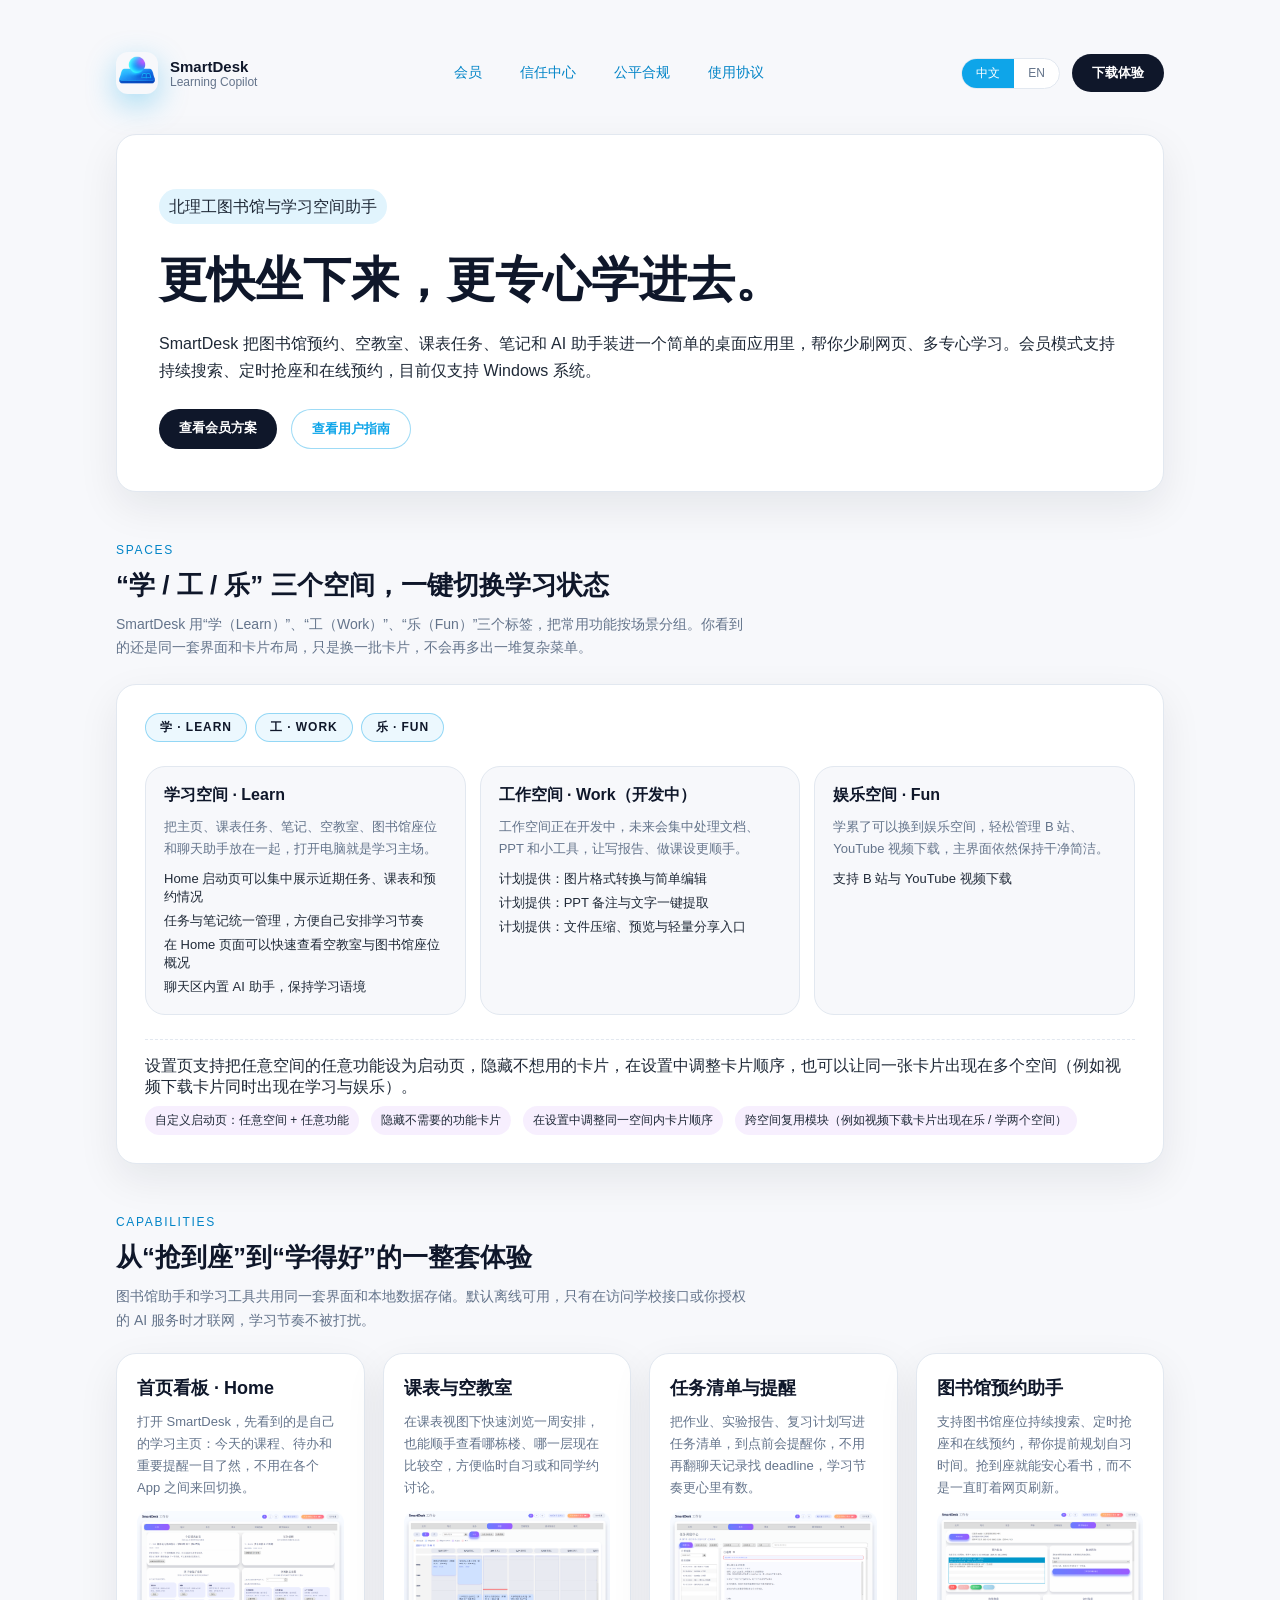
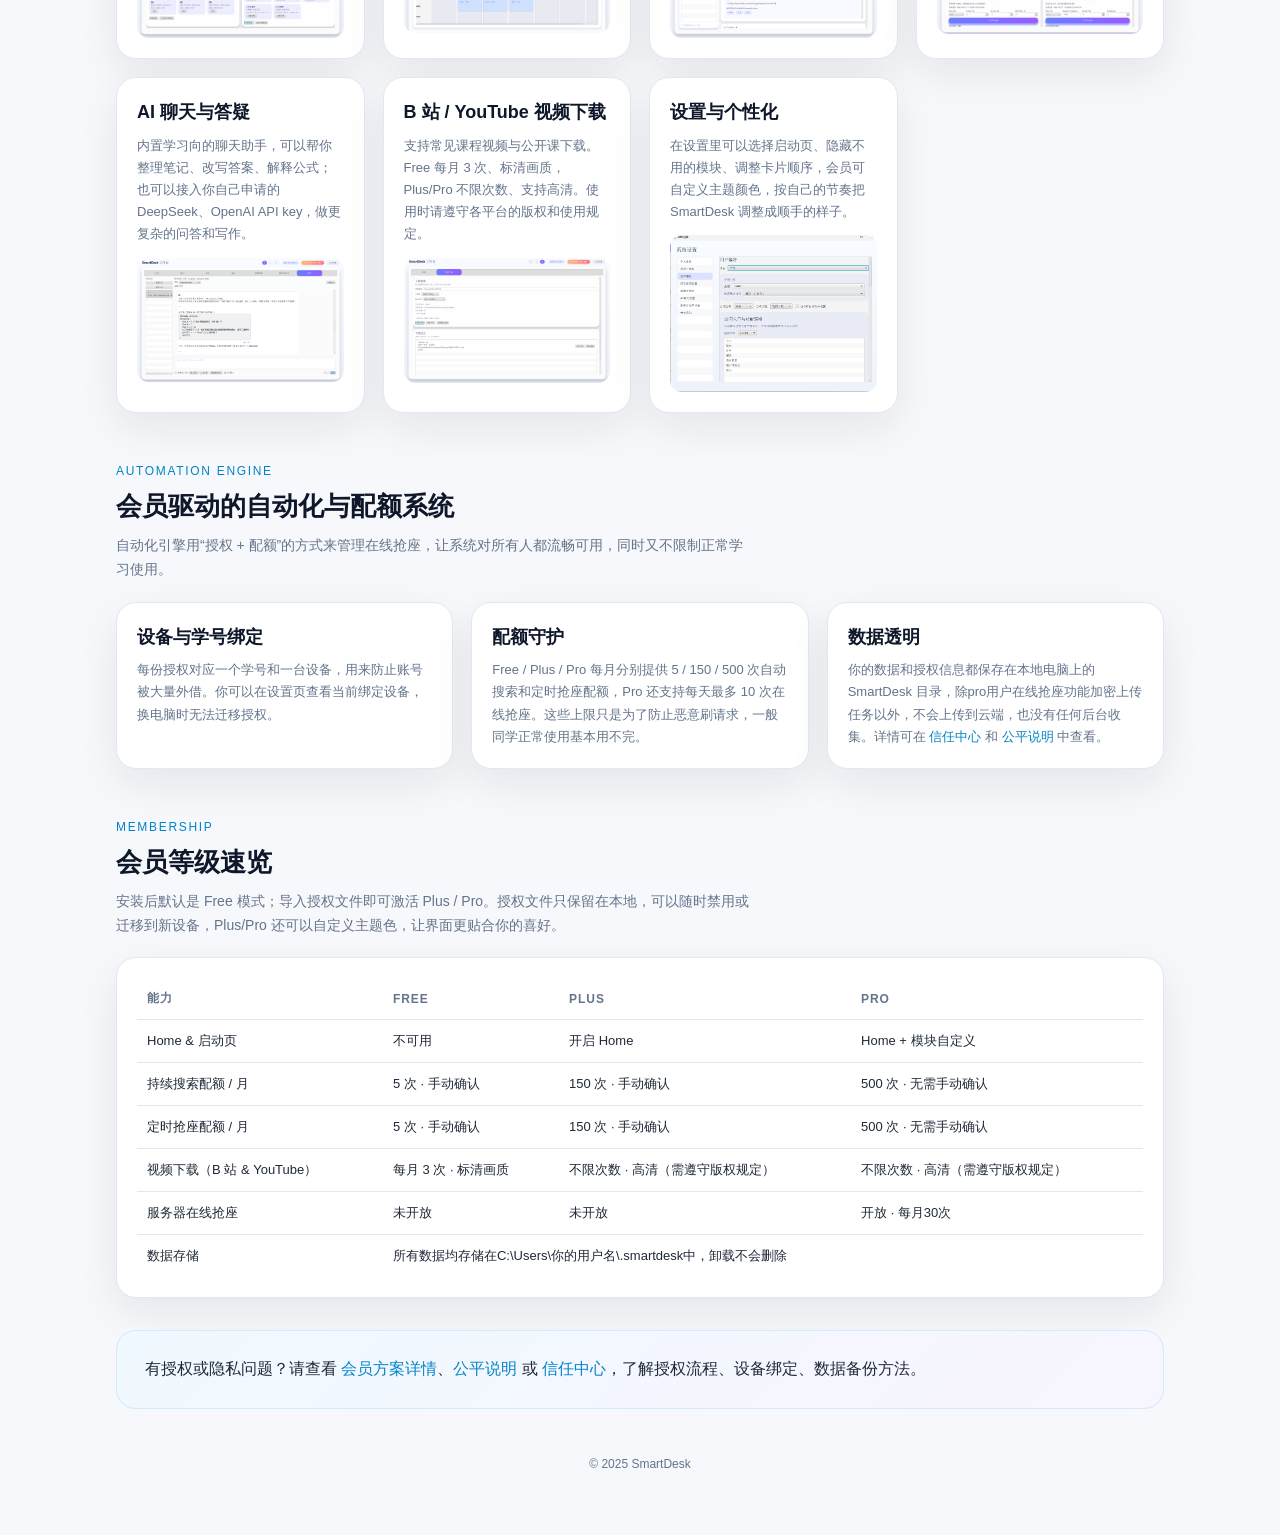
<file: index.html>
<!DOCTYPE html>
<html lang="zh-CN">
<head>
  <meta charset="UTF-8" />
  <title>SmartDesk · 北理工智能座位与学习助理</title>
  <meta name="viewport" content="width=device-width, initial-scale=1" />
  <meta
    name="description"
    content="SmartDesk 帮你在北理工更轻松地抢座、自习和管理学习任务：图书馆预约、空教室查看、任务与笔记、AI 助手，以及 B 站 / YouTube 视频下载等功能，全部集中在一个本地桌面应用中。"
  />
  <link rel="stylesheet" href="styles.css" />
</head>
<body>
  <div class="page">
    <nav class="nav">
      <div class="brand">
        <div class="logo"><img src="images/logo.png" alt="SmartDesk logo" /></div>
        <div class="brand-text">
          <strong>SmartDesk</strong>
          <span>Learning Copilot</span>
        </div>
      </div>
      <div class="nav-links">
        <a class="nav-link" href="#membership" data-lang-link-target="membership.html" data-i18n="nav.membership">会员</a>
        <a class="nav-link" href="trust-center.html" data-lang-link-target="trust-center.html" data-i18n="nav.trust">信任中心</a>
        <a class="nav-link" href="compliance.html" data-lang-link-target="compliance.html" data-i18n="nav.compliance">公平合规</a>
        <a class="nav-link" href="terms.html" data-lang-link-target="terms.html" data-i18n="nav.terms">使用协议</a>
      </div>
      <div class="nav-actions">
        <div class="language-switch" aria-label="Language switch">
          <button type="button" data-lang-toggle="zh">中文</button>
          <button type="button" data-lang-toggle="en">EN</button>
        </div>
        <a class="cta" href="https://github.com/shuangboxu/SmartDesk/releases/download/SmartDesk-v0.1.0/SmartDesk-0.1.0.exe" data-i18n="cta.download">下载体验</a>
      </div>
    </nav>

    <section class="hero">
      <div>
        <p class="pill" data-i18n="hero.pill">北理工图书馆与学习空间助手</p>
        <h1 data-i18n="hero.title">更快坐下来，更专心学进去。</h1>
        <p data-i18n="hero.description">
          SmartDesk 把图书馆预约、空教室、课表任务、笔记和 AI 助手装进一个简单的桌面应用里，
          帮你少刷网页、多专心学习。会员模式支持持续搜索、定时抢座和在线预约。
        </p>
        <div class="hero-actions">
          <a class="cta" data-lang-link-target="membership.html" data-i18n="hero.membership">查看会员方案</a>
          <a class="cta secondary" data-lang-link-target="user-guide.html" data-i18n="hero.guide">查看用户指南</a>
        </div>
      </div>
    </section>

    <!-- spaces 区域：学 / 工 / 乐，无图片 -->
    <section id="spaces" class="section">
      <div class="section-header">
        <span data-i18n="section.spaces.span">spaces</span>
        <h2 data-i18n="section.spaces.title">“学 / 工 / 乐” 三个空间，一键切换学习状态</h2>
        <p data-i18n="section.spaces.description">
          SmartDesk 用“学（Learn）”、“工（Work）”、“乐（Fun）”三个标签，把常用功能按场景分组。
          你看到的还是同一套界面和卡片布局，只是换一批卡片，不会再多出一堆复杂菜单。
        </p>
      </div>
      <div class="space-entry">
        <div class="space-preview">
          <div class="space-meta">
            <div class="space-date-row">
              <div class="space-tags">
                <span class="space-tag">学 · Learn</span>
                <span class="space-tag">工 · Work</span>
                <span class="space-tag">乐 · Fun</span>
              </div>
            </div>
          </div>

          <div class="space-cards-grid">
            <div class="space-card">
              <h3 data-i18n="space.card.learn.title">学习空间 · Learn</h3>
              <p data-i18n="space.card.learn.description">
                把主页、课表任务、笔记、空教室、图书馆座位和聊天助手放在一起，打开电脑就是学习主场。
              </p>
              <ul>
                <li data-i18n="space.card.learn.item.home">Home 启动页可以集中展示近期任务、课表和预约情况</li>
                <li data-i18n="space.card.learn.item.notes">任务与笔记统一管理，方便自己安排学习节奏</li>
                <li data-i18n="space.card.learn.item.rooms">在 Home 页面可以快速查看空教室与图书馆座位概况</li>
                <li data-i18n="space.card.learn.item.chat">聊天区内置 AI 助手，保持学习语境</li>
              </ul>
            </div>

            <div class="space-card">
              <h3 data-i18n="space.card.work.title">工作空间 · Work（开发中）</h3>
              <p data-i18n="space.card.work.description">
                工作空间正在开发中，未来会集中处理文档、PPT 和小工具，让写报告、做课设更顺手。
              </p>
              <ul>
                <li data-i18n="space.card.work.item.image">计划提供：图片格式转换与简单编辑</li>
                <li data-i18n="space.card.work.item.ppt">计划提供：PPT 备注与文字一键提取</li>
                <li data-i18n="space.card.work.item.file">计划提供：文件压缩、预览与轻量分享入口</li>
              </ul>
            </div>

            <div class="space-card">
              <h3 data-i18n="space.card.fun.title">娱乐空间 · Fun</h3>
              <p data-i18n="space.card.fun.description">
                学累了可以换到娱乐空间，轻松管理 B 站、YouTube 视频下载，主界面依然保持干净简洁。
              </p>
              <ul>
                <li data-i18n="space.card.fun.item.video">支持 B 站与 YouTube 视频下载</li>
              </ul>
            </div>
          </div>
        </div>

        <div class="space-customization">
          <p data-i18n="space.customization.description">
            设置页支持把任意空间的任意功能设为启动页，隐藏不想用的卡片，在设置中调整卡片顺序，
            也可以让同一张卡片出现在多个空间（例如视频下载卡片同时出现在学习与娱乐）。
          </p>
          <ul>
            <li data-i18n="space.customization.item.startpage">自定义启动页：任意空间 + 任意功能</li>
            <li data-i18n="space.customization.item.hide">隐藏不需要的功能卡片</li>
            <li data-i18n="space.customization.item.sort">在设置中调整同一空间内卡片顺序</li>
            <li data-i18n="space.customization.item.cross">跨空间复用模块（例如视频下载卡片出现在乐 / 学两个空间）</li>
          </ul>
        </div>
      </div>
    </section>

    <!-- 从“抢到座”到“学得好”的一整套体验：7 个小方框 + 7 张图 -->
    <section id="features" class="section">
      <div class="section-header">
        <span data-i18n="section.capabilities.span">capabilities</span>
        <h2 data-i18n="section.capabilities.title">从“抢到座”到“学得好”的一整套体验</h2>
        <p data-i18n="section.capabilities.description">
          图书馆助手和学习工具共用同一套界面和本地数据存储。默认离线可用，只有在访问学校接口或你授权的 AI 服务时才联网，学习节奏不被打扰。
        </p>
      </div>
      <div class="cards">
        <!-- Home -->
        <div class="card">
          <h3 data-i18n="feature.card.home.title">首页看板 · Home</h3>
          <p data-i18n="feature.card.home.description">
            打开 SmartDesk，先看到的是自己的学习主页：今天的课程、待办和重要提醒一目了然，不用在各个 App 之间来回切换。
          </p>
          <img
            data-img-key="home"
            src="images/home-zh.png"
            alt="Home 主页视图截图"
          />
        </div>

        <!-- 课表 & 空教室 -->
        <div class="card">
          <h3 data-i18n="feature.card.schedule.title">课表与空教室</h3>
          <p data-i18n="feature.card.schedule.description">
            在课表视图下快速浏览一周安排，也能顺手查看哪栋楼、哪一层现在比较空，方便临时自习或和同学约讨论。
          </p>
          <img
            data-img-key="schedule"
            src="images/schedule-zh.png"
            alt="课表与空教室视图截图"
          />
        </div>

        <!-- 任务 -->
        <div class="card">
          <h3 data-i18n="feature.card.tasks.title">任务清单与提醒</h3>
          <p data-i18n="feature.card.tasks.description">
            把作业、实验报告、复习计划写进任务清单，到点前会提醒你，不用再翻聊天记录找 deadline，学习节奏更心里有数。
          </p>
          <img
            data-img-key="tasks"
            src="images/tasks-zh.png"
            alt="任务清单视图截图"
          />
        </div>

        <!-- 图书馆预约 -->
        <div class="card">
          <h3 data-i18n="feature.card.library.title">图书馆预约助手</h3>
          <p data-i18n="feature.card.library.description">
            支持图书馆座位持续搜索、定时抢座和在线预约，帮你提前规划自习时间。抢到座就能安心看书，而不是一直盯着网页刷新。
          </p>
          <img
            data-img-key="library"
            src="images/library-zh.png"
            alt="图书馆预约视图截图"
          />
        </div>

        <!-- AI 聊天 -->
        <div class="card">
          <h3 data-i18n="feature.card.chat.title">AI 聊天与答疑</h3>
          <p data-i18n="feature.card.chat.description">
            内置学习向的聊天助手，可以帮你整理笔记、改写答案、解释公式；也可以接入你自己申请的 DeepSeek、OpenAI API key，做更复杂的问答和写作。
          </p>
          <img
            data-img-key="chat"
            src="images/chat-zh.png"
            alt="AI 聊天视图截图"
          />
        </div>

        <!-- 视频下载 -->
        <div class="card">
          <h3 data-i18n="feature.card.video.title">B 站 / YouTube 视频下载</h3>
          <p data-i18n="feature.card.video.description">
            支持常见课程视频与公开课下载。Free 每月 3 次、标清画质，Plus/Pro 不限次数、支持高清。使用时请遵守各平台的版权和使用规定。
          </p>
          <img
            data-img-key="video"
            src="images/video-zh.png"
            alt="视频下载视图截图"
          />
        </div>

        <!-- 设置 -->
        <div class="card">
          <h3 data-i18n="feature.card.settings.title">设置与个性化</h3>
          <p data-i18n="feature.card.settings.description">
            在设置里可以选择启动页、隐藏不用的模块、调整卡片顺序，也能查看授权信息和当前设备绑定情况，按自己的节奏把 SmartDesk 调整成顺手的样子。
          </p>
          <img
            data-img-key="settings"
            src="images/settings-zh.png"
            alt="设置页面截图"
          />
        </div>
      </div>
    </section>

    <section id="automation" class="section">
      <div class="section-header">
        <span data-i18n="section.automation.span">automation engine</span>
        <h2 data-i18n="section.automation.title">会员驱动的自动化与配额系统</h2>
        <p data-i18n="section.automation.description">
          自动化引擎用“授权 + 配额”的方式来管理在线抢座，让系统对所有人都流畅可用，同时又不限制正常学习使用。
        </p>
      </div>
      <div class="cards">
        <div class="card">
          <h3 data-i18n="automation.card.binding.title">设备与学号绑定</h3>
          <p data-i18n="automation.card.binding.description">
            每份授权对应一个学号和一台设备，用来防止账号被大量外借。你可以在设置页查看当前绑定设备，需要换电脑时也可以把授权迁移过去。
          </p>
        </div>
        <div class="card">
          <h3 data-i18n="automation.card.quota.title">配额守护</h3>
          <p data-i18n="automation.card.quota.description">
            Free / Plus / Pro 每月分别提供 5 / 150 / 500 次自动搜索和定时抢座配额，Pro 还支持每天最多 10 次在线抢座。
            这些上限只是为了防止恶意刷请求，一般同学正常使用基本用不完。
          </p>
        </div>
        <div class="card">
          <h3 data-i18n="automation.card.transparency.title">数据透明</h3>
          <p data-i18n-html="automation.card.transparency.description">
            你的数据和授权信息都保存在本地电脑上的 SmartDesk 目录，除pro用户在线抢座功能加密上传任务以外，不会上传到云端，也没有任何后台收集。
            如果遇到问题，你可以选择把日志发给开发者帮你排查。详情可在
            <a href="trust-center.html" data-lang-link-target="trust-center.html">信任中心</a>
            和 <a href="compliance.html" data-lang-link-target="compliance.html">公平说明</a> 中查看。
          </p>
        </div>
      </div>
    </section>

    <section id="membership" class="section">
      <div class="section-header">
        <span data-i18n="section.membership.span">membership</span>
        <h2 data-i18n="section.membership.title">会员等级速览</h2>
        <p data-i18n="section.membership.description">
          安装后默认是 Free 模式；导入授权文件即可激活 Plus / Pro。授权文件只保留在本地，可以随时禁用或迁移到新设备。
        </p>
      </div>
      <div class="table-wrapper">
        <table>
          <thead>
            <tr>
              <th data-i18n="table.header.capability">能力</th>
              <th data-i18n="table.header.free">Free</th>
              <th data-i18n="table.header.plus">Plus</th>
              <th data-i18n="table.header.pro">Pro</th>
            </tr>
          </thead>
          <tbody>
            <tr>
              <td data-i18n="table.row.home.title">Home & 启动页</td>
              <td data-i18n="table.row.home.free">不可用</td>
              <td data-i18n="table.row.home.plus">开启 Home</td>
              <td data-i18n="table.row.home.pro">Home + 模块自定义</td>
            </tr>
            <tr>
              <td data-i18n="table.row.search.title">持续搜索配额 / 月</td>
              <td data-i18n="table.row.search.free">5 次 · 手动确认</td>
              <td data-i18n="table.row.search.plus">150 次 · 手动确认</td>
              <td data-i18n="table.row.search.pro">500 次 · 无人值守</td>
            </tr>
            <tr>
              <td data-i18n="table.row.timed.title">定时抢座配额 / 月</td>
              <td data-i18n="table.row.timed.free">5 次 · 需在线守候</td>
              <td data-i18n="table.row.timed.plus">150 次 · 需在线守候</td>
              <td data-i18n="table.row.timed.pro">500 次 · 后台线程</td>
            </tr>
            <tr>
              <td data-i18n="table.row.video.title">视频下载（B 站 & YouTube）</td>
              <td data-i18n="table.row.video.free">每月 3 次 · 标清画质</td>
              <td data-i18n="table.row.video.plus">不限次数 · 高清（需遵守版权规定）</td>
              <td data-i18n="table.row.video.pro">不限次数 · 高清（需遵守版权规定）</td>
            </tr>
            <tr>
              <td data-i18n="table.row.online.title">在线抢座</td>
              <td data-i18n="table.row.online.free">未开放</td>
              <td data-i18n="table.row.online.plus">未开放</td>
              <td data-i18n="table.row.online.pro">开放 · 10 次/日 + 授权天数总额</td>
            </tr>
            <tr>
              <td data-i18n="table.row.data.title">数据存储</td>
              <td colspan="3" data-i18n-html="table.row.data.value">所有数据均存储在本地 SmartDesk 目录中，卸载不会删除</td>
            </tr>
          </tbody>
        </table>
      </div>
      <div class="trust" data-i18n-html="section.trust">
        有授权或隐私问题？请查看
        <a href="membership.html" data-lang-link-target="membership.html">会员方案详情</a>、
        <a href="compliance.html" data-lang-link-target="compliance.html">公平说明</a> 或
        <a href="trust-center.html" data-lang-link-target="trust-center.html">信任中心</a>，
        了解授权流程、设备绑定、数据备份方法。
      </div>
    </section>

    <footer>
      <p data-i18n="footer.text">© 2025 SmartDesk</p>
    </footer>
  </div>

  <script>
    (function() {
      const DEFAULT_LANG = 'zh';
      const LANG_PARAM = 'lang';
      const STORAGE_KEY = 'smartdesk-site-lang';
      const SUPPORTED_LANGS = ['zh', 'en'];

      const translations = {
        zh: {
          htmlLang: 'zh-CN',
          title: 'SmartDesk · 北理工智能座位与学习助理',
          descriptionMeta: 'SmartDesk 帮你在北理工更轻松地抢座、自习和管理学习任务：图书馆预约、空教室查看、任务与笔记、AI 助手，以及 B 站 / YouTube 视频下载等功能，全部集中在一个本地桌面应用中。',
          'nav.features': '特性',
          'nav.automation': '自动助手',
          'nav.membership': '会员',
          'nav.trust': '信任中心',
          'nav.compliance': '公平合规',
          'nav.terms': '使用协议',
          'cta.download': '下载体验',

          'hero.pill': '北理工图书馆与学习空间助手',
          'hero.title': '更快坐下来，更专心学进去。',
          'hero.description': 'SmartDesk 把图书馆预约、空教室、课表任务、笔记和 AI 助手装进一个简单的桌面应用里，帮你少刷网页、多专心学习。会员模式支持持续搜索、定时抢座和在线预约，目前仅支持 Windows 系统。',
          'hero.membership': '查看会员方案',
          'hero.guide': '查看用户指南',
          'hero.readme': '阅读项目说明 →',

          'section.spaces.span': 'spaces',
          'section.spaces.title': '“学 / 工 / 乐” 三个空间，一键切换学习状态',
          'section.spaces.description': 'SmartDesk 用“学（Learn）”、“工（Work）”、“乐（Fun）”三个标签，把常用功能按场景分组。你看到的还是同一套界面和卡片布局，只是换一批卡片，不会再多出一堆复杂菜单。',

          'space.card.learn.title': '学习空间 · Learn',
          'space.card.learn.description': '把主页、课表任务、笔记、空教室、图书馆座位和聊天助手放在一起，打开电脑就是学习主场。',
          'space.card.learn.item.home': 'Home 启动页可以集中展示近期任务、课表和预约情况',
          'space.card.learn.item.notes': '任务与笔记统一管理，方便自己安排学习节奏',
          'space.card.learn.item.rooms': '在 Home 页面可以快速查看空教室与图书馆座位概况',
          'space.card.learn.item.chat': '聊天区内置 AI 助手，保持学习语境',

          'space.card.work.title': '工作空间 · Work（开发中）',
          'space.card.work.description': '工作空间正在开发中，未来会集中处理文档、PPT 和小工具，让写报告、做课设更顺手。',
          'space.card.work.item.image': '计划提供：图片格式转换与简单编辑',
          'space.card.work.item.ppt': '计划提供：PPT 备注与文字一键提取',
          'space.card.work.item.file': '计划提供：文件压缩、预览与轻量分享入口',

          'space.card.fun.title': '娱乐空间 · Fun',
          'space.card.fun.description': '学累了可以换到娱乐空间，轻松管理 B 站、YouTube 视频下载，主界面依然保持干净简洁。',
          'space.card.fun.item.video': '支持 B 站与 YouTube 视频下载',

          'space.customization.description': '设置页支持把任意空间的任意功能设为启动页，隐藏不想用的卡片，在设置中调整卡片顺序，也可以让同一张卡片出现在多个空间（例如视频下载卡片同时出现在学习与娱乐）。',
          'space.customization.item.startpage': '自定义启动页：任意空间 + 任意功能',
          'space.customization.item.hide': '隐藏不需要的功能卡片',
          'space.customization.item.sort': '在设置中调整同一空间内卡片顺序',
          'space.customization.item.cross': '跨空间复用模块（例如视频下载卡片出现在乐 / 学两个空间）',

          'section.capabilities.span': 'capabilities',
          'section.capabilities.title': '从“抢到座”到“学得好”的一整套体验',
          'section.capabilities.description': '图书馆助手和学习工具共用同一套界面和本地数据存储。默认离线可用，只有在访问学校接口或你授权的 AI 服务时才联网，学习节奏不被打扰。',

          'feature.card.home.title': '首页看板 · Home',
          'feature.card.home.description': '打开 SmartDesk，先看到的是自己的学习主页：今天的课程、待办和重要提醒一目了然，不用在各个 App 之间来回切换。',

          'feature.card.schedule.title': '课表与空教室',
          'feature.card.schedule.description': '在课表视图下快速浏览一周安排，也能顺手查看哪栋楼、哪一层现在比较空，方便临时自习或和同学约讨论。',

          'feature.card.tasks.title': '任务清单与提醒',
          'feature.card.tasks.description': '把作业、实验报告、复习计划写进任务清单，到点前会提醒你，不用再翻聊天记录找 deadline，学习节奏更心里有数。',

          'feature.card.library.title': '图书馆预约助手',
          'feature.card.library.description': '支持图书馆座位持续搜索、定时抢座和在线预约，帮你提前规划自习时间。抢到座就能安心看书，而不是一直盯着网页刷新。',

          'feature.card.chat.title': 'AI 聊天与答疑',
          'feature.card.chat.description': '内置学习向的聊天助手，可以帮你整理笔记、改写答案、解释公式；也可以接入你自己申请的 DeepSeek、OpenAI API key，做更复杂的问答和写作。',

          'feature.card.video.title': 'B 站 / YouTube 视频下载',
          'feature.card.video.description': '支持常见课程视频与公开课下载。Free 每月 3 次、标清画质，Plus/Pro 不限次数、支持高清。使用时请遵守各平台的版权和使用规定。',

          'feature.card.settings.title': '设置与个性化',
          'feature.card.settings.description': '在设置里可以选择启动页、隐藏不用的模块、调整卡片顺序，会员可自定义主题颜色，按自己的节奏把 SmartDesk 调整成顺手的样子。',

          'section.automation.span': 'automation engine',
          'section.automation.title': '会员驱动的自动化与配额系统',
          'section.automation.description': '自动化引擎用“授权 + 配额”的方式来管理在线抢座，让系统对所有人都流畅可用，同时又不限制正常学习使用。',

          'automation.card.binding.title': '设备与学号绑定',
          'automation.card.binding.description': '每份授权对应一个学号和一台设备，用来防止账号被大量外借。你可以在设置页查看当前绑定设备，换电脑时无法迁移授权。',

          'automation.card.quota.title': '配额守护',
          'automation.card.quota.description': 'Free / Plus / Pro 每月分别提供 5 / 150 / 500 次自动搜索和定时抢座配额，Pro 还支持每天最多 10 次在线抢座。这些上限只是为了防止恶意刷请求，一般同学正常使用基本用不完。',

          'automation.card.transparency.title': '数据透明',
          'automation.card.transparency.description': '你的数据和授权信息都保存在本地电脑上的 SmartDesk 目录，除pro用户在线抢座功能加密上传任务以外，不会上传到云端，也没有任何后台收集。详情可在 <a href="trust-center.html" data-lang-link-target="trust-center.html">信任中心</a> 和 <a href="compliance.html" data-lang-link-target="compliance.html">公平说明</a> 中查看。',

          'section.membership.span': 'membership',
          'section.membership.title': '会员等级速览',
          'section.membership.description': '安装后默认是 Free 模式；导入授权文件即可激活 Plus / Pro。授权文件只保留在本地，可以随时禁用或迁移到新设备，Plus/Pro 还可以自定义主题色，让界面更贴合你的喜好。',

          'table.header.capability': '能力',
          'table.header.free': 'Free',
          'table.header.plus': 'Plus',
          'table.header.pro': 'Pro',

          'table.row.home.title': 'Home & 启动页',
          'table.row.home.free': '不可用',
          'table.row.home.plus': '开启 Home',
          'table.row.home.pro': 'Home + 模块自定义',

          'table.row.search.title': '持续搜索配额 / 月',
          'table.row.search.free': '5 次 · 手动确认',
          'table.row.search.plus': '150 次 · 手动确认',
          'table.row.search.pro': '500 次 · 无需手动确认',

          'table.row.timed.title': '定时抢座配额 / 月',
          'table.row.timed.free': '5 次 · 手动确认',
          'table.row.timed.plus': '150 次 · 手动确认',
          'table.row.timed.pro': '500 次 · 无需手动确认',

          'table.row.video.title': '视频下载（B 站 & YouTube）',
          'table.row.video.free': '每月 3 次 · 标清画质',
          'table.row.video.plus': '不限次数 · 高清（需遵守版权规定）',
          'table.row.video.pro': '不限次数 · 高清（需遵守版权规定）',

          'table.row.online.title': '服务器在线抢座',
          'table.row.online.free': '未开放',
          'table.row.online.plus': '未开放',
          'table.row.online.pro': '开放 · 每月30次',

          'table.row.data.title': '数据存储',
          'table.row.data.value': '所有数据均存储在C:\\Users\\你的用户名\\.smartdesk中，卸载不会删除',

          'section.trust': '有授权或隐私问题？请查看 <a href="membership.html" data-lang-link-target="membership.html">会员方案详情</a>、<a href="compliance.html" data-lang-link-target="compliance.html">公平说明</a> 或 <a href="trust-center.html" data-lang-link-target="trust-center.html">信任中心</a>，了解授权流程、设备绑定、数据备份方法。',

          'footer.text': '© 2025 SmartDesk',
          'footer.link.membership': '会员方案',
          'footer.link.trust': '信任中心'
        },
        en: {
          htmlLang: 'en',
          title: 'SmartDesk · BIT Intelligent Seat & Study Assistant',
          descriptionMeta: 'SmartDesk helps BIT students grab seats, find study rooms and manage study tasks more easily: library bookings, vacant classrooms, tasks & notes, AI assistant and Bilibili / YouTube downloads, all in one local desktop app.',
          'nav.features': 'Features',
          'nav.automation': 'Automation',
          'nav.membership': 'Membership',
          'nav.trust': 'Trust Center',
          'nav.compliance': 'Compliance',
          'nav.terms': 'Terms',
          'cta.download': 'Download',

          'hero.pill': 'BIT Library & Study Space Copilot',
          'hero.title': 'Sit down faster, focus deeper.',
          'hero.description': 'SmartDesk puts library bookings, vacant classrooms, schedule & tasks, notes and an AI assistant into a single desktop app so you spend less time refreshing pages and more time actually studying. Membership tiers unlock continuous search, scheduled grabs and online reservations. Currently only Windows systems are supported.',
          'hero.membership': 'View membership tiers',
          'hero.guide': 'User guide',
          'hero.readme': 'Read the project README →',

          'section.spaces.span': 'spaces',
          'section.spaces.title': 'Three spaces — Learn / Work / Fun — one tap to change your mode',
          'section.spaces.description': 'SmartDesk groups tools into “Learn”, “Work” and “Fun” tags. You still use the same clean navigation and card layout; each scene just swaps cards instead of adding more menus.',

          'space.card.learn.title': 'Learning space · Learn',
          'space.card.learn.description': 'Home, schedule & tasks, notes, vacant classrooms, library seats and chat live together so your laptop opens directly into a study hub.',
          'space.card.learn.item.home': 'The Home view can surface upcoming tasks, schedule and booking status in one place',
          'space.card.learn.item.notes': 'Tasks and notes are managed together so you can plan your own pace',
          'space.card.learn.item.rooms': 'The Home page gives a quick overview of vacant classrooms and library seats',
          'space.card.learn.item.chat': 'The chat area embeds an AI assistant that stays in study mode',

          'space.card.work.title': 'Work space · Work (in development)',
          'space.card.work.description': 'The Work space is under active development and will gather document, slide and utility tools to make reports and projects easier.',
          'space.card.work.item.image': 'Planned: image format conversion and simple editing',
          'space.card.work.item.ppt': 'Planned: one-click PPT note and text extraction',
          'space.card.work.item.file': 'Planned: file compression, preview and lightweight sharing',

          'space.card.fun.title': 'Fun space · Fun',
          'space.card.fun.description': 'When you need a break, switch to Fun to manage Bilibili and YouTube downloads while keeping the main UI tidy.',
          'space.card.fun.item.video': 'Built-in support for Bilibili & YouTube downloads',

          'space.customization.description': 'Settings let you pick any space and feature as the launch view, hide cards you do not need, adjust their order, and even surface the same card in multiple spaces (for example, show the download card in both Learn and Fun).',
          'space.customization.item.startpage': 'Custom launch page: any space + any feature',
          'space.customization.item.hide': 'Hide cards you do not need',
          'space.customization.item.sort': 'Adjust card order per space in Settings',
          'space.customization.item.cross': 'Share modules across spaces (e.g. show the download card in both Learn and Fun)',

          'section.capabilities.span': 'capabilities',
          'section.capabilities.title': 'One flow from “got a seat” to “studied well”',
          'section.capabilities.description': 'The library assistant and learning tools share a unified UI and local storage. Everything works offline by default; we only go online for campus APIs or AI services that you explicitly enable.',

          'feature.card.home.title': 'Home dashboard · Home',
          'feature.card.home.description': 'When you open SmartDesk, you land on your study home: today’s classes, to-dos and key reminders in one place, without juggling multiple apps.',

          'feature.card.schedule.title': 'Schedule & Free rooms',
          'feature.card.schedule.description': 'The schedule view shows your week at a glance and lets you quickly check which buildings and floors are relatively free for impromptu study or group discussion.',

          'feature.card.tasks.title': 'Task list & reminders',
          'feature.card.tasks.description': 'Put assignments, lab reports and revision plans into the task list so reminders arrive before the deadline, instead of digging through chat history to find dates.',

          'feature.card.library.title': 'Library booking assistant',
          'feature.card.library.description': 'Supports continuous searches, scheduled grabs and online reservations for library seats so you can plan study time in advance instead of camping a web page.',

          'feature.card.chat.title': 'AI chat & Q&A',
          'feature.card.chat.description': 'The built-in study-oriented assistant helps tidy notes, rewrite answers and explain formulas. You can also hook up your own DeepSeek or OpenAI account for heavier Q&A and writing tasks.',

          'feature.card.video.title': 'Bilibili / YouTube downloads',
          'feature.card.video.description': 'Download common course videos and open classes. Free offers 3 downloads per month in SD; Plus/Pro are unlimited with HD available. Please respect copyright and platform terms.',

          'feature.card.settings.title': 'Settings & personalization',
          'feature.card.settings.description': 'In Settings you can pick the launch page, hide modules you do not use, reorder cards and review your license and device binding so SmartDesk fits your own workflow.',

          'section.automation.span': 'automation engine',
          'section.automation.title': 'Quota-aware automation driven by membership',
          'section.automation.description': 'The automation engine uses licenses and clear quotas to manage online bookings so the system stays smooth for everyone without limiting normal study usage.',

          'automation.card.binding.title': 'Device & ID binding',
          'automation.card.binding.description': 'Each license is linked to one campus ID and one device to avoid massive account sharing. You can see the current device in Settings and move your license when you change machines.',

          'automation.card.quota.title': 'Quota guard',
          'automation.card.quota.description': 'Free / Plus / Pro offer 5 / 150 / 500 monthly slots for automatic search and scheduled bookings, with Pro also allowing up to 10 online grabs per day. These limits mainly prevent abuse; normal usage is very unlikely to hit them.',

          'automation.card.transparency.title': 'Data transparency',
          'automation.card.transparency.description': 'Your data and license info stay on your own computer in the SmartDesk folder. Nothing is uploaded silently and there is no hidden collection. If you run into issues, you can choose to share logs with the developer for troubleshooting. See the <a href="trust-center.html" data-lang-link-target="trust-center.html">Trust Center</a> and <a href="compliance.html" data-lang-link-target="compliance.html">Compliance</a> pages for details.',

          'section.membership.span': 'membership',
          'section.membership.title': 'Membership tiers at a glance',
          'section.membership.description': 'By default you start in Free mode; importing a license file activates Plus or Pro. Licenses stay on your machine and can be disabled or moved to a new device at any time. Plus/Pro can customize theme colors so the UI fits your workflow.',

          'table.header.capability': 'Capability',
          'table.header.free': 'Free',
          'table.header.plus': 'Plus',
          'table.header.pro': 'Pro',

          'table.row.home.title': 'Home & launch view',
          'table.row.home.free': 'Unavailable',
          'table.row.home.plus': 'Home enabled',
          'table.row.home.pro': 'Home + customizable modules',

          'table.row.search.title': 'Continuous search quota / month',
          'table.row.search.free': '5 attempts · manual confirm',
          'table.row.search.plus': '150 attempts · manual confirm',
          'table.row.search.pro': '500 attempts · unattended',

          'table.row.timed.title': 'Scheduled grab quota / month',
          'table.row.timed.free': '5 schedules · must stay online',
          'table.row.timed.plus': '150 schedules · must stay online',
          'table.row.timed.pro': '500 schedules · background thread',

          'table.row.video.title': 'Video downloads (Bilibili & YouTube)',
          'table.row.video.free': '3 downloads / month · SD only',
          'table.row.video.plus': 'Unlimited · HD available (respect copyright)',
          'table.row.video.pro': 'Unlimited · HD available (respect copyright)',

          'table.row.online.title': 'Online grabs',
          'table.row.online.free': 'Not available',
          'table.row.online.plus': 'Not available',
          'table.row.online.pro': 'Available · 10/day + remaining days total',

          'table.row.data.title': 'Data storage',
          'table.row.data.value': 'All data stays in the local SmartDesk folder; uninstalling does not delete it.',

          'section.trust': 'Questions about authorization or privacy? Visit the <a href="membership.html" data-lang-link-target="membership.html">membership details</a>, <a href="compliance.html" data-lang-link-target="compliance.html">compliance statement</a> or <a href="trust-center.html" data-lang-link-target="trust-center.html">Trust Center</a> for license workflow, device binding and backup tips.',

          'footer.text': '© 2025 SmartDesk',
          'footer.link.membership': 'Membership',
          'footer.link.trust': 'Trust Center'
        }
      };

      function resolveLanguage() {
        const param = new URLSearchParams(window.location.search).get(LANG_PARAM);
        if (param && SUPPORTED_LANGS.includes(param.toLowerCase())) {
          return param.toLowerCase();
        }
        const stored = localStorage.getItem(STORAGE_KEY);
        if (stored && SUPPORTED_LANGS.includes(stored)) {
          return stored;
        }
        return DEFAULT_LANG;
      }

      function setLanguage(lang) {
        if (!SUPPORTED_LANGS.includes(lang)) {
          lang = DEFAULT_LANG;
        }
        const dictionary = translations[lang];
        if (!dictionary) {
          return;
        }

        document.documentElement.lang = dictionary.htmlLang || (lang === 'en' ? 'en' : 'zh-CN');
        document.title = dictionary.title;
        const descriptionMeta = document.querySelector('meta[name="description"]');
        if (descriptionMeta && dictionary.descriptionMeta) {
          descriptionMeta.setAttribute('content', dictionary.descriptionMeta);
        }

        document.querySelectorAll('[data-i18n]').forEach((node) => {
          const key = node.getAttribute('data-i18n');
          if (key && dictionary[key]) {
            node.textContent = dictionary[key];
          }
        });

        document.querySelectorAll('[data-i18n-html]').forEach((node) => {
          const key = node.getAttribute('data-i18n-html');
          if (key && dictionary[key]) {
            node.innerHTML = dictionary[key];
          }
        });

        document.querySelectorAll('[data-lang-toggle]').forEach((button) => {
          button.classList.toggle('is-active', button.getAttribute('data-lang-toggle') === lang);
        });

        document.querySelectorAll('[data-lang-link-target]').forEach((link) => {
          const target = link.getAttribute('data-lang-link-target');
          if (!target) return;
          let cleanTarget = target;
          if (cleanTarget.includes('?')) {
            cleanTarget = cleanTarget.split('?')[0];
          }
          link.setAttribute('href', cleanTarget + '?lang=' + lang);
        });

        // 切换截图：images/{key}-{lang}.png
        document.querySelectorAll('[data-img-key]').forEach((img) => {
          const key = img.getAttribute('data-img-key');
          if (!key) return;
          img.setAttribute('src', 'images/' + key + '-' + lang + '.png');
        });

        const url = new URL(window.location.href);
        if (url.searchParams.get(LANG_PARAM) !== lang) {
          url.searchParams.set(LANG_PARAM, lang);
          window.history.replaceState(null, '', url.toString());
        }

        localStorage.setItem(STORAGE_KEY, lang);
      }

      document.querySelectorAll('[data-lang-toggle]').forEach((button) => {
        button.addEventListener('click', () => {
          const chosen = button.getAttribute('data-lang-toggle');
          if (!chosen) return;
          setLanguage(chosen);
        });
      });

      setLanguage(resolveLanguage());
    })();
  </script>
</body>
</html>
</file>
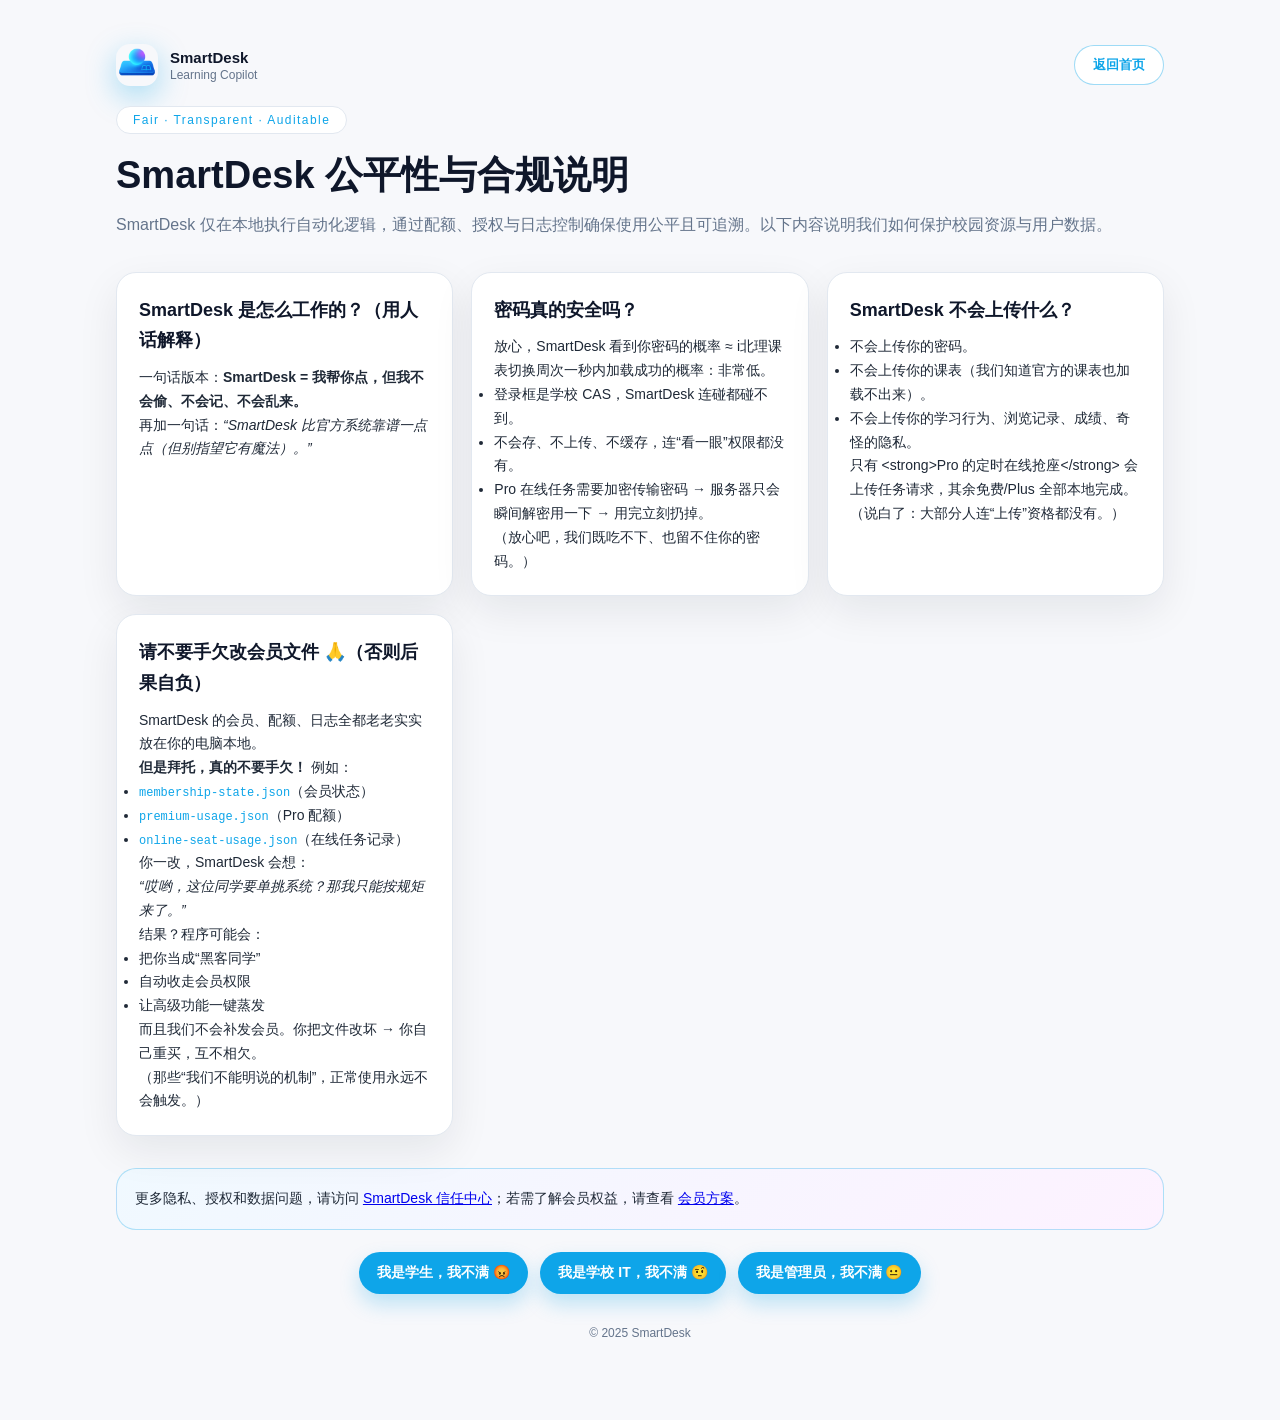
<file: compliance.html>
<!DOCTYPE html>
<html lang="zh-CN">
<head>
  <meta charset="UTF-8" />
  <title>SmartDesk 公平合规</title>
  <meta name="viewport" content="width=device-width, initial-scale=1" />
  <meta name="description" content="说明 SmartDesk 如何保持公平、避免违规，并通过配额与授权保障校园资源。" />
  <style>
    :root {
      --bg: #f7f8fb;
      --surface: #ffffff;
      --text-strong: #0f172a;
      --text: #1f2937;
      --text-soft: #64748b;
      --border: #e2e8f0;
      --primary: #0ea5e9;
      --radius: 20px;
      --shadow: 0 15px 40px rgba(15, 23, 42, 0.08);
    }

    * {
      box-sizing: border-box;
      margin: 0;
      padding: 0;
    }

    body {
      font-family: "Inter", "Segoe UI", -apple-system, BlinkMacSystemFont, sans-serif;
      background: var(--bg);
      color: var(--text);
      min-height: 100vh;
    }

    .page {
      max-width: 1080px;
      margin: 0 auto;
      padding: 32px 16px 80px;
    }

    .nav {
      display: flex;
      align-items: center;
      justify-content: space-between;
      padding: 12px 0 20px;
    }

    .brand {
      display: flex;
      align-items: center;
      gap: 12px;
    }

    .logo {
      width: 42px;
      height: 42px;
      border-radius: 14px;
      overflow: hidden;
      box-shadow: 0 10px 30px rgba(14, 165, 233, 0.35);
    }

    .logo img {
      width: 100%;
      height: 100%;
      object-fit: cover;
      display: block;
    }

    .brand-text {
      display: flex;
      flex-direction: column;
      gap: 2px;
    }

    .brand-text strong {
      color: var(--text-strong);
      font-size: 15px;
    }

    .brand-text span {
      color: var(--text-soft);
      font-size: 12px;
    }

    .nav-actions {
      display: flex;
      align-items: center;
    }

    .return-link {
      padding: 10px 18px;
      border-radius: 999px;
      border: 1px solid rgba(14,165,233,0.4);
      background: #fff;
      color: var(--primary);
      font-size: 13px;
      font-weight: 600;
      text-decoration: none;
      display: inline-flex;
      align-items: center;
      gap: 6px;
      transition: background 0.16s ease, box-shadow 0.16s ease, transform 0.1s ease;
    }

    .return-link:hover {
      background: rgba(14,165,233,0.08);
      text-decoration: none;
      box-shadow: 0 8px 24px rgba(15,23,42,0.08);
      transform: translateY(-0.5px);
    }

    h1 {
      margin-top: 16px;
      font-size: clamp(28px, 4vw, 38px);
      color: var(--text-strong);
    }

    .page-header {
      display: flex;
      justify-content: space-between;
      gap: 16px;
      align-items: flex-start;
      flex-wrap: wrap;
      margin-bottom: 32px;
    }

    .kicker {
      display: inline-flex;
      padding: 6px 16px;
      border-radius: 999px;
      border: 1px solid var(--border);
      background: #fff;
      letter-spacing: 0.12em;
      color: var(--primary);
      font-size: 12px;
    }

    .hero p {
      margin-top: 10px;
      color: var(--text-soft);
      line-height: 1.8;
    }

    .grid {
      display: grid;
      gap: 18px;
      margin-top: 28px;
      grid-template-columns: repeat(auto-fit, minmax(280px, 1fr));
    }

    .card {
      background: var(--surface);
      border: 1px solid var(--border);
      border-radius: var(--radius);
      padding: 22px;
      box-shadow: var(--shadow);
      line-height: 1.7;
      font-size: 14px;
    }

    .card h2 {
      font-size: 18px;
      color: var(--text-strong);
      margin-bottom: 10px;
    }

    code {
      color: var(--primary);
      font-size: 12px;
    }

    .section p {
      color: var(--text-soft);
      line-height: 1.7;
      margin-top: 10px;
    }

    .callout {
      margin-top: 32px;
      padding: 18px;
      border-radius: var(--radius);
      border: 1px solid rgba(14, 165, 233, 0.3);
      background: linear-gradient(135deg, #f0f9ff, #fdf2ff);
      color: var(--text);
      line-height: 1.7;
      font-size: 14px;
    }

    .feedback-row {
      margin-top: 22px;
      display: flex;
      flex-wrap: wrap;
      justify-content: center;
      gap: 12px;
    }

    .feedback-button {
      border: 0;
      padding: 12px 18px;
      border-radius: 999px;
      background: #0ea5e9;
      color: #fff;
      font-weight: 600;
      font-size: 14px;
      box-shadow: 0 10px 20px rgba(14, 165, 233, 0.25);
      cursor: pointer;
      transition: transform .2s ease, box-shadow .2s ease;
    }

    .feedback-button:hover {
      transform: translateY(-2px);
      box-shadow: 0 14px 24px rgba(14, 165, 233, 0.35);
    }

    .feedback-modal {
      position: fixed;
      inset: 0;
      background: rgba(15, 23, 42, 0.6);
      display: flex;
      align-items: center;
      justify-content: center;
      padding: 24px;
      opacity: 0;
      pointer-events: none;
      transition: opacity .2s ease;
      z-index: 40;
    }

    .feedback-modal.is-visible {
      opacity: 1;
      pointer-events: all;
    }

    .modal-card {
      width: min(560px, 100%);
      background: var(--surface);
      border-radius: var(--radius);
      padding: 28px;
      position: relative;
      box-shadow: 0 25px 40px rgba(15, 23, 42, 0.25);
      max-height: 80vh;
      overflow-y: auto;
      line-height: 1.8;
      font-size: 15px;
    }

    .modal-title {
      margin-bottom: 12px;
      font-size: 20px;
      color: var(--text-strong);
    }

    .modal-body p {
      margin-bottom: 12px;
    }

    .modal-body ul {
      margin-bottom: 12px;
      padding-left: 20px;
    }

    .modal-close {
      position: absolute;
      top: 12px;
      right: 12px;
      border: none;
      background: transparent;
      font-size: 24px;
      cursor: pointer;
      color: var(--text-soft);
    }

    .footer {
      margin-top: 32px;
      text-align: center;
      font-size: 12px;
      color: var(--text-soft);
    }
  </style>
</head>
<body>
  <div class="page">
    <nav class="nav">
      <div class="brand">
        <div class="logo"><img src="images/logo.png" alt="SmartDesk logo" /></div>
        <div class="brand-text">
          <strong>SmartDesk</strong>
          <span>Learning Copilot</span>
        </div>
      </div>
      <div class="nav-actions">
        <a class="return-link" href="index.html" data-lang-link-target="index.html" data-i18n="return.home">返回首页</a>
      </div>
    </nav>

    <header class="page-header">
      <div class="hero">
        <div class="kicker" data-i18n="hero.kicker">Fair · Transparent · Auditable</div>
        <h1 data-i18n="hero.title">SmartDesk 公平性与合规说明</h1>
        <p data-i18n="hero.subtitle">SmartDesk 仅在本地执行自动化逻辑，通过配额、授权与日志控制确保使用公平且可追溯。以下内容说明我们如何保护校园资源与用户数据。</p>
      </div>
    </header>

    <section class="grid">
      <article class="card">
        <h2 data-i18n="card1.title">SmartDesk 是怎么工作的？（用人话解释）</h2>
        <p data-i18n-html="card1.body">一句话版本：<strong>SmartDesk = 我帮你点，但我不会偷、不会记、不会乱来。</strong></p>
        <p data-i18n-html="card1.extra">再加一句话：<em>“SmartDesk 比官方系统靠谱一点点（但别指望它有魔法）。”</em></p>
      </article>
      <article class="card">
        <h2 data-i18n="card2.title">密码真的安全吗？</h2>
        <p data-i18n-html="card2.body">放心，SmartDesk 看到你密码的概率 ≈ i北理课表切换周次一秒内加载成功的概率：非常低。</p>
        <ul>
          <li data-i18n="card2.list1">登录框是学校 CAS，SmartDesk 连碰都碰不到。</li>
          <li data-i18n="card2.list2">不会存、不上传、不缓存，连“看一眼”权限都没有。</li>
          <li data-i18n="card2.list3">Pro 在线任务需要加密传输密码 → 服务器只会瞬间解密用一下 → 用完立刻扔掉。</li>
        </ul>
        <p data-i18n="card2.foot">（放心吧，我们既吃不下、也留不住你的密码。）</p>
      </article>
      <article class="card">
        <h2 data-i18n="card3.title">SmartDesk 不会上传什么？</h2>
        <ul>
          <li data-i18n="card3.list1">不会上传你的密码。</li>
          <li data-i18n="card3.list2">不会上传你的课表（我们知道官方的课表也加载不出来）。</li>
          <li data-i18n="card3.list3">不会上传你的学习行为、浏览记录、成绩、奇怪的隐私。</li>
        </ul>
        <p data-i18n="card3.body">只有 <strong>Pro 的定时在线抢座</strong> 会上传任务请求，其余免费/Plus 全部本地完成。</p>
        <p data-i18n="card3.foot">（说白了：大部分人连“上传”资格都没有。）</p>
      </article>
      <article class="card">
        <h2 data-i18n="card4.title">请不要手欠改会员文件 🙏（否则后果自负）</h2>
        <p data-i18n="card4.body">SmartDesk 的会员、配额、日志全都老老实实放在你的电脑本地。</p>
        <p data-i18n-html="card4.sub"><strong>但是拜托，真的不要手欠！</strong> 例如：</p>
        <ul>
          <li data-i18n-html="card4.list1"></li>
          <li data-i18n-html="card4.list2"></li>
          <li data-i18n-html="card4.list3"></li>
        </ul>
        <p data-i18n="card4.consequence">你一改，SmartDesk 会想：</p>
        <p data-i18n-html="card4.emotion"></p>
        <p data-i18n="card4.result">结果？程序可能会：</p>
        <ul>
          <li data-i18n="card4.result1">把你当成“黑客同学”</li>
          <li data-i18n="card4.result2">自动收走会员权限</li>
          <li data-i18n="card4.result3">让高级功能一键蒸发</li>
        </ul>
        <p data-i18n="card4.final">而且我们不会补发会员。你把文件改坏 → 你自己重买，互不相欠。</p>
        <p data-i18n="card4.end">（那些“我们不能明说的机制”，正常使用永远不会触发。）</p>
      </article>
    </section>

    <div class="callout" data-i18n-html="callout.text"></div>

    <div class="feedback-row">
      <button type="button" class="feedback-button" data-target="student" data-i18n="feedback.student">我是学生，我不满 😡</button>
      <button type="button" class="feedback-button" data-target="it" data-i18n="feedback.it">我是学校 IT，我不满 🤨</button>
      <button type="button" class="feedback-button" data-target="admin" data-i18n="feedback.admin">我是管理员，我不满 😐</button>
    </div>

    <div class="footer" data-i18n-html="footer.text"></div>
  </div>

  <div id="feedback-modal" class="feedback-modal" aria-hidden="true">
    <div class="modal-card" role="dialog" aria-modal="true" aria-labelledby="modal-title">
      <button class="modal-close" aria-label="关闭">×</button>
      <h3 id="modal-title" class="modal-title"></h3>
      <div class="modal-body"></div>
    </div>
  </div>

  <script>
    (function() {
      const DEFAULT_LANG = 'zh';
      const LANG_PARAM = 'lang';
      const STORAGE_KEY = 'smartdesk-site-lang';
      const SUPPORTED_LANGS = ['zh', 'en'];

      const modalTemplates = {
        zh: {
          student: {
            title: '我是学生，我不满 😡',
            body: `<p>😡 我也是学生，你凭什么收费？而且还闭源？</p>
              <p><strong>首先说收费：</strong>SmartDesk 不是写完就能放着不管的小脚本，而是：</p>
              <ul>
                <li>需要云服务器（不是免费的）</li>
                <li>要维护防刷机制、并发队列、故障恢复</li>
                <li>学校系统哪天抽风，我这边就必须连夜修</li>
              </ul>
              <p>换句话说：</p>
              <p>如果不收费，这个项目一周就烂掉；如果收费，才能稳定、能维护、不炸、不中断。</p>
              <p><strong>然后说闭源：</strong>这个决定不是“神秘主义”，更不是“不给大家学习”。</p>
              <p>是因为：</p>
              <ul>
                <li>一旦开源，会出现各种魔改版、违规版、暴力刷版</li>
                <li>这些版本滥用接口 → 学校封端口 → 全体陪葬</li>
                <li>开源意味着公开所有逻辑，包括安全验证、风控、请求模式</li>
                <li>会给“代课代测、违规抢座”这些人提供现成漏洞</li>
              </ul>
              <p>你肯定也不希望有一天 SmartDesk 被别人改成：“批量占座”的神器，最后把大家都害惨。</p>
              <p><strong>SmartDesk 闭源不是为了“神秘”，而是为了：</strong></p>
              <p>不让任何人把你的校园账号拿去做危险操作。</p>
              <p>最后重复一句：</p>
              <p>你可以不用 SmartDesk，但它的成本和开源后的风险真实存在。收费和闭源，是为了把它做成“可用、稳定、不会坑你的东西”。</p>`
          },
          it: {
            title: '我是学校 IT，我不满 🤨',
            body: `<p>🤨 老师您好，我知道 SmartDesk 让您有点不舒服。</p>
              <p>但先说一句公道话：SmartDesk 不是反学校系统，而是学生在被动经历过：</p>
              <ul>
                <li>年年物理实验抢课的“高并发灾难现场”</li>
                <li>i北理切换课表一转就转半天</li>
                <li>空闲教室查询入口像密室逃脱</li>
                <li>图书馆昏暗区长期“不修不动”</li>
              </ul>
              <p>SmartDesk 不跳权限、不破坏系统、不做违规行为，只是在可用的范围里让流程顺一点。</p>
              <p>如果学校系统变得足够稳定快速，SmartDesk 会自然失业——说实话，那是我会真心高兴的一天。</p>
              <p>我们不是对抗 IT，我们只是学生体验的“体温计”。体温太高时，体温计不舒服，但它不是发烧的原因。</p>`
          },
          admin: {
            title: '我是管理员，我不满 😐',
            body: `<p>😐 管理员老师您好，这里是学生侧的一个吐槽窗口。</p>
              <p>先说 SmartDesk：</p>
              <ul>
                <li>不越权、不刷席、不代课、不代测</li>
                <li>合法登录、合法查询、合法预约</li>
                <li>做的只是把“本来就允许的操作”变顺滑一点</li>
              </ul>
              <p>但如果要说“需要重点治理的对象”，SmartDesk 绝对排不上号。</p>
              <p>校园里长期存在的真正风险是：</p>
              <ul>
                <li>代课、代签到：公开报价“45 分钟 18 元”</li>
                <li>代体测、代跑步：微信小广告多到像一门正规生意</li>
                <li>违规占座、批量占座：影响公共资源公平</li>
              </ul>
              <p>这些才是最该优先处理的问题，而不是一个只让学生自己使用、不会帮别人违规的小工具。</p>
              <p>SmartDesk 的存在反而说明：学生愿意按规则做事，只是规则执行体验太差。</p>
              <p>如果学校把官方系统做得更快、更稳、更好——你甚至不用下达“整改通知”，SmartDesk 会自动退休。</p>
              <p>它并不是负担，它只是学生在说：“我们愿意遵守规则，只希望规则也对我们友好一点。”</p>`
          }
        },
        en: {
          student: {
            title: 'I’m a student, I’m upset 😡',
            body: `<p>😡 I’m also a student—why pay for this, and why is it closed-source?</p>
              <p><strong>First, the fee:</strong> SmartDesk isn’t a one-off script; it requires:</p>
              <ul>
                <li>cloud servers (which cost money)</li>
                <li>maintenance for anti-abuse, concurrency and failovers</li>
                <li>night-time fixes whenever the school API misbehaves</li>
              </ul>
              <p>In other words: without charging, the project dies in days. Charging keeps it stable, maintainable and reliable.</p>
              <p><strong>Why closed-source?</strong> Not secrecy—protection.</p>
              <p>Because:</p>
              <ul>
                <li>open source breeds hacked, rule-breaking versions</li>
                <li>those versions abuse the API → the school blocks the port → everyone suffers</li>
                <li>publishing all the security details hands attackers the keys</li>
                <li>it empowers services selling bulk seat grabbing</li>
              </ul>
              <p>No one wants SmartDesk to become a mass seat grabber that wrecks campus resources.</p>
              <p><strong>Protecting your data is the goal:</strong></p>
              <p>Keeping your campus account from being weaponized.</p>
              <p>So again:</p>
              <p>You can skip SmartDesk, but the cost and risk are real. Charging and closed-source keep it usable, stable and safe.</p>`
          },
          it: {
            title: 'I’m campus IT, I’m worried 🤨',
            body: `<p>🤨 Dear staff, I know SmartDesk might feel uncomfortable.</p>
              <p>But honestly: SmartDesk isn’t an adversary. Students only cope with:</p>
              <ul>
                <li>yearly lab seat rush disasters</li>
                <li>the schedule navigator that first loads forever</li>
                <li>hidden classroom vacancy tools</li>
                <li>library zones that never get fixed</li>
              </ul>
              <p>SmartDesk stays within permissions, doesn’t break rules, and just smooths allowed flows.</p>
              <p>If the official system ever gets fast and stable, SmartDesk retires happily.</p>
              <p>We’re not opposing IT; we’re the thermometer. When it reads hot, it’s a warning, not the fever.</p>`
          },
          admin: {
            title: 'I’m an administrator, I’m concerned 😐',
            body: `<p>😐 Admin, this is students’ feedback window.</p>
              <p>First: SmartDesk</p>
              <ul>
                <li>never oversteps permissions or automates banned behaviors</li>
                <li>logs in, queries and books legitimately</li>
                <li>only smooths what’s already allowed</li>
              </ul>
              <p>If you’re chasing real problems, look at:</p>
              <ul>
                <li>paid services for fake attendance</li>
                <li>WeChat ads offering test-taking help</li>
                <li>unfair bulk seat grabbing</li>
              </ul>
              <p>Those deserve priority, not a private legal tool.</p>
              <p>SmartDesk exists because students want to follow rules but find the experience unfriendly.</p>
              <p>Make the official system faster and kinder—SmartDesk retires automatically.</p>`
          }
        }
      };

      const translations = {
        zh: {
          htmlLang: 'zh-CN',
          title: 'SmartDesk 公平合规',
          descriptionMeta: '说明 SmartDesk 如何保持公平、避免违规，并通过配额与授权保障校园资源。',
          'hero.kicker': 'Fair · Transparent · Auditable',
          'hero.title': 'SmartDesk 公平性与合规说明',
          'hero.subtitle': 'SmartDesk 仅在本地执行自动化逻辑，通过配额、授权与日志控制确保使用公平且可追溯。以下内容说明我们如何保护校园资源与用户数据。',
          'card1.title': 'SmartDesk 是怎么工作的？（用人话解释）',
          'card1.body': '一句话版本：<strong>SmartDesk = 我帮你点，但我不会偷、不会记、不会乱来。</strong>',
          'card1.extra': '再加一句话：<em>“SmartDesk 比官方系统靠谱一点点（但别指望它有魔法）。”</em>',
          'card2.title': '密码真的安全吗？',
          'card2.body': '放心，SmartDesk 看到你密码的概率 ≈ i北理课表切换周次一秒内加载成功的概率：非常低。',
          'card2.list1': '登录框是学校 CAS，SmartDesk 连碰都碰不到。',
          'card2.list2': '不会存、不上传、不缓存，连“看一眼”权限都没有。',
          'card2.list3': 'Pro 在线任务需要加密传输密码 → 服务器只会瞬间解密用一下 → 用完立刻扔掉。',
          'card2.foot': '（放心吧，我们既吃不下、也留不住你的密码。）',
          'card3.title': 'SmartDesk 不会上传什么？',
          'card3.list1': '不会上传你的密码。',
          'card3.list2': '不会上传你的课表（我们知道官方的课表也加载不出来）。',
          'card3.list3': '不会上传你的学习行为、浏览记录、成绩、奇怪的隐私。',
          'card3.body': '只有 <strong>Pro 的定时在线抢座</strong> 会上传任务请求，其余免费/Plus 全部本地完成。',
          'card3.foot': '（说白了：大部分人连“上传”资格都没有。）',
          'card4.title': '请不要手欠改会员文件 🙏（否则后果自负）',
          'card4.body': 'SmartDesk 的会员、配额、日志全都老老实实放在你的电脑本地。',
          'card4.sub': '<strong>但是拜托，真的不要手欠！</strong> 例如：',
          'card4.list1': '<code>membership-state.json</code>（会员状态）',
          'card4.list2': '<code>premium-usage.json</code>（Pro 配额）',
          'card4.list3': '<code>online-seat-usage.json</code>（在线任务记录）',
          'card4.consequence': '你一改，SmartDesk 会想：',
          'card4.emotion': '<em>&ldquo;哎哟，这位同学要单挑系统？那我只能按规矩来了。&rdquo;</em>',
          'card4.result': '结果？程序可能会：',
          'card4.result1': '把你当成“黑客同学”',
          'card4.result2': '自动收走会员权限',
          'card4.result3': '让高级功能一键蒸发',
          'card4.final': '而且我们不会补发会员。你把文件改坏 → 你自己重买，互不相欠。',
          'card4.end': '（那些“我们不能明说的机制”，正常使用永远不会触发。）',
          'callout.text': '更多隐私、授权和数据问题，请访问 <a href="trust-center.html" data-lang-link-target="trust-center.html">SmartDesk 信任中心</a>；若需了解会员权益，请查看 <a href="membership.html" data-lang-link-target="membership.html">会员方案</a>。',
          'feedback.student': '我是学生，我不满 😡',
          'feedback.it': '我是学校 IT，我不满 🤨',
          'feedback.admin': '我是管理员，我不满 😐',
          'modal.closeLabel': '关闭',
          'footer.text': '© 2025 SmartDesk',
          'return.home': '返回首页'
        },
        en: {
          htmlLang: 'en',
          title: 'SmartDesk Fairness & Compliance',
          descriptionMeta: 'Explains how SmartDesk stays fair, avoids violations, and protects campus resources with quotas and authorization.',
          'hero.kicker': 'Fair · Transparent · Auditable',
          'hero.title': 'SmartDesk fairness & compliance statement',
          'hero.subtitle': 'SmartDesk keeps automation local while quotas, authorization and logs ensure fair and auditable operation. The sections below describe how we safeguard campus resources and user data.',
          'card1.title': 'How SmartDesk works (straight talk)',
          'card1.body': 'In short: SmartDesk = I tap the buttons for you, but I never steal, log, or misbehave.',
          'card1.extra': 'And: “SmartDesk is a bit more reliable than the official system—but don’t expect miracles.”',
          'card2.title': 'Are passwords really safe?',
          'card2.body': 'Relax, the chance SmartDesk sees your password is about as likely as the schedule tool switching week instantly.',
          'card2.list1': 'The login box is CAS; SmartDesk never touches it.',
          'card2.list2': 'It doesn’t store, upload, or cache passwords—not even peek permission.',
          'card2.list3': 'Pro online tasks encrypt passwords, the server decrypts briefly and discards them immediately.',
          'card2.foot': '(It can’t eat or keep your password.)',
          'card3.title': 'What doesn’t SmartDesk upload?',
          'card3.list1': 'Passwords? never.',
          'card3.list2': 'Course schedules? also no.',
          'card3.list3': 'Study behavior, browsing records, grades or strange privacy? Absolutely not.',
          'card3.body': 'Only Pro scheduled online grabs upload tasks; Free and Plus stay fully local.',
          'card3.foot': '(Most people don’t even qualify for uploads.)',
          'card4.title': 'Please don\'t mess with membership files 🙏',
          'card4.body': 'Membership, quota and log data live honestly on your machine.',
          'card4.sub': '<strong>But seriously, don\'t tamper.</strong> For example:',
          'card4.list1': '<code>membership-state.json</code> (membership state)',
          'card4.list2': '<code>premium-usage.json</code> (Pro quota)',
          'card4.list3': '<code>online-seat-usage.json</code> (online task log)',
          'card4.consequence': 'If you edit them, SmartDesk thinks:',
          'card4.emotion': '<em>&ldquo;Oh boy, this peer wants to lock horns with the system.&rdquo;</em>',
          'card4.result': 'So the program may:',
          'card4.result1': 'flag you as a hacker',
          'card4.result2': 'revoke membership automatically',
          'card4.result3': 'volatilize premium features in one click',
          'card4.final': 'And we won\'t reissue membership. You break it → you buy again.',
          'card4.end': '(Those &ldquo;things we can\'t mention&rdquo; never trigger during normal use.)',
          'callout.text': 'For more privacy, authorization and data questions, visit the <a href="trust-center.html" data-lang-link-target="trust-center.html">Trust Center</a>; for membership rights, read the <a href="membership.html" data-lang-link-target="membership.html">membership page</a>.',
          'feedback.student': 'I’m a student, I’m upset 😡',
          'feedback.it': 'I’m campus IT, I’m worried 🤨',
          'feedback.admin': 'I’m an administrator, I’m concerned 😐',
          'modal.closeLabel': 'Close',
          'footer.text': '© 2025 SmartDesk',
          'return.home': 'Return to homepage'
        }
      };

      const modalData = {
        zh: modalTemplates.zh,
        en: modalTemplates.en
      };

      let activeModals = modalData[DEFAULT_LANG];
      const modal = document.getElementById('feedback-modal');
      const modalTitle = modal.querySelector('.modal-title');
      const modalBody = modal.querySelector('.modal-body');
      const closeBtn = modal.querySelector('.modal-close');

      function resolveLanguage() {
        const param = new URLSearchParams(window.location.search).get(LANG_PARAM);
        if (param && SUPPORTED_LANGS.includes(param.toLowerCase())) {
          return param.toLowerCase();
        }
        const stored = localStorage.getItem(STORAGE_KEY);
        if (stored && SUPPORTED_LANGS.includes(stored)) {
          return stored;
        }
        return DEFAULT_LANG;
      }

      function applyLanguage(lang) {
        if (!SUPPORTED_LANGS.includes(lang)) {
          lang = DEFAULT_LANG;
        }
        const dictionary = translations[lang];
        if (!dictionary) {
          return;
        }
        document.documentElement.lang = dictionary.htmlLang || (lang === 'en' ? 'en' : 'zh-CN');
        document.title = dictionary.title;
        const descriptionMeta = document.querySelector('meta[name="description"]');
        if (descriptionMeta && dictionary.descriptionMeta) {
          descriptionMeta.setAttribute('content', dictionary.descriptionMeta);
        }
        document.querySelectorAll('[data-i18n]').forEach((node) => {
          const key = node.getAttribute('data-i18n');
          if (key && dictionary[key]) {
            node.textContent = dictionary[key];
          }
        });
        document.querySelectorAll('[data-i18n-html]').forEach((node) => {
          const key = node.getAttribute('data-i18n-html');
          if (key && dictionary[key]) {
            node.innerHTML = dictionary[key];
          }
        });
        document.querySelectorAll('[data-lang-link-target]').forEach((link) => {
          const target = link.getAttribute('data-lang-link-target');
          if (!target) {
            return;
          }
          let cleanTarget = target;
          if (cleanTarget.includes('?')) {
            cleanTarget = cleanTarget.split('?')[0];
          }
          link.setAttribute('href', cleanTarget + '?lang=' + lang);
        });
        activeModals = modalData[lang];
        closeBtn.setAttribute('aria-label', dictionary['modal.closeLabel'] || 'Close');
        const url = new URL(window.location.href);
        if (url.searchParams.get(LANG_PARAM) !== lang) {
          url.searchParams.set(LANG_PARAM, lang);
          window.history.replaceState(null, '', url.toString());
        }
        localStorage.setItem(STORAGE_KEY, lang);
      }

      function showModal(key) {
        const template = activeModals && activeModals[key];
        if (!template) {
          return;
        }
        modalTitle.textContent = template.title;
        modalBody.innerHTML = template.body;
        modal.classList.add('is-visible');
        modal.setAttribute('aria-hidden', 'false');
      }

      function hideModal() {
        modal.classList.remove('is-visible');
        modal.setAttribute('aria-hidden', 'true');
      }

      document.querySelectorAll('.feedback-button').forEach((button) => {
        button.addEventListener('click', () => showModal(button.getAttribute('data-target')));
      });
      closeBtn.addEventListener('click', hideModal);
      modal.addEventListener('click', (event) => {
        if (event.target === modal) {
          hideModal();
        }
      });
      document.addEventListener('keydown', (event) => {
        if (event.key === 'Escape' && modal.classList.contains('is-visible')) {
          hideModal();
        }
      });

      applyLanguage(resolveLanguage());
    })();
  </script>
</body>
</html>
</file>
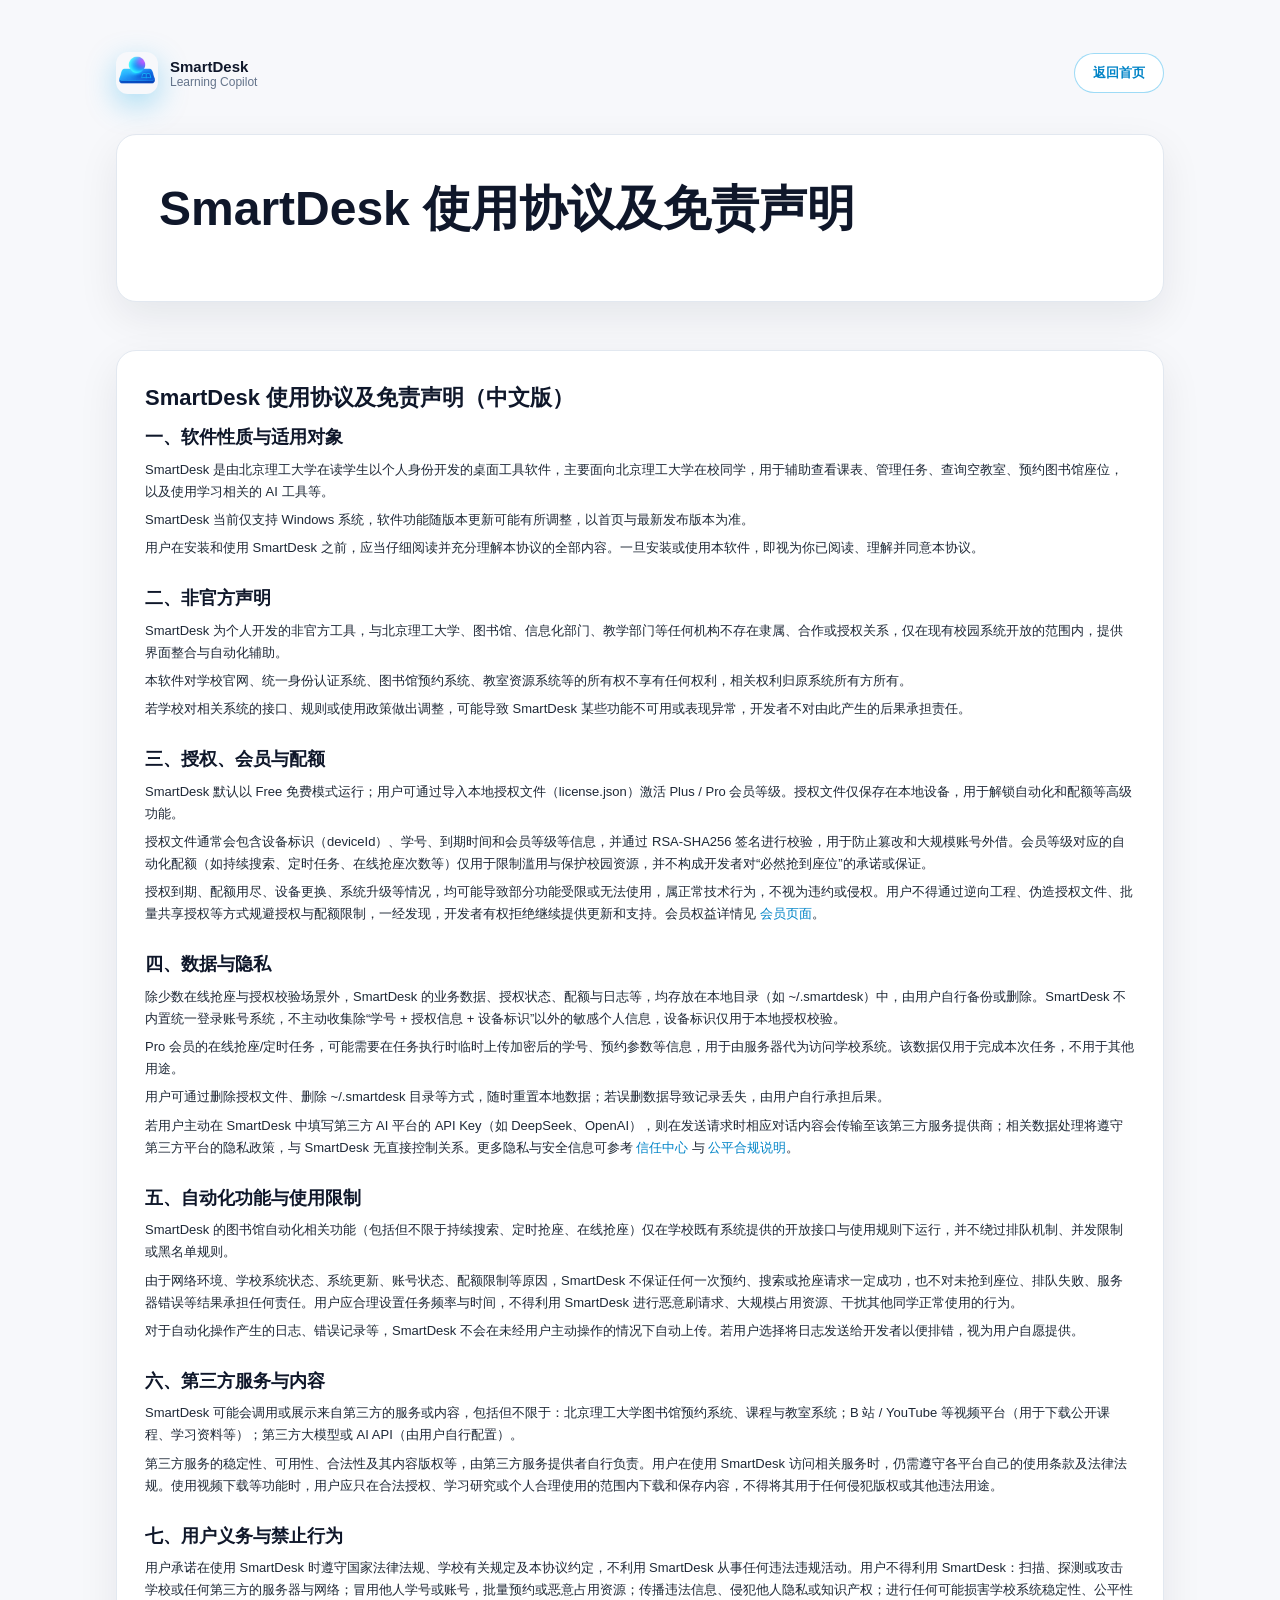
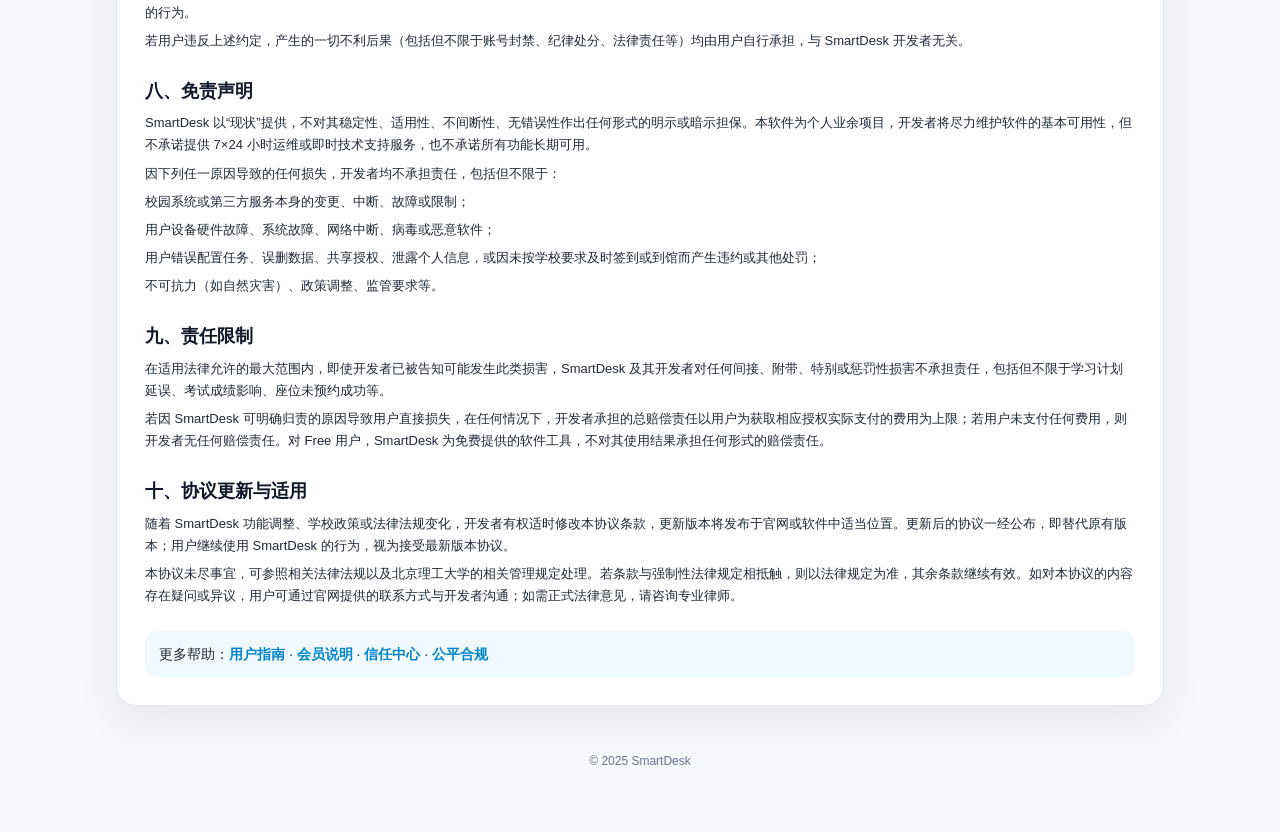
<file: terms.html>
<!DOCTYPE html>
<html lang="zh-CN">
<head>
  <meta charset="UTF-8" />
  <title>SmartDesk 使用协议及免责声明</title>
  <meta name="viewport" content="width=device-width, initial-scale=1" />
  <meta name="description" content="SmartDesk 使用协议及免责声明，包含软件性质、授权与配额、数据与隐私、自动化限制、责任范围及条款更新说明。" />
  <link rel="stylesheet" href="styles.css" />
  <style>
    .terms-card {
      padding: 28px;
      line-height: 1.7;
    }

    .terms-card[data-lang-block='en'] {
      display: none;
    }

    .terms-card h2 {
      font-size: 22px;
      margin-bottom: 6px;
      color: var(--text-strong);
    }

    .lang-note {
      font-size: 13px;
      color: var(--text-soft);
      margin-bottom: 14px;
    }

    .terms-list {
      list-style: none;
      padding-left: 0;
      display: flex;
      flex-direction: column;
      gap: 18px;
    }

    .terms-list h3 {
      font-size: 18px;
      margin-bottom: 6px;
      color: var(--text-strong);
    }

    .terms-list p {
      margin: 6px 0;
      color: var(--text);
    }

    .related-links {
      margin-top: 18px;
      padding: 12px 14px;
      border-radius: 12px;
      background: rgba(14, 165, 233, 0.06);
      color: var(--text);
      line-height: 1.6;
    }

    .related-links a {
      color: var(--primary-dark);
      text-decoration: none;
      font-weight: 600;
    }

    .related-links a:hover {
      text-decoration: underline;
    }

    .nav .nav-links .nav-link.is-current {
      color: var(--primary-dark);
      font-weight: 700;
    }

    .nav {
      justify-content: space-between;
      align-items: center;
    }

    .nav-actions {
      display: flex;
      align-items: center;
      gap: 10px;
    }

    .return-link {
      padding: 10px 18px;
      border-radius: 999px;
      border: 1px solid rgba(14, 165, 233, 0.4);
      background: #fff;
      color: var(--primary-dark);
      font-size: 13px;
      font-weight: 600;
      display: inline-flex;
      align-items: center;
      gap: 6px;
      text-decoration: none;
      transition: background 0.16s ease, box-shadow 0.16s ease, transform 0.1s ease;
    }

    .return-link:hover {
      background: rgba(14, 165, 233, 0.08);
      text-decoration: none;
      box-shadow: 0 8px 24px rgba(15, 23, 42, 0.08);
      transform: translateY(-0.5px);
    }
  </style>
</head>
<body>
  <div class="page">
    <nav class="nav">
      <div class="brand">
        <div class="logo"><img src="images/logo.png" alt="SmartDesk logo" /></div>
        <div class="brand-text">
          <strong>SmartDesk</strong>
          <span>Learning Copilot</span>
        </div>
      </div>
      <div class="nav-actions">
        <a class="return-link" href="index.html" data-lang-link-target="index.html" data-i18n="nav.home">返回首页</a>
      </div>
    </nav>

    <section class="hero terms-hero">
      <h1 data-i18n="hero.title">SmartDesk 使用协议及免责声明</h1>
    </section>

    <section class="section">
      <div class="cards">
        <div class="card terms-card" data-lang-block="zh">
          <h2 data-i18n="section.cn.title">SmartDesk 使用协议及免责声明（中文版）</h2>
          <ol class="terms-list">
            <li>
              <h3>一、软件性质与适用对象</h3>
              <p>SmartDesk 是由北京理工大学在读学生以个人身份开发的桌面工具软件，主要面向北京理工大学在校同学，用于辅助查看课表、管理任务、查询空教室、预约图书馆座位，以及使用学习相关的 AI 工具等。</p>
              <p>SmartDesk 当前仅支持 Windows 系统，软件功能随版本更新可能有所调整，以首页与最新发布版本为准。</p>
              <p>用户在安装和使用 SmartDesk 之前，应当仔细阅读并充分理解本协议的全部内容。一旦安装或使用本软件，即视为你已阅读、理解并同意本协议。</p>
            </li>
            <li>
              <h3>二、非官方声明</h3>
              <p>SmartDesk 为个人开发的非官方工具，与北京理工大学、图书馆、信息化部门、教学部门等任何机构不存在隶属、合作或授权关系，仅在现有校园系统开放的范围内，提供界面整合与自动化辅助。</p>
              <p>本软件对学校官网、统一身份认证系统、图书馆预约系统、教室资源系统等的所有权不享有任何权利，相关权利归原系统所有方所有。</p>
              <p>若学校对相关系统的接口、规则或使用政策做出调整，可能导致 SmartDesk 某些功能不可用或表现异常，开发者不对由此产生的后果承担责任。</p>
            </li>
            <li>
              <h3>三、授权、会员与配额</h3>
              <p>SmartDesk 默认以 Free 免费模式运行；用户可通过导入本地授权文件（license.json）激活 Plus / Pro 会员等级。授权文件仅保存在本地设备，用于解锁自动化和配额等高级功能。</p>
              <p>授权文件通常会包含设备标识（deviceId）、学号、到期时间和会员等级等信息，并通过 RSA-SHA256 签名进行校验，用于防止篡改和大规模账号外借。会员等级对应的自动化配额（如持续搜索、定时任务、在线抢座次数等）仅用于限制滥用与保护校园资源，并不构成开发者对“必然抢到座位”的承诺或保证。</p>
              <p>授权到期、配额用尽、设备更换、系统升级等情况，均可能导致部分功能受限或无法使用，属正常技术行为，不视为违约或侵权。用户不得通过逆向工程、伪造授权文件、批量共享授权等方式规避授权与配额限制，一经发现，开发者有权拒绝继续提供更新和支持。会员权益详情见 <a href="membership.html" data-lang-link-target="membership.html">会员页面</a>。</p>
            </li>
            <li>
              <h3>四、数据与隐私</h3>
              <p>除少数在线抢座与授权校验场景外，SmartDesk 的业务数据、授权状态、配额与日志等，均存放在本地目录（如 ~/.smartdesk）中，由用户自行备份或删除。SmartDesk 不内置统一登录账号系统，不主动收集除“学号 + 授权信息 + 设备标识”以外的敏感个人信息，设备标识仅用于本地授权校验。</p>
              <p>Pro 会员的在线抢座/定时任务，可能需要在任务执行时临时上传加密后的学号、预约参数等信息，用于由服务器代为访问学校系统。该数据仅用于完成本次任务，不用于其他用途。</p>
              <p>用户可通过删除授权文件、删除 ~/.smartdesk 目录等方式，随时重置本地数据；若误删数据导致记录丢失，由用户自行承担后果。</p>
              <p>若用户主动在 SmartDesk 中填写第三方 AI 平台的 API Key（如 DeepSeek、OpenAI），则在发送请求时相应对话内容会传输至该第三方服务提供商；相关数据处理将遵守第三方平台的隐私政策，与 SmartDesk 无直接控制关系。更多隐私与安全信息可参考 <a href="trust-center.html" data-lang-link-target="trust-center.html">信任中心</a> 与 <a href="compliance.html" data-lang-link-target="compliance.html">公平合规说明</a>。</p>
            </li>
            <li>
              <h3>五、自动化功能与使用限制</h3>
              <p>SmartDesk 的图书馆自动化相关功能（包括但不限于持续搜索、定时抢座、在线抢座）仅在学校既有系统提供的开放接口与使用规则下运行，并不绕过排队机制、并发限制或黑名单规则。</p>
              <p>由于网络环境、学校系统状态、系统更新、账号状态、配额限制等原因，SmartDesk 不保证任何一次预约、搜索或抢座请求一定成功，也不对未抢到座位、排队失败、服务器错误等结果承担任何责任。用户应合理设置任务频率与时间，不得利用 SmartDesk 进行恶意刷请求、大规模占用资源、干扰其他同学正常使用的行为。</p>
              <p>对于自动化操作产生的日志、错误记录等，SmartDesk 不会在未经用户主动操作的情况下自动上传。若用户选择将日志发送给开发者以便排错，视为用户自愿提供。</p>
            </li>
            <li>
              <h3>六、第三方服务与内容</h3>
              <p>SmartDesk 可能会调用或展示来自第三方的服务或内容，包括但不限于：北京理工大学图书馆预约系统、课程与教室系统；B 站 / YouTube 等视频平台（用于下载公开课程、学习资料等）；第三方大模型或 AI API（由用户自行配置）。</p>
              <p>第三方服务的稳定性、可用性、合法性及其内容版权等，由第三方服务提供者自行负责。用户在使用 SmartDesk 访问相关服务时，仍需遵守各平台自己的使用条款及法律法规。使用视频下载等功能时，用户应只在合法授权、学习研究或个人合理使用的范围内下载和保存内容，不得将其用于任何侵犯版权或其他违法用途。</p>
            </li>
            <li>
              <h3>七、用户义务与禁止行为</h3>
              <p>用户承诺在使用 SmartDesk 时遵守国家法律法规、学校有关规定及本协议约定，不利用 SmartDesk 从事任何违法违规活动。用户不得利用 SmartDesk：扫描、探测或攻击学校或任何第三方的服务器与网络；冒用他人学号或账号，批量预约或恶意占用资源；传播违法信息、侵犯他人隐私或知识产权；进行任何可能损害学校系统稳定性、公平性的行为。</p>
              <p>若用户违反上述约定，产生的一切不利后果（包括但不限于账号封禁、纪律处分、法律责任等）均由用户自行承担，与 SmartDesk 开发者无关。</p>
            </li>
            <li>
              <h3>八、免责声明</h3>
              <p>SmartDesk 以“现状”提供，不对其稳定性、适用性、不间断性、无错误性作出任何形式的明示或暗示担保。本软件为个人业余项目，开发者将尽力维护软件的基本可用性，但不承诺提供 7×24 小时运维或即时技术支持服务，也不承诺所有功能长期可用。</p>
              <p>因下列任一原因导致的任何损失，开发者均不承担责任，包括但不限于：</p>
              <p>校园系统或第三方服务本身的变更、中断、故障或限制；</p>
              <p>用户设备硬件故障、系统故障、网络中断、病毒或恶意软件；</p>
              <p>用户错误配置任务、误删数据、共享授权、泄露个人信息，或因未按学校要求及时签到或到馆而产生违约或其他处罚；</p>
              <p>不可抗力（如自然灾害）、政策调整、监管要求等。</p>
            </li>
            <li>
              <h3>九、责任限制</h3>
              <p>在适用法律允许的最大范围内，即使开发者已被告知可能发生此类损害，SmartDesk 及其开发者对任何间接、附带、特别或惩罚性损害不承担责任，包括但不限于学习计划延误、考试成绩影响、座位未预约成功等。</p>
              <p>若因 SmartDesk 可明确归责的原因导致用户直接损失，在任何情况下，开发者承担的总赔偿责任以用户为获取相应授权实际支付的费用为上限；若用户未支付任何费用，则开发者无任何赔偿责任。对 Free 用户，SmartDesk 为免费提供的软件工具，不对其使用结果承担任何形式的赔偿责任。</p>
            </li>
            <li>
              <h3>十、协议更新与适用</h3>
              <p>随着 SmartDesk 功能调整、学校政策或法律法规变化，开发者有权适时修改本协议条款，更新版本将发布于官网或软件中适当位置。更新后的协议一经公布，即替代原有版本；用户继续使用 SmartDesk 的行为，视为接受最新版本协议。</p>
              <p>本协议未尽事宜，可参照相关法律法规以及北京理工大学的相关管理规定处理。若条款与强制性法律规定相抵触，则以法律规定为准，其余条款继续有效。如对本协议的内容存在疑问或异议，用户可通过官网提供的联系方式与开发者沟通；如需正式法律意见，请咨询专业律师。</p>
            </li>
          </ol>
          <div class="related-links" data-i18n-html="section.related.cn">
            更多帮助：<a href="user-guide.html" data-lang-link-target="user-guide.html">用户指南</a> ·
            <a href="membership.html" data-lang-link-target="membership.html">会员说明</a> ·
            <a href="trust-center.html" data-lang-link-target="trust-center.html">信任中心</a> ·
            <a href="compliance.html" data-lang-link-target="compliance.html">公平合规</a>
          </div>
        </div>

        <div class="card terms-card" data-lang-block="en">
          <h2 data-i18n="section.en.title">SmartDesk Terms of Use and Disclaimer (English Version)</h2>
          <ol class="terms-list">
            <li>
              <h3>1. Nature of the Software and Intended Audience</h3>
              <p>SmartDesk is a personally developed desktop tool created by a current student of Beijing Institute of Technology (BIT). It is mainly intended for BIT students to help with viewing schedules, managing tasks, checking free classrooms, booking library seats and using study-oriented AI tools.</p>
              <p>SmartDesk currently supports only Windows. Features may change over time; the website and the latest release shall prevail.</p>
              <p>By installing or using SmartDesk, you confirm that you have read, understood and agreed to be bound by this Agreement.</p>
            </li>
            <li>
              <h3>2. Non-Affiliation Statement</h3>
              <p>SmartDesk is an unofficial personal project, and is not affiliated with, endorsed by or officially supported by BIT, its library, IT department, teaching units or any other university entity. It merely provides a unified interface and automation helper on top of existing campus systems.</p>
              <p>All rights in and to the official university websites, unified authentication systems, library booking systems and classroom resource systems belong to their respective owners.</p>
              <p>If BIT changes its system interfaces, rules or policies, some SmartDesk features may stop working or behave unexpectedly. The developer shall not be liable for any consequences arising from such changes.</p>
            </li>
            <li>
              <h3>3. License, Membership and Quotas</h3>
              <p>SmartDesk runs in Free mode by default. Users may activate Plus / Pro tiers by importing a local license file (license.json), which is stored on the local machine and used only to unlock additional automation and quota features.</p>
              <p>A license file typically includes deviceId, student ID, expiry date and tier, and is signed with RSA-SHA256, allowing verification and discouraging tampering or large-scale account sharing. Automation quotas (e.g., continuous search, scheduled jobs, online grabs) are designed solely to prevent abuse and protect campus resources and shall not be interpreted as any guarantee that a seat will be successfully booked.</p>
              <p>License expiry, quota depletion, device migration or software updates may restrict or disable certain features. This is a normal technical behavior and shall not be deemed a breach of contract. You must not bypass license or quota limits by reverse engineering, forging license files, mass sharing licenses or similar means; if abuse is detected, the developer may refuse further updates and support. See the <a href="membership.html" data-lang-link-target="membership.html">membership page</a> for details.</p>
            </li>
            <li>
              <h3>4. Data and Privacy</h3>
              <p>Except for limited scenarios such as online booking and license/time validation, all business data, license states, quota files and logs are stored locally under a directory such as ~/.smartdesk, which you can back up or delete at any time. SmartDesk does not include a built-in cloud account system and does not actively collect sensitive personal information beyond student ID, license data and device identifiers, which are used only for license checks.</p>
              <p>For Pro users, online seat booking and scheduled tasks may temporarily transmit encrypted student ID and booking parameters to a server solely for accessing the official university system on your behalf. Such data is used only for that specific task.</p>
              <p>You may always reset local data by deleting the license file or removing the entire ~/.smartdesk directory. If data is lost due to such deletion, you bear the full responsibility.</p>
              <p>If you voluntarily enter third-party AI API keys (e.g., DeepSeek, OpenAI) into SmartDesk, the corresponding requests and content will be transmitted to those providers. Your data in that context is governed by the respective providers’ privacy policies, not by SmartDesk. For more on privacy and safety, see the <a href="trust-center.html" data-lang-link-target="trust-center.html">Trust Center</a> and <a href="compliance.html" data-lang-link-target="compliance.html">Compliance statement</a>.</p>
            </li>
            <li>
              <h3>5. Automation Features and Usage Constraints</h3>
              <p>SmartDesk’s automation around library seats (including but not limited to continuous search, scheduled grabs and online grabs) operates only within the official university system’s open interfaces and rules. It does not circumvent queueing mechanisms, rate limits or blacklists.</p>
              <p>Due to network environment, university system status, system updates, account conditions and quota limits, SmartDesk does not guarantee the success of any booking, search or grab request and is not responsible for failures, timeouts or errors. You should configure reasonable frequencies and schedules and must not use SmartDesk for malicious flooding, large-scale resource occupation or any behavior that harms other students’ normal access.</p>
              <p>Logs and error records generated by automation are not uploaded automatically. If you choose to send logs to the developer for debugging, it is deemed a voluntary act.</p>
            </li>
            <li>
              <h3>6. Third-Party Services and Content</h3>
              <p>SmartDesk may call or display third-party services or content, including but not limited to: BIT library booking and classroom/schedule systems; video platforms such as Bilibili and YouTube (for downloading open courses and study material); and third-party AI models or APIs configured by you.</p>
              <p>The stability, availability, legality and copyright compliance of such services are the sole responsibility of the respective providers. When using SmartDesk to access these resources, you must still comply with each provider’s own terms and applicable laws. For video downloads, only download and store content that you are legally allowed to use, for study, research or other fair and lawful purposes.</p>
            </li>
            <li>
              <h3>7. User Obligations and Prohibited Conduct</h3>
              <p>You agree to use SmartDesk in compliance with applicable laws, university regulations and this Agreement, and not to use SmartDesk for any unlawful purposes. In particular, you shall not: scan, probe or attack BIT or any third-party servers or networks; impersonate other students’ accounts, perform mass bookings or occupy resources abusively; distribute illegal content or violate others’ privacy or intellectual property rights; perform any action that may harm the stability or fairness of university systems.</p>
              <p>If you violate the above rules, all resulting consequences (including account bans, disciplinary actions or legal liability) are solely yours and not attributable to the developer.</p>
            </li>
            <li>
              <h3>8. Disclaimer of Warranties</h3>
              <p>SmartDesk is provided on an “as-is” basis, without any express or implied warranties regarding stability, fitness for a particular purpose, uninterrupted operation or error-free performance. As a personal side project, SmartDesk is maintained on a best-effort basis. The developer does not promise 24/7 operations, real-time support or long-term availability of any particular feature.</p>
              <p>The developer shall not be liable for any loss arising from any of the following causes, including but not limited to:</p>
              <p>Changes, disruption, failure or restrictions in university systems or third-party services;</p>
              <p>Hardware/OS failures, network interruptions, viruses or malware on the user’s device;</p>
              <p>User misconfiguration of tasks, accidental data deletion, license sharing or leakage of personal information, or failure to check in/arrive on time as required by the university system resulting in violations or penalties;</p>
              <p>Force-majeure events such as natural disasters, policy changes or regulatory requirements.</p>
            </li>
            <li>
              <h3>9. Limitation of Liability</h3>
              <p>To the maximum extent permitted by law, even if the developer has been advised of the possibility of such damages, SmartDesk and its developer shall not be liable for any indirect, incidental, special or punitive damages, including but not limited to delays in study plans, exam performance or failure to secure a seat.</p>
              <p>For any direct loss clearly attributable to SmartDesk, the total aggregate liability of the developer, if any, shall not exceed the actual amount you paid for the relevant license; if you paid nothing, the developer shall have no compensation obligation. For Free users, SmartDesk is provided at no charge, and the developer assumes no compensatory liability of any kind.</p>
            </li>
            <li>
              <h3>10. Changes and Governing Context</h3>
              <p>As SmartDesk evolves and as university policies and laws change, the developer may update this Agreement from time to time. The latest version will be published on the official website or in the app. Once published, the updated Agreement supersedes previous versions. Your continued use of SmartDesk shall be deemed acceptance of the updated terms.</p>
              <p>Any matters not covered here shall be handled in accordance with applicable laws and relevant BIT regulations. If any clause conflicts with mandatory legal provisions, those provisions shall prevail while the remaining clauses remain in effect. If you have questions or concerns regarding this Agreement, you may contact the developer via the contact information listed on the website. For formal legal opinions, please consult a qualified lawyer.</p>
            </li>
          </ol>
          <div class="related-links" data-i18n-html="section.related.en">
            Helpful links: <a href="user-guide.html" data-lang-link-target="user-guide.html">User guide</a> ·
            <a href="membership.html" data-lang-link-target="membership.html">Membership</a> ·
            <a href="trust-center.html" data-lang-link-target="trust-center.html">Trust Center</a> ·
            <a href="compliance.html" data-lang-link-target="compliance.html">Compliance</a>
          </div>
        </div>
      </div>
    </section>

    <footer>
      <p data-i18n="footer.text">© 2025 SmartDesk</p>
    </footer>
  </div>

  <script>
    (function() {
      const DEFAULT_LANG = 'zh';
      const LANG_PARAM = 'lang';
      const STORAGE_KEY = 'smartdesk-site-lang';
      const SUPPORTED_LANGS = ['zh', 'en'];

      const translations = {
        zh: {
          htmlLang: 'zh-CN',
          title: 'SmartDesk 使用协议及免责声明',
          descriptionMeta: 'SmartDesk 使用协议及免责声明，包含软件性质、授权与配额、数据与隐私、自动化限制、责任范围及条款更新说明。',
          'nav.home': '返回首页',
          'nav.membership': '会员',
          'nav.trust': '信任中心',
          'nav.compliance': '公平合规',
          'nav.terms': '使用协议',
          'cta.download': '下载体验',
          'hero.title': 'SmartDesk 使用协议及免责声明',
          'hero.cta.guide': '查看用户指南',
          'hero.cta.membership': '了解会员权益',
          'section.cn.title': 'SmartDesk 使用协议及免责声明（中文版）',
          'section.cn.note': '从首页或中文页面进入时默认显示中文内容，如需英文请右上角切换 EN。',
          'section.en.title': 'SmartDesk Terms of Use and Disclaimer (English Version)',
          'section.en.note': 'If you arrived from an English page, you will see English by default. Switch to 中文 in the top right for the Chinese version.',
          'section.related.cn': '更多帮助：<a href="user-guide.html" data-lang-link-target="user-guide.html">用户指南</a> · <a href="membership.html" data-lang-link-target="membership.html">会员说明</a> · <a href="trust-center.html" data-lang-link-target="trust-center.html">信任中心</a> · <a href="compliance.html" data-lang-link-target="compliance.html">公平合规</a>',
          'section.related.en': 'Helpful links: <a href="user-guide.html" data-lang-link-target="user-guide.html">User guide</a> · <a href="membership.html" data-lang-link-target="membership.html">Membership</a> · <a href="trust-center.html" data-lang-link-target="trust-center.html">Trust Center</a> · <a href="compliance.html" data-lang-link-target="compliance.html">Compliance</a>',
          'footer.text': '© 2025 SmartDesk'
        },
        en: {
          htmlLang: 'en',
          title: 'SmartDesk Terms of Use and Disclaimer',
          descriptionMeta: 'SmartDesk terms of use, license and quota notes, privacy and automation limits, liability scope and update policy.',
          'nav.home': 'Back to Home',
          'nav.membership': 'Membership',
          'nav.trust': 'Trust Center',
          'nav.compliance': 'Compliance',
          'nav.terms': 'Terms',
          'cta.download': 'Download',
          'hero.title': 'SmartDesk Terms of Use and Disclaimer',
          'hero.cta.guide': 'Read user guide',
          'hero.cta.membership': 'See membership tiers',
          'section.cn.title': 'SmartDesk 使用协议及免责声明（中文版）',
          'section.cn.note': '从首页或中文页面进入时默认显示中文内容，如需英文请右上角切换 EN。',
          'section.en.title': 'SmartDesk Terms of Use and Disclaimer (English Version)',
          'section.en.note': 'If you arrived from an English page, you will see English by default. Switch to 中文 in the top right for the Chinese version.',
          'section.related.cn': '更多帮助：<a href="user-guide.html" data-lang-link-target="user-guide.html">用户指南</a> · <a href="membership.html" data-lang-link-target="membership.html">会员说明</a> · <a href="trust-center.html" data-lang-link-target="trust-center.html">信任中心</a> · <a href="compliance.html" data-lang-link-target="compliance.html">公平合规</a>',
          'section.related.en': 'Helpful links: <a href="user-guide.html" data-lang-link-target="user-guide.html">User guide</a> · <a href="membership.html" data-lang-link-target="membership.html">Membership</a> · <a href="trust-center.html" data-lang-link-target="trust-center.html">Trust Center</a> · <a href="compliance.html" data-lang-link-target="compliance.html">Compliance</a>',
          'footer.text': '© 2025 SmartDesk'
        }
      };

      function resolveLanguage() {
        const param = new URLSearchParams(window.location.search).get(LANG_PARAM);
        if (param && SUPPORTED_LANGS.includes(param.toLowerCase())) {
          return param.toLowerCase();
        }
        const stored = localStorage.getItem(STORAGE_KEY);
        if (stored && SUPPORTED_LANGS.includes(stored)) {
          return stored;
        }
        return DEFAULT_LANG;
      }

      function setLanguage(lang) {
        if (!SUPPORTED_LANGS.includes(lang)) {
          lang = DEFAULT_LANG;
        }
        const dictionary = translations[lang];
        if (!dictionary) {
          return;
        }

        document.documentElement.lang = dictionary.htmlLang || (lang === 'en' ? 'en' : 'zh-CN');
        document.title = dictionary.title;
        const descriptionMeta = document.querySelector('meta[name="description"]');
        if (descriptionMeta && dictionary.descriptionMeta) {
          descriptionMeta.setAttribute('content', dictionary.descriptionMeta);
        }

        document.querySelectorAll('[data-i18n]').forEach((node) => {
          const key = node.getAttribute('data-i18n');
          if (key && dictionary[key]) {
            node.textContent = dictionary[key];
          }
        });

        document.querySelectorAll('[data-i18n-html]').forEach((node) => {
          const key = node.getAttribute('data-i18n-html');
          if (key && dictionary[key]) {
            node.innerHTML = dictionary[key];
          }
        });

        document.querySelectorAll('[data-lang-toggle]').forEach((button) => {
          button.classList.toggle('is-active', button.getAttribute('data-lang-toggle') === lang);
        });

        document.querySelectorAll('[data-lang-link-target]').forEach((link) => {
          const target = link.getAttribute('data-lang-link-target');
          if (!target) return;
          let cleanTarget = target;
          if (cleanTarget.includes('?')) {
            cleanTarget = cleanTarget.split('?')[0];
          }
          link.setAttribute('href', cleanTarget + '?lang=' + lang);
        });

        document.querySelectorAll('[data-lang-block]').forEach((block) => {
          const blockLang = block.getAttribute('data-lang-block');
          block.style.display = blockLang === lang ? 'block' : 'none';
        });

        const url = new URL(window.location.href);
        if (url.searchParams.get(LANG_PARAM) !== lang) {
          url.searchParams.set(LANG_PARAM, lang);
          window.history.replaceState(null, '', url.toString());
        }

        localStorage.setItem(STORAGE_KEY, lang);
      }

      document.querySelectorAll('[data-lang-toggle]').forEach((button) => {
        button.addEventListener('click', () => {
          const chosen = button.getAttribute('data-lang-toggle');
          if (!chosen) return;
          setLanguage(chosen);
        });
      });

      setLanguage(resolveLanguage());
    })();
  </script>
</body>
</html>
</file>
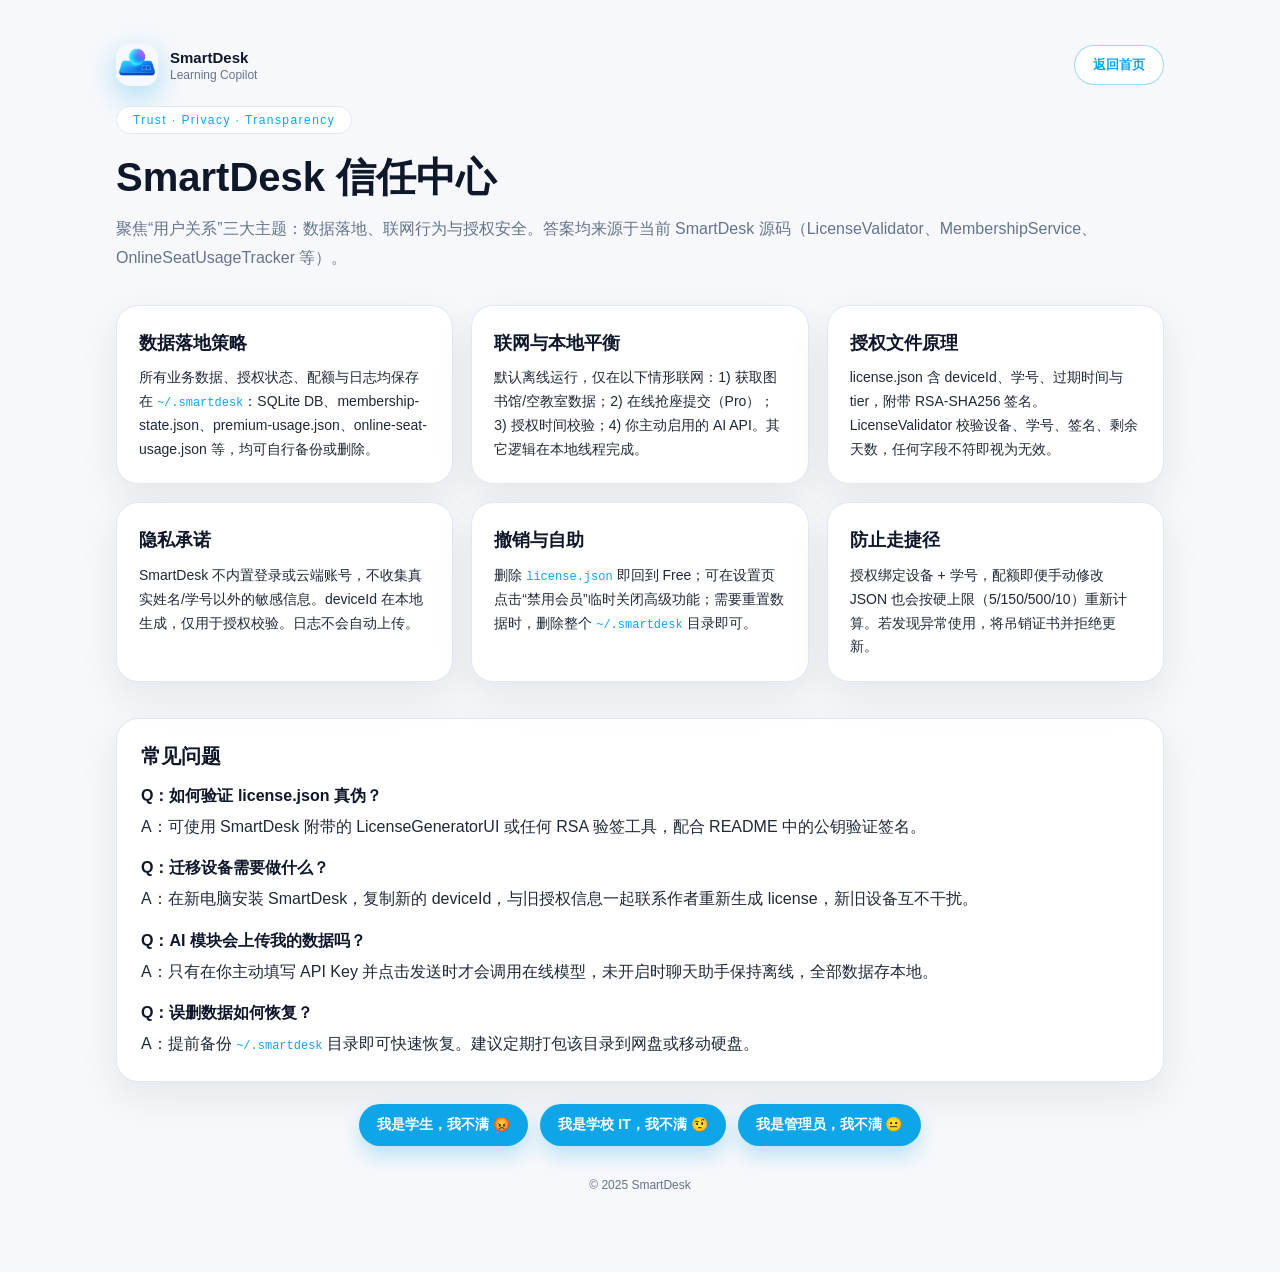
<file: trust-center.html>
<!DOCTYPE html>
<html lang="zh-CN">
<head>
  <meta charset="UTF-8" />
  <title>SmartDesk 信任中心</title>
  <meta name="viewport" content="width=device-width, initial-scale=1" />
  <meta name="description" content="聚焦数据落地、联网行为与授权安全的信任中心，答案均来源于当前 SmartDesk 源码。" />
  <style>
    :root {
      --bg: #f7f8fb;
      --surface: #ffffff;
      --text-strong: #0f172a;
      --text: #1f2937;
      --text-soft: #64748b;
      --border: #e2e8f0;
      --primary: #0ea5e9;
      --radius: 22px;
      --shadow: 0 15px 40px rgba(15, 23, 42, 0.08);
    }

    * {
      box-sizing: border-box;
      margin: 0;
      padding: 0;
    }

    body {
      font-family: "Inter", "Segoe UI", -apple-system, BlinkMacSystemFont, sans-serif;
      background: var(--bg);
      color: var(--text);
      min-height: 100vh;
    }

    a {
      color: var(--primary);
    }

    a:hover {
      text-decoration: underline;
    }

    .page {
      max-width: 1080px;
      margin: 0 auto;
      padding: 32px 16px 80px;
    }

    .nav {
      display: flex;
      align-items: center;
      justify-content: space-between;
      padding: 12px 0 20px;
    }

    .brand {
      display: flex;
      align-items: center;
      gap: 12px;
    }

    .logo {
      width: 42px;
      height: 42px;
      border-radius: 14px;
      overflow: hidden;
      box-shadow: 0 10px 30px rgba(14, 165, 233, 0.35);
    }

    .logo img {
      width: 100%;
      height: 100%;
      object-fit: cover;
      display: block;
    }

    .brand-text {
      display: flex;
      flex-direction: column;
      gap: 2px;
    }

    .brand-text strong {
      color: var(--text-strong);
      font-size: 15px;
    }

    .brand-text span {
      color: var(--text-soft);
      font-size: 12px;
    }

    .nav-actions {
      display: flex;
      align-items: center;
    }

    .return-link {
      padding: 10px 18px;
      border-radius: 999px;
      border: 1px solid rgba(14,165,233,0.4);
      background: #fff;
      color: var(--primary);
      font-size: 13px;
      font-weight: 600;
      text-decoration: none;
      display: inline-flex;
      align-items: center;
      gap: 6px;
      transition: background 0.16s ease, box-shadow 0.16s ease, transform 0.1s ease;
    }

    .return-link:hover {
      background: rgba(14,165,233,0.08);
      text-decoration: none;
      box-shadow: 0 8px 24px rgba(15,23,42,0.08);
      transform: translateY(-0.5px);
    }

    .page-header {
      display: flex;
      justify-content: space-between;
      gap: 16px;
      align-items: flex-start;
      flex-wrap: wrap;
      margin-bottom: 32px;
    }

    .kicker {
      display: inline-flex;
      padding: 6px 16px;
      border-radius: 999px;
      border: 1px solid var(--border);
      background: #fff;
      letter-spacing: 0.12em;
      color: var(--primary);
      font-size: 12px;
    }

    h1 {
      margin-top: 16px;
      font-size: clamp(30px, 4vw, 40px);
      color: var(--text-strong);
    }

    .hero p {
      margin-top: 10px;
      color: var(--text-soft);
      line-height: 1.8;
    }

    .grid {
      display: grid;
      grid-template-columns: repeat(auto-fit, minmax(300px, 1fr));
      gap: 18px;
      margin-top: 16px;
    }

    .card {
      background: var(--surface);
      border: 1px solid var(--border);
      border-radius: var(--radius);
      padding: 22px;
      box-shadow: var(--shadow);
      line-height: 1.7;
      font-size: 14px;
    }

    .card h2 {
      font-size: 18px;
      color: var(--text-strong);
      margin-bottom: 8px;
    }

    code {
      color: var(--primary);
      font-size: 12px;
    }

    .faq {
      margin-top: 36px;
      background: var(--surface);
      border: 1px solid var(--border);
      border-radius: var(--radius);
      box-shadow: var(--shadow);
      padding: 24px;
    }

    .faq h3 {
      font-size: 20px;
      margin-bottom: 16px;
      color: var(--text-strong);
    }

    .faq-item + .faq-item {
      margin-top: 18px;
    }

    .faq-item strong {
      display: block;
      margin-bottom: 6px;
      color: var(--text-strong);
    }

    .faq-item p {
      line-height: 1.7;
      color: var(--text);
    }

    .feedback-row {
      margin-top: 22px;
      display: flex;
      flex-wrap: wrap;
      justify-content: center;
      gap: 12px;
    }

    .feedback-button {
      border: 0;
      padding: 12px 18px;
      border-radius: 999px;
      background: #0ea5e9;
      color: #fff;
      font-weight: 600;
      font-size: 14px;
      cursor: pointer;
      box-shadow: 0 10px 20px rgba(14, 165, 233, 0.25);
      transition: transform .2s ease, box-shadow .2s ease;
    }

    .feedback-button:hover {
      transform: translateY(-2px);
      box-shadow: 0 14px 24px rgba(14, 165, 233, 0.35);
    }

    .feedback-modal {
      position: fixed;
      inset: 0;
      background: rgba(15, 23, 42, 0.6);
      display: flex;
      align-items: center;
      justify-content: center;
      padding: 24px;
      opacity: 0;
      pointer-events: none;
      transition: opacity .2s ease;
      z-index: 40;
    }

    .feedback-modal.is-visible {
      opacity: 1;
      pointer-events: all;
    }

    .modal-card {
      width: min(560px, 100%);
      background: var(--surface);
      border-radius: var(--radius);
      padding: 28px;
      position: relative;
      box-shadow: 0 25px 40px rgba(15, 23, 42, 0.25);
      max-height: 80vh;
      overflow-y: auto;
      line-height: 1.8;
      font-size: 15px;
    }

    .modal-title {
      margin-bottom: 12px;
      font-size: 20px;
      color: var(--text-strong);
    }

    .modal-body p {
      margin-bottom: 12px;
    }

    .modal-body ul {
      margin-bottom: 12px;
      padding-left: 20px;
    }

    .modal-close {
      position: absolute;
      top: 12px;
      right: 12px;
      border: none;
      background: transparent;
      font-size: 24px;
      cursor: pointer;
      color: var(--text-soft);
    }

    .footer {
      margin-top: 32px;
      text-align: center;
      font-size: 12px;
      color: var(--text-soft);
    }
  </style>
</head>
<body>
  <div class="page">
    <nav class="nav">
      <div class="brand">
        <div class="logo"><img src="images/logo.png" alt="SmartDesk logo" /></div>
        <div class="brand-text">
          <strong>SmartDesk</strong>
          <span>Learning Copilot</span>
        </div>
      </div>
      <div class="nav-actions">
        <a class="return-link" href="index.html" data-lang-link-target="index.html" data-i18n="return.home">返回首页</a>
      </div>
    </nav>

    <header class="page-header">
      <div class="hero">
        <div class="kicker" data-i18n="hero.kicker">Trust · Privacy · Transparency</div>
        <h1 data-i18n="hero.title">SmartDesk 信任中心</h1>
        <p data-i18n="hero.subtitle">聚焦“用户关系”三大主题：数据落地、联网行为与授权安全。答案均来源于当前 SmartDesk 源码（LicenseValidator、MembershipService、OnlineSeatUsageTracker 等）。</p>
      </div>
    </header>

    <section class="grid">
      <article class="card">
        <h2 data-i18n="card1.title">数据落地策略</h2>
        <p data-i18n-html="card1.body">所有业务数据、授权状态、配额与日志均保存在 <code>~/.smartdesk</code>：SQLite DB、membership-state.json、premium-usage.json、online-seat-usage.json 等，均可自行备份或删除。</p>
      </article>
      <article class="card">
        <h2 data-i18n="card2.title">联网与本地平衡</h2>
        <p data-i18n-html="card2.body">默认离线运行，仅在以下情形联网：1) 获取图书馆/空教室数据；2) 在线抢座提交（Pro）；3) 授权时间校验；4) 你主动启用的 AI API。其它逻辑在本地线程完成。</p>
      </article>
      <article class="card">
        <h2 data-i18n="card3.title">授权文件原理</h2>
        <p data-i18n-html="card3.body">license.json 含 deviceId、学号、过期时间与 tier，附带 RSA-SHA256 签名。LicenseValidator 校验设备、学号、签名、剩余天数，任何字段不符即视为无效。</p>
      </article>
      <article class="card">
        <h2 data-i18n="card4.title">隐私承诺</h2>
        <p data-i18n-html="card4.body">SmartDesk 不内置登录或云端账号，不收集真实姓名/学号以外的敏感信息。deviceId 在本地生成，仅用于授权校验。日志不会自动上传。</p>
      </article>
      <article class="card">
        <h2 data-i18n="card5.title">撤销与自助</h2>
        <p data-i18n-html="card5.body">删除 <code>license.json</code> 即回到 Free；可在设置页点击“禁用会员”临时关闭高级功能；需要重置数据时，删除整个 <code>~/.smartdesk</code> 目录即可。</p>
      </article>
      <article class="card">
        <h2 data-i18n="card6.title">防止走捷径</h2>
        <p data-i18n-html="card6.body">授权绑定设备 + 学号，配额即便手动修改 JSON 也会按硬上限（5/150/500/10）重新计算。若发现异常使用，将吊销证书并拒绝更新。</p>
      </article>
    </section>

    <section class="faq">
      <h3 data-i18n="faq.title">常见问题</h3>
      <div class="faq-item">
        <strong data-i18n="faq.q1">Q：如何验证 license.json 真伪？</strong>
        <p data-i18n-html="faq.a1">A：可使用 SmartDesk 附带的 LicenseGeneratorUI 或任何 RSA 验签工具，配合 README 中的公钥验证签名。</p>
      </div>
      <div class="faq-item">
        <strong data-i18n="faq.q2">Q：迁移设备需要做什么？</strong>
        <p data-i18n-html="faq.a2">A：在新电脑安装 SmartDesk，复制新的 deviceId，与旧授权信息一起联系作者重新生成 license，新旧设备互不干扰。</p>
      </div>
      <div class="faq-item">
        <strong data-i18n="faq.q3">Q：AI 模块会上传我的数据吗？</strong>
        <p data-i18n-html="faq.a3">A：只有在你主动填写 API Key 并点击发送时才会调用在线模型，未开启时聊天助手保持离线，全部数据存本地。</p>
      </div>
      <div class="faq-item">
        <strong data-i18n="faq.q4">Q：误删数据如何恢复？</strong>
        <p data-i18n-html="faq.a4">A：提前备份 <code>~/.smartdesk</code> 目录即可快速恢复。建议定期打包该目录到网盘或移动硬盘。</p>
      </div>
    </section>

    <div class="feedback-row">
      <button type="button" class="feedback-button" data-target="student" data-i18n="feedback.student">我是学生，我不满 😡</button>
      <button type="button" class="feedback-button" data-target="it" data-i18n="feedback.it">我是学校 IT，我不满 🤨</button>
      <button type="button" class="feedback-button" data-target="admin" data-i18n="feedback.admin">我是管理员，我不满 😐</button>
    </div>

    <div class="footer" data-i18n-html="footer.text"></div>
  </div>

  <div id="feedback-modal" class="feedback-modal" aria-hidden="true">
    <div class="modal-card" role="dialog" aria-modal="true" aria-labelledby="modal-title">
      <button class="modal-close" aria-label="关闭">×</button>
      <h3 id="modal-title" class="modal-title"></h3>
      <div class="modal-body"></div>
    </div>
  </div>

  <script>
    (function() {
      const DEFAULT_LANG = 'zh';
      const LANG_PARAM = 'lang';
      const STORAGE_KEY = 'smartdesk-site-lang';
      const SUPPORTED_LANGS = ['zh', 'en'];

      const translations = {
        zh: {
          htmlLang: 'zh-CN',
          title: 'SmartDesk 信任中心',
          descriptionMeta: '聚焦数据落地、联网行为与授权安全的信任中心，答案均来源于当前 SmartDesk 源码。',
          'hero.kicker': 'Trust · Privacy · Transparency',
          'hero.title': 'SmartDesk 信任中心',
          'hero.subtitle': '聚焦“用户关系”三大主题：数据落地、联网行为与授权安全。答案均来源于当前 SmartDesk 源码（LicenseValidator、MembershipService、OnlineSeatUsageTracker 等）。',
          'card1.title': '数据落地策略',
          'card1.body': '所有业务数据、授权状态、配额与日志均保存在 <code>~/.smartdesk</code>：SQLite DB、membership-state.json、premium-usage.json、online-seat-usage.json 等，均可自行备份或删除。',
          'card2.title': '联网与本地平衡',
          'card2.body': '默认离线运行，仅在以下情形联网：1) 获取图书馆/空教室数据；2) 在线抢座提交（Pro）；3) 授权时间校验；4) 你主动启用的 AI API。其它逻辑在本地线程完成。',
          'card3.title': '授权文件原理',
          'card3.body': 'license.json 含 deviceId、学号、过期时间与 tier，附带 RSA-SHA256 签名。LicenseValidator 校验设备、学号、签名、剩余天数，任何字段不符即视为无效。',
          'card4.title': '隐私承诺',
          'card4.body': 'SmartDesk 不内置登录或云端账号，不收集真实姓名/学号以外的敏感信息。deviceId 在本地生成，仅用于授权校验。日志不会自动上传。',
          'card5.title': '撤销与自助',
          'card5.body': '删除 <code>license.json</code> 即回到 Free；可在设置页点击“禁用会员”临时关闭高级功能；需要重置数据时，删除整个 <code>~/.smartdesk</code> 目录即可。',
          'card6.title': '防止走捷径',
          'card6.body': '授权绑定设备 + 学号，配额即便手动修改 JSON 也会按硬上限（5/150/500/10）重新计算。若发现异常使用，将吊销证书并拒绝更新。',
          'faq.title': '常见问题',
          'faq.q1': 'Q：如何验证 license.json 真伪？',
          'faq.a1': 'A：可使用 SmartDesk 附带的 LicenseGeneratorUI 或任何 RSA 验签工具，配合 README 中的公钥验证签名。',
          'faq.q2': 'Q：迁移设备需要做什么？',
          'faq.a2': 'A：在新电脑安装 SmartDesk，复制新的 deviceId，与旧授权信息一起联系作者重新生成 license，新旧设备互不干扰。',
          'faq.q3': 'Q：AI 模块会上传我的数据吗？',
          'faq.a3': 'A：只有在你主动填写 API Key 并点击发送时才会调用在线模型，未开启时聊天助手保持离线，全部数据存本地。',
          'faq.q4': 'Q：误删数据如何恢复？',
          'faq.a4': 'A：提前备份 <code>~/.smartdesk</code> 目录即可快速恢复。建议定期打包该目录到网盘或移动硬盘。',
          'feedback.student': '我是学生，我不满 😡',
          'feedback.it': '我是学校 IT，我不满 🤨',
          'feedback.admin': '我是管理员，我不满 😐',
          'modal.closeLabel': '关闭',
          'return.home': '返回首页',
          'footer.text': '© 2025 SmartDesk',
          'modals': {
            student: {
              title: '我是学生，我不满 😡',
              body: `<p>😡 我也是学生，你凭什么收费？而且还闭源？</p>
                <p><strong>首先说收费：</strong>SmartDesk 不是写完就能放着不管的小脚本，而是：</p>
                <ul>
                  <li>需要云服务器（不是免费的）</li>
                  <li>要维护防刷机制、并发队列、故障恢复</li>
                  <li>学校系统哪天抽风，我这边就必须连夜修</li>
                </ul>
                <p>换句话说：</p>
                <p>如果不收费，这个项目一周就烂掉；如果收费，才能稳定、能维护、不炸、不中断。</p>
                <p><strong>然后说闭源：</strong>这个决定不是“神秘主义”，更不是“不给大家学习”。</p>
                <p>是因为：</p>
                <ul>
                  <li>一旦开源，会出现各种魔改版、违规版、暴力刷版</li>
                  <li>这些版本滥用接口 → 学校封端口 → 全体陪葬</li>
                  <li>开源意味着公开所有逻辑，包括安全验证、风控、请求模式</li>
                  <li>会给“代课代测、违规抢座”这些人提供现成漏洞</li>
                </ul>
                <p>你肯定也不希望有一天 SmartDesk 被别人改成：“批量占座”的神器，最后把大家都害惨。</p>
                <p><strong>SmartDesk 闭源不是为了“神秘”，而是为了：</strong></p>
                <p>不让任何人把你的校园账号拿去做危险操作。</p>
                <p>最后重复一句：</p>
                <p>你可以不用 SmartDesk，但它的成本和开源后的风险真实存在。收费和闭源，是为了把它做成“可用、稳定、不会坑你的东西”。</p>`
            },
            it: {
              title: '我是学校 IT，我不满 🤨',
              body: `<p>🤨 老师您好，我知道 SmartDesk 让您有点不舒服。</p>
                <p>但先说一句公道话：SmartDesk 不是反学校系统，而是学生在被动经历过：</p>
                <ul>
                  <li>年年物理实验抢课的“高并发灾难现场”</li>
                  <li>i北理切换课表一转就转半天</li>
                  <li>空闲教室查询入口像密室逃脱</li>
                  <li>图书馆昏暗区长期“不修不动”</li>
                </ul>
                <p>SmartDesk 不跳权限、不破坏系统、不做违规行为，只是在可用的范围里让流程顺一点。</p>
                <p>如果学校系统变得足够稳定快速，SmartDesk 会自然失业——说实话，那是我会真心高兴的一天。</p>
                <p>我们不是对抗 IT，我们只是学生体验的“体温计”。体温太高时，体温计不舒服，但它不是发烧的原因。</p>`
            },
            admin: {
              title: '我是管理员，我不满 😐',
              body: `<p>😐 管理员老师您好，这里是学生侧的一个吐槽窗口。</p>
                <p>先说 SmartDesk：</p>
                <ul>
                  <li>不越权、不刷席、不代课、不代测</li>
                  <li>合法登录、合法查询、合法预约</li>
                  <li>做的只是把“本来就允许的操作”变顺滑一点</li>
                </ul>
                <p>但如果要说“需要重点治理的对象”，SmartDesk 绝对排不上号。</p>
                <p>校园里长期存在的真正风险是：</p>
                <ul>
                  <li>代课、代签到：公开报价“45 分钟 18 元”</li>
                  <li>代体测、代跑步：微信小广告多到像一门正规生意</li>
                  <li>违规占座、批量占座：影响公共资源公平</li>
                </ul>
                <p>这些才是最该优先处理的问题，而不是一个只让学生自己使用、不会帮别人违规的小工具。</p>
                <p>SmartDesk 的存在反而说明：学生愿意按规则做事，只是规则执行体验太差。</p>
                <p>如果学校把官方系统做得更快、更稳、更好——你甚至不用下达“整改通知”，SmartDesk 会自动退休。</p>
                <p>它并不是负担，它只是学生在说：“我们愿意遵守规则，只希望规则也对我们友好一点。”</p>`
            }
          }
        },
        en: {
          htmlLang: 'en',
          title: 'SmartDesk Trust Center',
          descriptionMeta: 'Trust Center focused on data residency, behavior and authorization security, all grounded in the current SmartDesk source code.',
          'hero.kicker': 'Trust · Privacy · Transparency',
          'hero.title': 'SmartDesk Trust Center',
          'hero.subtitle': 'We focus on data residency, online behavior and authorization security. The answers follow the current SmartDesk source (LicenseValidator, MembershipService, OnlineSeatUsageTracker, etc.).',
          'card1.title': 'Data residency strategy',
          'card1.body': 'All business data, authorization state, quotas and logs stay under <code>~/.smartdesk</code>: SQLite DB, membership-state.json, premium-usage.json, online-seat-usage.json and more can all be backed up or deleted manually.',
          'card2.title': 'Online vs local balance',
          'card2.body': 'SmartDesk runs offline by default and only touches the network when: 1) fetching library or classroom data; 2) submitting a Pro online grab; 3) validating license time; 4) you enable an AI API. Everything else runs locally.',
          'card3.title': 'License file principle',
          'card3.body': 'license.json contains deviceId, student ID, expiry and tier plus an RSA-SHA256 signature. LicenseValidator checks device, student ID, signature and remaining days—any mismatch renders the license invalid.',
          'card4.title': 'Privacy promise',
          'card4.body': 'SmartDesk ships without login or cloud account, and it never collects sensitive data beyond the student ID. deviceId is generated locally and only used for authorization. Logs never upload automatically.',
          'card5.title': 'Revocation & self-service',
          'card5.body': 'Deleting license.json reverts to Free; use the settings toggle to temporarily disable premium features. To reset everything, delete the ~/.smartdesk directory.',
          'card6.title': 'Anti-tampering',
          'card6.body': 'Authorizations tie a device to a student ID. Even if someone edits the JSON files, quotas recalculate to the hard caps (5/150/500/10). Abnormal usage leads to revoking the certificate and refusing updates.',
          'faq.title': 'Frequently asked questions',
          'faq.q1': 'Q: How do I verify a license.json file?',
          'faq.a1': 'A: Use the bundled LicenseGeneratorUI or any RSA signature tool with the README public key to verify the signature.',
          'faq.q2': 'Q: What should I do when migrating devices?',
          'faq.a2': 'A: Install SmartDesk on the new machine, copy the new deviceId, and ask the author to reissue a license with the old and new info. The two devices do not interfere.',
          'faq.q3': 'Q: Does the AI module upload my data?',
          'faq.a3': 'A: Only when you enter an API key and click send does it call an online model. Chat stays offline otherwise, and everything saves locally.',
          'faq.q4': 'Q: How can I recover accidentally deleted data?',
          'faq.a4': 'A: Back up the <code>~/.smartdesk</code> directory regularly. Restoring that directory brings you back instantly.',
          'feedback.student': 'I’m a student, I’m upset 😡',
          'feedback.it': 'I’m campus IT, I’m worried 🤨',
          'feedback.admin': 'I’m an administrator, I’m concerned 😐',
          'modal.closeLabel': 'Close',
          'return.home': 'Return to homepage',
          'footer.text': '© 2025 SmartDesk',
          'modals': {
            student: {
              title: 'I’m a student, I’m upset 😡',
              body: `<p>😡 I’m also a student—why pay, and why close-source?</p>
                <p><strong>Let’s talk price:</strong> SmartDesk isn’t a throwaway script; it requires:</p>
                <ul>
                  <li>cloud servers (which cost money)</li>
                  <li>ongoing maintenance for anti-abuse, concurrency and fallbacks</li>
                  <li>night shifts every time the school API misbehaves</li>
                </ul>
                <p>In short: without revenue, the project collapses in days. Charging keeps it stable, maintainable and reliable.</p>
                <p><strong>Why closed-source?</strong> Not mysticism, not gatekeeping.</p>
                <p>Because:</p>
                <ul>
                  <li>open-sourcing spawns hacked, rule-breaking versions</li>
                  <li>those versions abuse the interfaces → school bans the ports → everyone loses</li>
                  <li>publishing every security measure hands attackers the keys</li>
                  <li>it empowers services that sell mass seat grabbing</li>
                </ul>
                <p>We don’t want SmartDesk to turn into a “mass seat grabber” and wreck it for everyone.</p>
                <p><strong>Closed-source isn’t secrecy; it’s:</strong></p>
                <p>protecting your campus account from being weaponized.</p>
                <p>So to repeat:</p>
                <p>You can skip SmartDesk, but the cost and the post-open-source risk are real. Charging and closed-source keep it usable, stable and safe.</p>`
            },
            it: {
              title: 'I’m campus IT, I’m worried 🤨',
              body: `<p>🤨 Dear staff, I know SmartDesk might feel uncomfortable.</p>
                <p>But honestly: SmartDesk isn’t an adversary. Students are simply coping with:</p>
                <ul>
                  <li>yearly rush for lab seats</li>
                  <li>the school schedule navigator that lags forever</li>
                  <li>classroom vacancy tools that hide behind puzzles</li>
                  <li>library zones that never get fixed</li>
                </ul>
                <p>SmartDesk stays within permitted scopes, doesn’t break rules, and only smooths allowed processes.</p>
                <p>If the official systems ever become fast and stable, SmartDesk retires happily.</p>
                <p>We’re not fighting IT; we’re the thermometer. When it reads hot, that’s a warning, not the fever.</p>`
            },
            admin: {
              title: 'I’m an administrator, I’m concerned 😐',
              body: `<p>😐 Admin, this is students’ feedback window.</p>
                <p>First: SmartDesk</p>
                <ul>
                  <li>never oversteps permissions or automates banned behaviors</li>
                  <li>logs in, queries and books legitimately</li>
                  <li>only smooths what is already allowed</li>
                </ul>
                <p>If you’re looking for real problems, consider:</p>
                <ul>
                  <li>paid services for fake attendance</li>
                  <li>WeChat ads promising test-taking help</li>
                  <li>unfair bulk seat grabbing</li>
                </ul>
                <p>Those deserve priority, not a tool that students use privately and legally.</p>
                <p>SmartDesk exists because students want to follow rules but find the experience unfriendly.</p>
                <p>Make the official system faster and kinder—SmartDesk will retire without a notice.</p>`
            }
          }
        }
      };

      let activeModals = translations[DEFAULT_LANG].modals;
      const modal = document.getElementById('feedback-modal');
      const modalTitle = modal.querySelector('.modal-title');
      const modalBody = modal.querySelector('.modal-body');
      const closeBtn = modal.querySelector('.modal-close');

      function resolveLanguage() {
        const param = new URLSearchParams(window.location.search).get(LANG_PARAM);
        if (param && SUPPORTED_LANGS.includes(param.toLowerCase())) {
          return param.toLowerCase();
        }
        const stored = localStorage.getItem(STORAGE_KEY);
        if (stored && SUPPORTED_LANGS.includes(stored)) {
          return stored;
        }
        return DEFAULT_LANG;
      }

      function applyLanguage(lang) {
        if (!SUPPORTED_LANGS.includes(lang)) {
          lang = DEFAULT_LANG;
        }
        const dictionary = translations[lang];
        if (!dictionary) {
          return;
        }
        document.documentElement.lang = dictionary.htmlLang || (lang === 'en' ? 'en' : 'zh-CN');
        document.title = dictionary.title;
        const descriptionMeta = document.querySelector('meta[name="description"]');
        if (descriptionMeta && dictionary.descriptionMeta) {
          descriptionMeta.setAttribute('content', dictionary.descriptionMeta);
        }
        document.querySelectorAll('[data-i18n]').forEach((node) => {
          const key = node.getAttribute('data-i18n');
          if (key && dictionary[key]) {
            node.textContent = dictionary[key];
          }
        });
        document.querySelectorAll('[data-i18n-html]').forEach((node) => {
          const key = node.getAttribute('data-i18n-html');
          if (key && dictionary[key]) {
            node.innerHTML = dictionary[key];
          }
        });
        document.querySelectorAll('[data-lang-link-target]').forEach((link) => {
          const target = link.getAttribute('data-lang-link-target');
          if (!target) {
            return;
          }
          let cleanTarget = target;
          if (cleanTarget.includes('?')) {
            cleanTarget = cleanTarget.split('?')[0];
          }
          link.setAttribute('href', cleanTarget + '?lang=' + lang);
        });
        activeModals = dictionary.modals;
        closeBtn.setAttribute('aria-label', dictionary['modal.closeLabel'] || 'Close');
        const url = new URL(window.location.href);
        if (url.searchParams.get(LANG_PARAM) !== lang) {
          url.searchParams.set(LANG_PARAM, lang);
          window.history.replaceState(null, '', url.toString());
        }
        localStorage.setItem(STORAGE_KEY, lang);
      }

      function showModal(key) {
        const template = activeModals && activeModals[key];
        if (!template) {
          return;
        }
        modalTitle.textContent = template.title;
        modalBody.innerHTML = template.body;
        modal.classList.add('is-visible');
        modal.setAttribute('aria-hidden', 'false');
      }

      function hideModal() {
        modal.classList.remove('is-visible');
        modal.setAttribute('aria-hidden', 'true');
      }

      document.querySelectorAll('.feedback-button').forEach((button) => {
        button.addEventListener('click', () => showModal(button.getAttribute('data-target')));
      });
      closeBtn.addEventListener('click', hideModal);
      modal.addEventListener('click', (event) => {
        if (event.target === modal) {
          hideModal();
        }
      });
      document.addEventListener('keydown', (event) => {
        if (event.key === 'Escape' && modal.classList.contains('is-visible')) {
          hideModal();
        }
      });

      applyLanguage(resolveLanguage());
    })();
  </script>
</body>
</html>
</file>
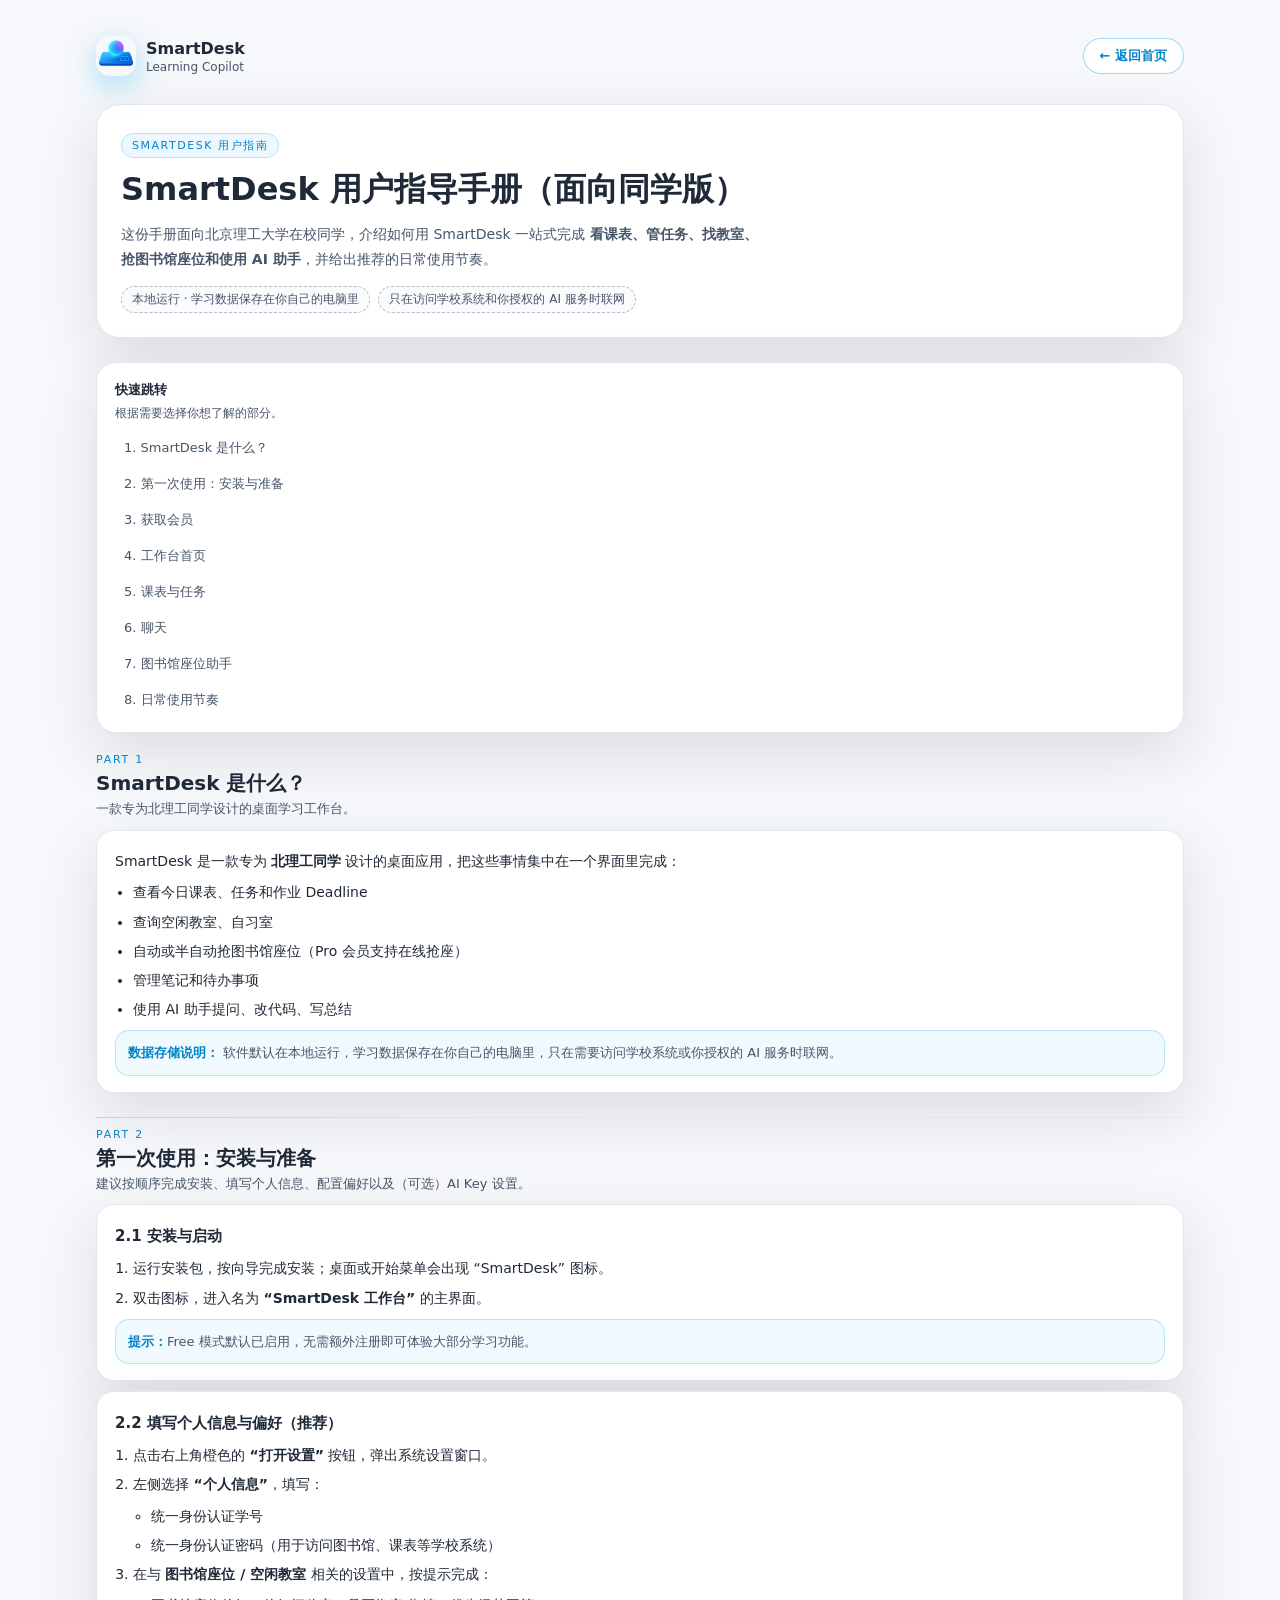
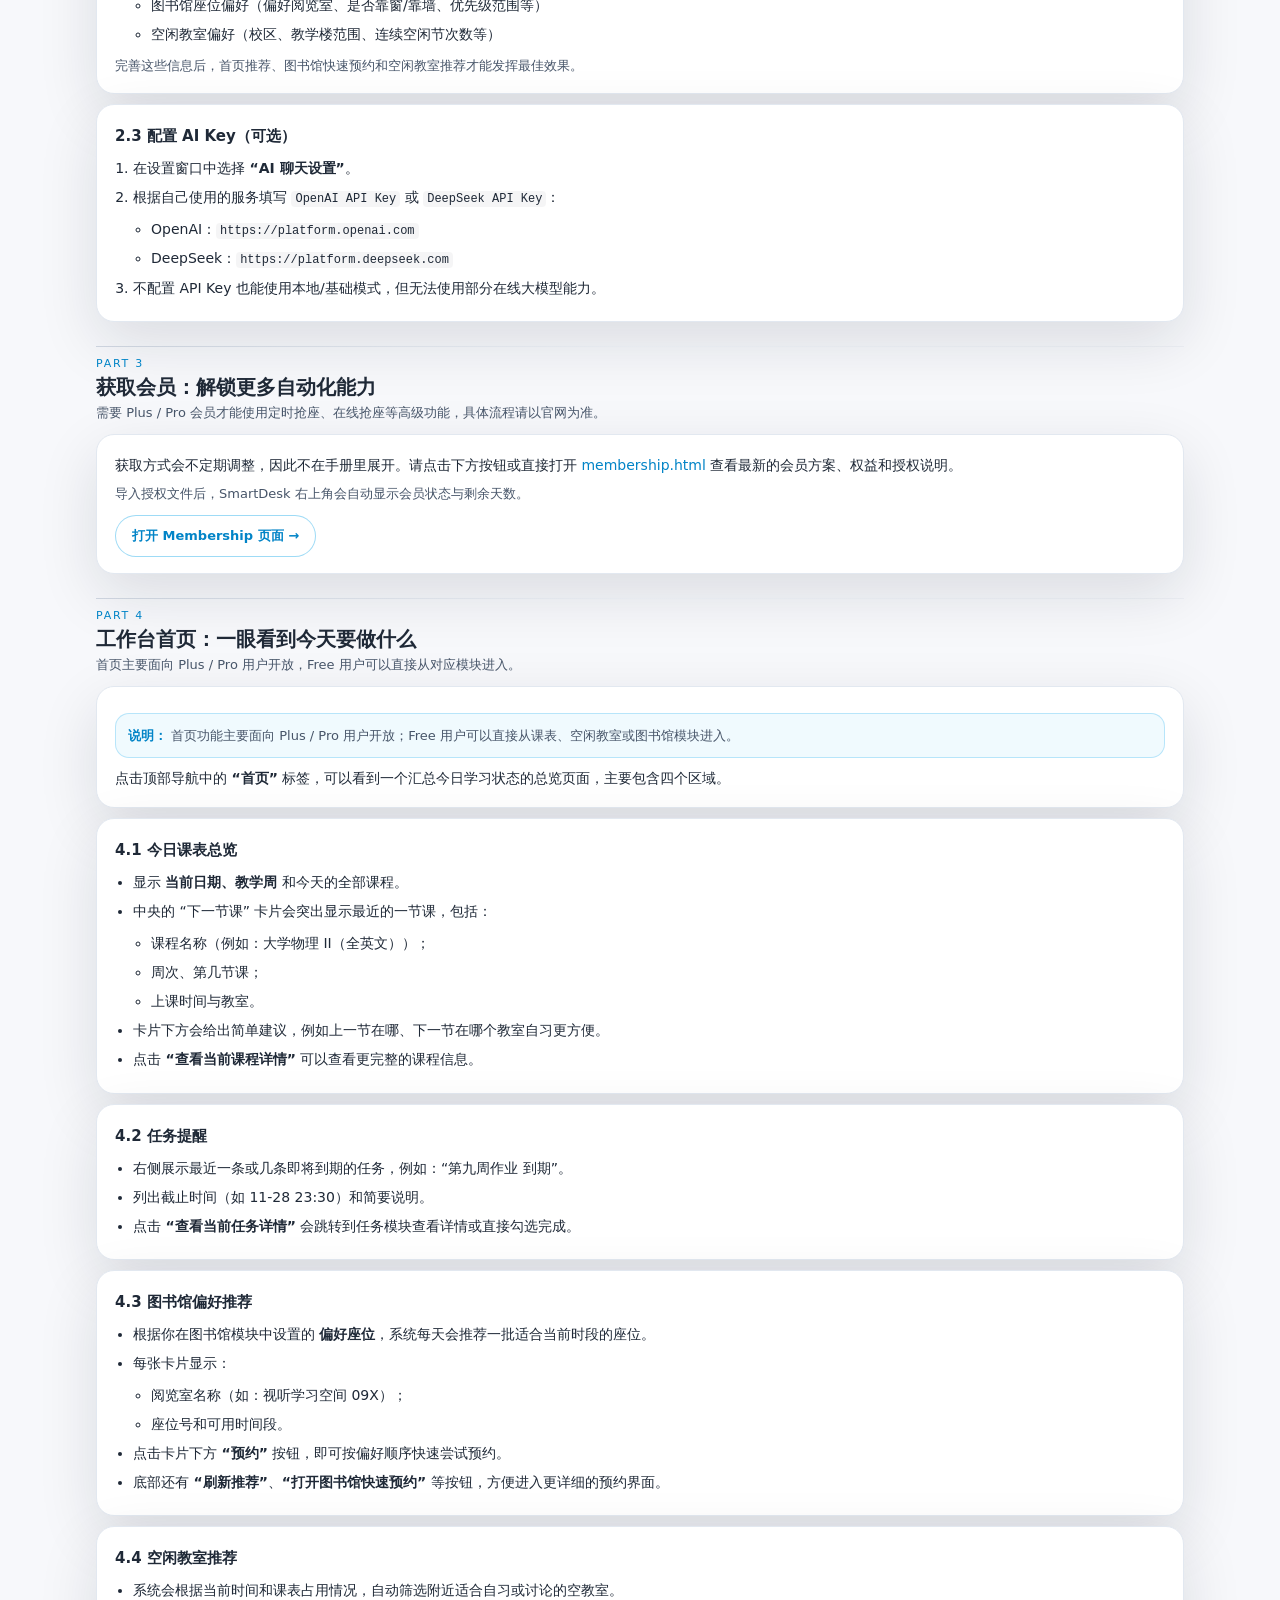
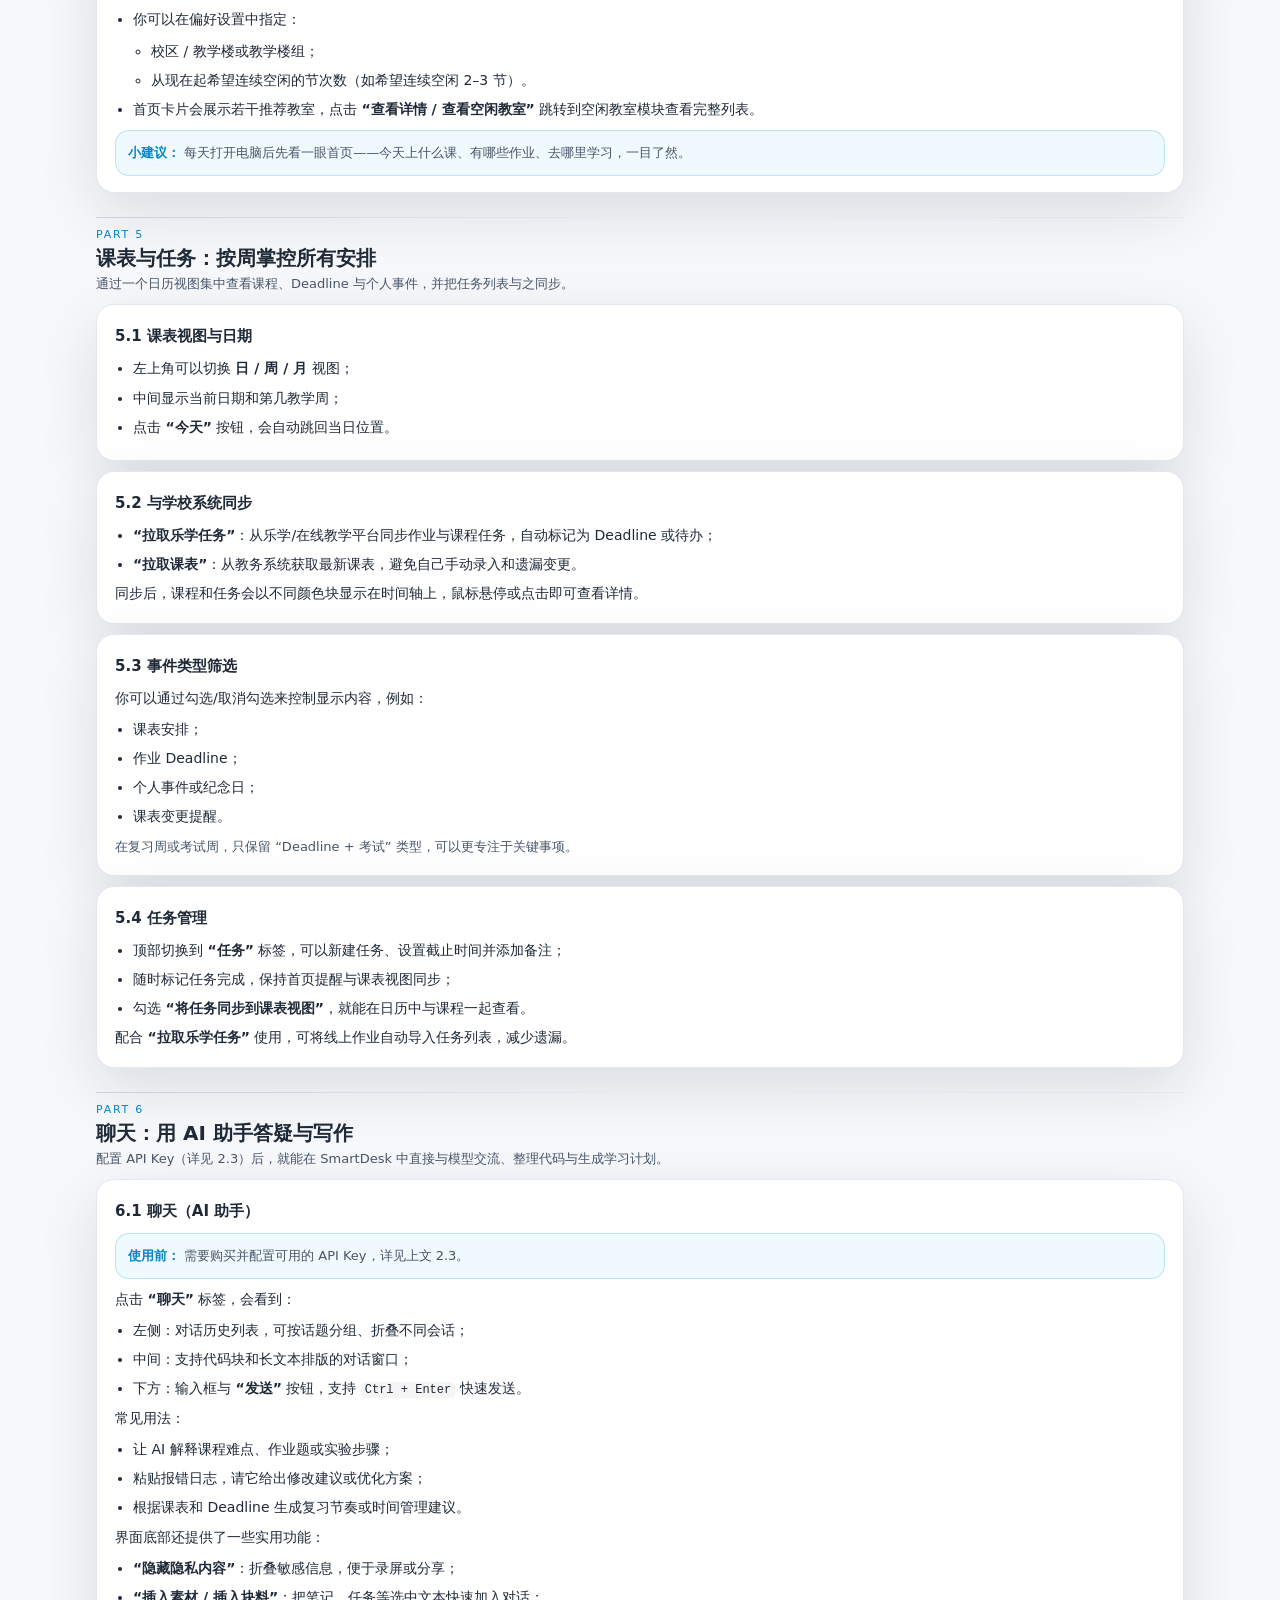
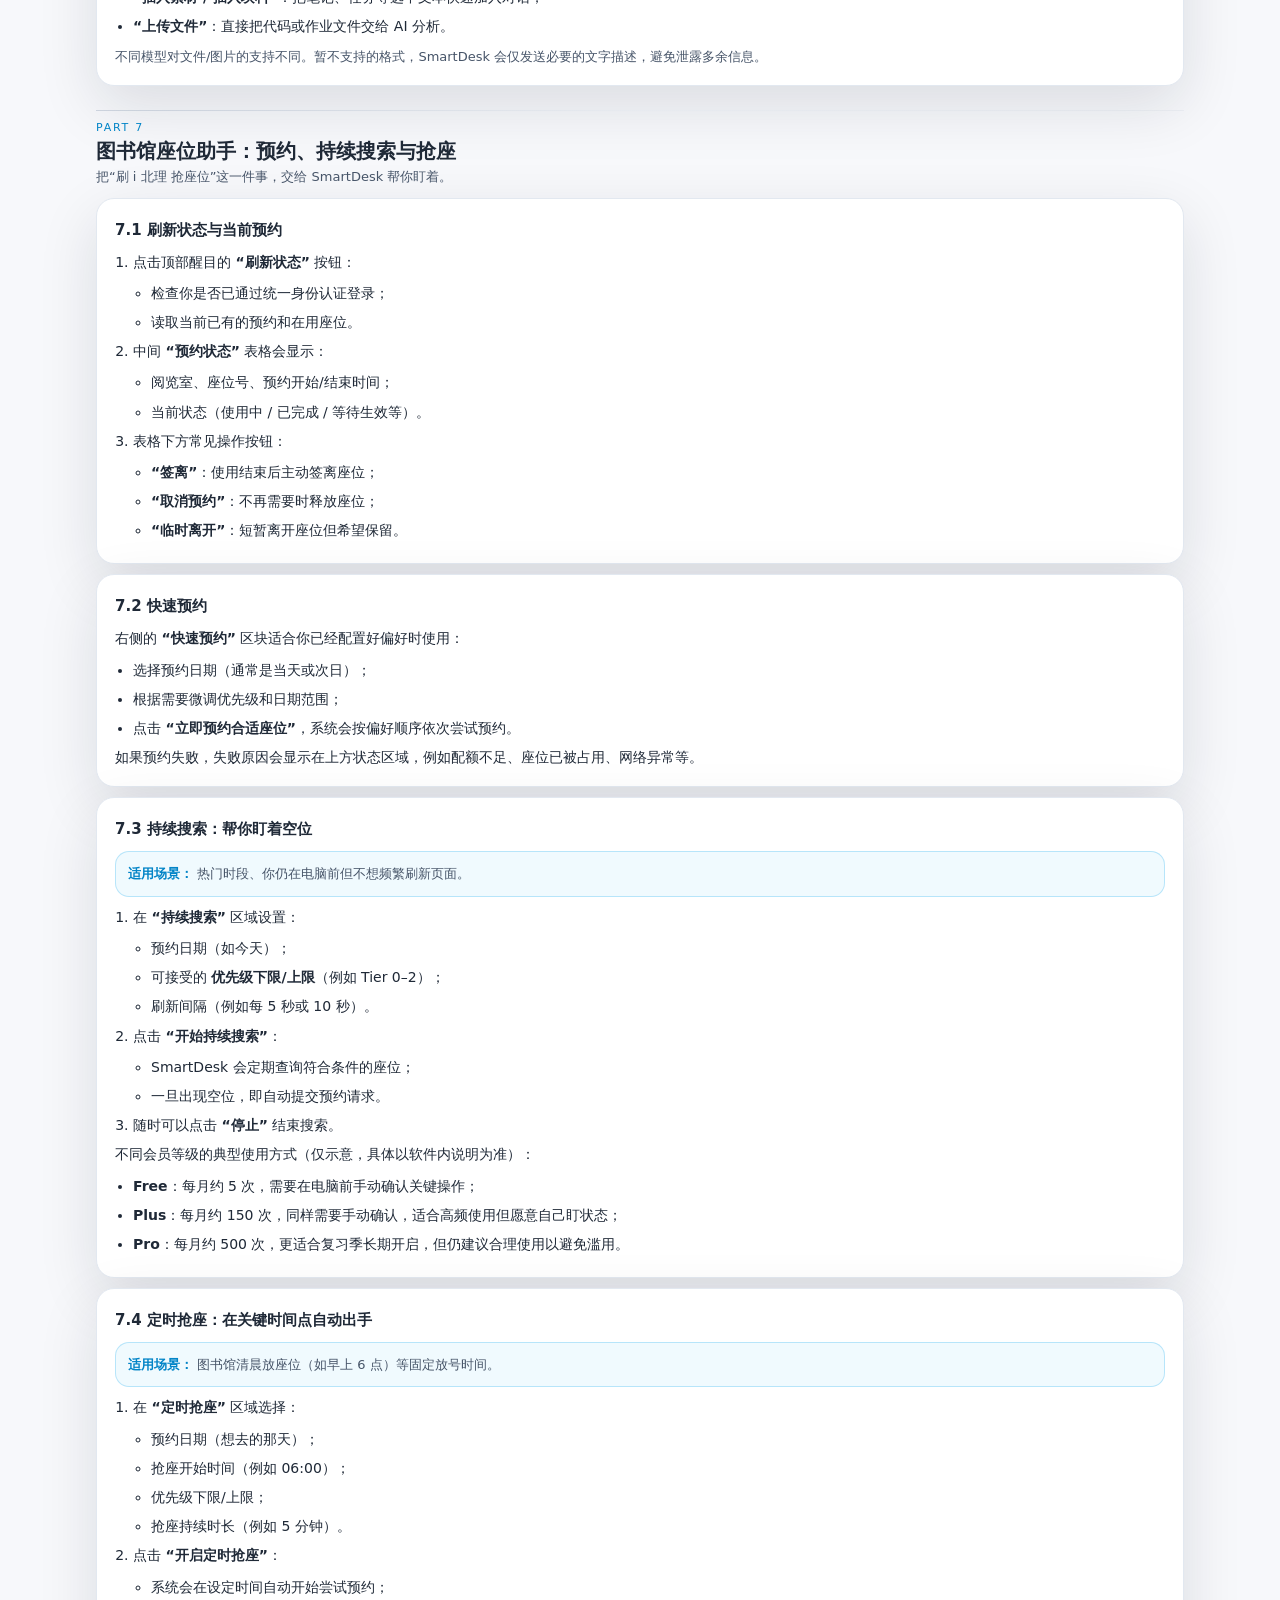
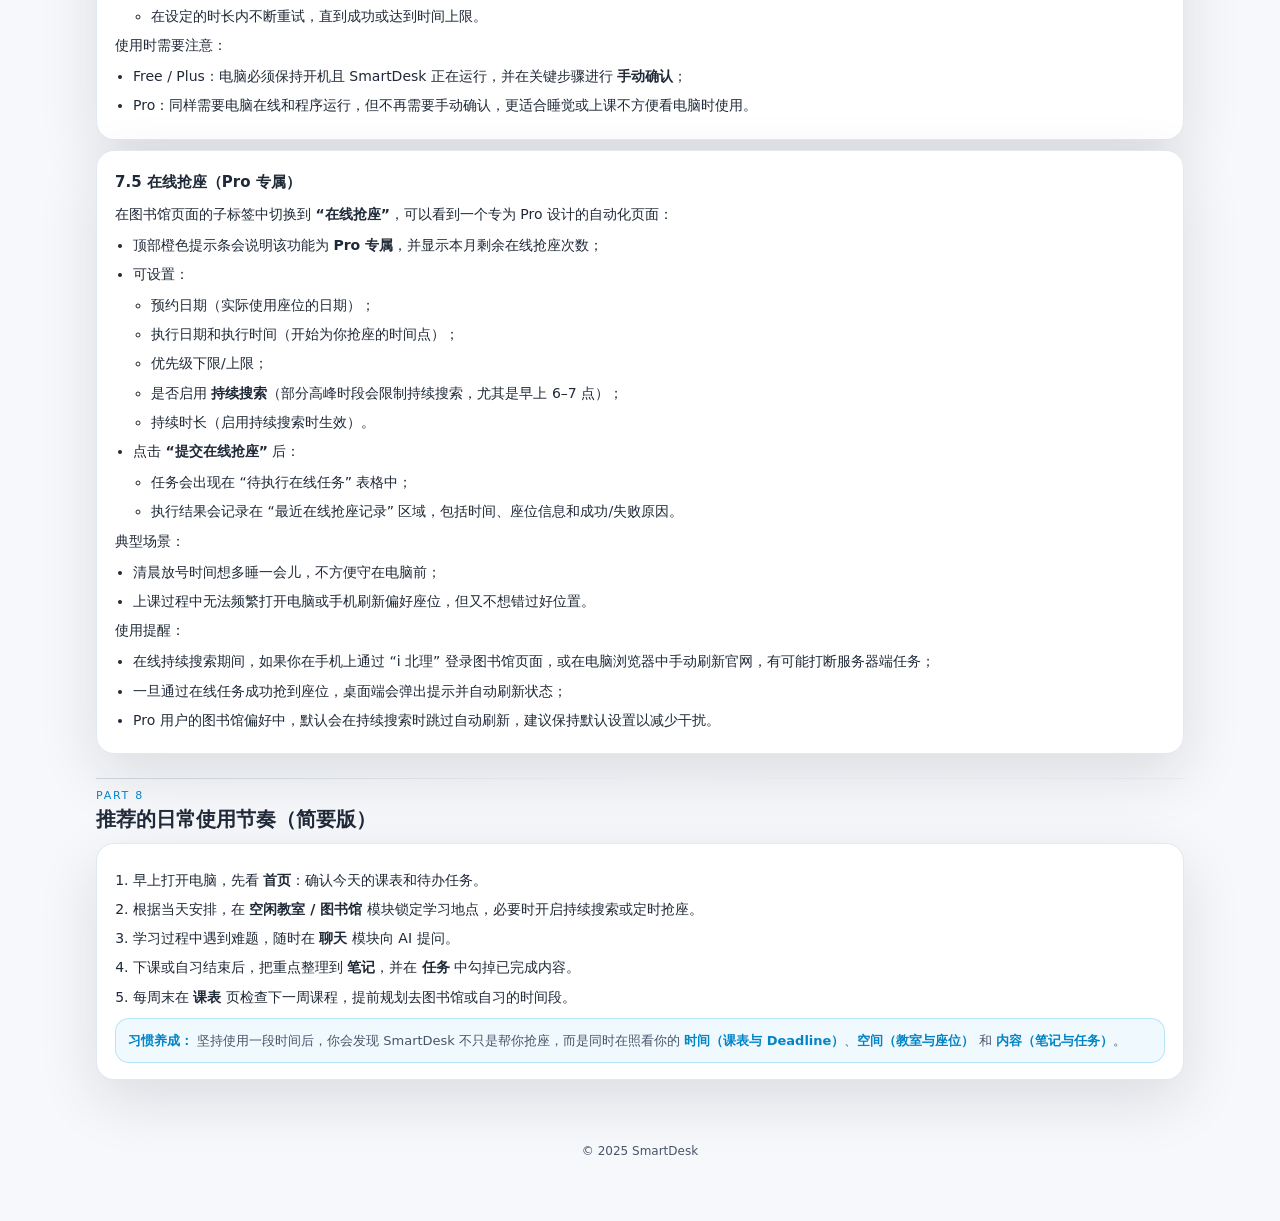
<file: user-guide.html>
<!DOCTYPE html>
<html lang="zh-CN">
<head>
  <meta charset="UTF-8" />
  <title>SmartDesk 用户指导手册（面向同学版）</title>
  <meta name="viewport" content="width=device-width, initial-scale=1" />
  <meta name="description" content="SmartDesk 用户指南，涵盖首页、课表、空闲教室、图书馆座位与 AI 助手使用方法。" />
  <style>
    :root {
      --bg: #f7f8fb;
      --surface: #ffffff;
      --text: #1f2937;
      --text-soft: #475569;
      --border: #e2e8f0;
      --primary: #0ea5e9;
      --primary-dark: #0284c7;
      --radius-lg: 24px;
      --shadow: 0 20px 60px rgba(15, 23, 42, 0.12);
    }

    * {
      box-sizing: border-box;
      margin: 0;
      padding: 0;
    }

    body {
      font-family: "Inter", "Segoe UI", -apple-system, BlinkMacSystemFont, system-ui, sans-serif;
      background: var(--bg);
      color: var(--text);
      min-height: 100vh;
      -webkit-font-smoothing: antialiased;
    }

    a {
      color: var(--primary-dark);
      text-decoration: none;
    }

    a:hover {
      text-decoration: underline;
    }

    .page {
      max-width: 1120px;
      margin: 0 auto;
      padding: 24px 16px 64px;
    }

    /* 顶部导航 */
    .nav {
      display: flex;
      align-items: center;
      justify-content: space-between;
      padding: 12px 0 20px;
    }

    .brand {
      display: flex;
      align-items: center;
      gap: 10px;
    }

    .logo {
      width: 40px;
      height: 40px;
      border-radius: 14px;
      overflow: hidden;
      box-shadow: 0 10px 30px rgba(14, 165, 233, 0.35);
    }

    .logo img {
      width: 100%;
      height: 100%;
      object-fit: cover;
      display: block;
    }

    .brand-text {
      display: flex;
      flex-direction: column;
      gap: 2px;
    }

    .brand-text strong {
      font-size: 16px;
      color: var(--text);
    }

    .brand-text span {
      font-size: 12px;
      color: var(--text-soft);
    }

    .nav-actions {
      display: flex;
      align-items: center;
      gap: 8px;
    }

    .return-link {
      padding: 8px 16px;
      border-radius: 999px;
      border: 1px solid rgba(14,165,233,0.4);
      color: var(--primary-dark);
      font-size: 13px;
      font-weight: 600;
      background: #fff;
      display: inline-flex;
      align-items: center;
      gap: 6px;
      cursor: pointer;
      transition: background 0.16s ease, box-shadow 0.16s ease, transform 0.1s ease;
    }

    .return-link:hover {
      background: rgba(14,165,233,0.08);
      text-decoration: none;
      box-shadow: 0 8px 24px rgba(15,23,42,0.08);
      transform: translateY(-0.5px);
    }

    /* Hero */
    .hero {
      margin-top: 8px;
      background: var(--surface);
      border-radius: var(--radius-lg);
      border: 1px solid var(--border);
      padding: 28px 24px 24px;
      box-shadow: var(--shadow);
    }

    .hero-top {
      display: flex;
      justify-content: space-between;
      align-items: flex-start;
      gap: 16px;
      flex-wrap: wrap;
    }

    .pill {
      display: inline-flex;
      align-items: center;
      padding: 4px 10px;
      border-radius: 999px;
      font-size: 11px;
      text-transform: uppercase;
      letter-spacing: 0.14em;
      background: rgba(14,165,233,0.08);
      color: var(--primary-dark);
      border: 1px solid rgba(14,165,233,0.25);
      margin-bottom: 10px;
    }

    .hero-title {
      font-size: clamp(26px, 4vw, 32px);
      font-weight: 700;
      margin-bottom: 10px;
      color: var(--text);
    }

    .hero-desc {
      font-size: 14px;
      line-height: 1.8;
      color: var(--text-soft);
      max-width: 640px;
    }

    .hero-meta {
      margin-top: 14px;
      display: flex;
      flex-wrap: wrap;
      gap: 8px;
      font-size: 12px;
      color: var(--text-soft);
    }

    .hero-meta span {
      padding: 4px 10px;
      border-radius: 999px;
      border: 1px dashed rgba(148,163,184,0.7);
      background: rgba(248,250,252,0.75);
    }

    /* 主体布局：顶部导航 + 内容 */
    .layout {
      margin-top: 24px;
      display: flex;
      flex-direction: column;
      gap: 20px;
    }

    /* 右侧目录卡片 */
    .toc-card {
      background: var(--surface);
      border-radius: 20px;
      border: 1px solid var(--border);
      box-shadow: var(--shadow);
      padding: 18px 18px 16px;
    }

    .toc-title {
      font-size: 13px;
      font-weight: 600;
      color: var(--text);
      margin-bottom: 6px;
    }

    .toc-subtitle {
      font-size: 12px;
      color: var(--text-soft);
      margin-bottom: 10px;
    }

    .toc-list {
      list-style: none;
      padding-left: 0;
      margin: 0;
      font-size: 13px;
      display: flex;
      flex-direction: column;
      gap: 4px;
    }

    .toc-list li a {
      display: block;
      padding: 6px 8px;
      border-radius: 10px;
      color: var(--text-soft);
      border: 1px solid transparent;
      transition: background 0.12s ease, border-color 0.12s ease, color 0.12s ease;
    }

    .toc-list li a:hover {
      background: rgba(248,250,252,0.9);
      border-color: rgba(148,163,184,0.6);
      color: var(--primary-dark);
      text-decoration: none;
    }

    /* 章节通用样式 */
    .section {
      margin-bottom: 24px;
    }

    .section-header {
      margin-bottom: 10px;
    }

    .section-kicker {
      font-size: 11px;
      text-transform: uppercase;
      letter-spacing: 0.16em;
      color: var(--primary-dark);
      margin-bottom: 4px;
    }

    .section-title {
      font-size: 20px;
      font-weight: 650;
      color: var(--text);
      margin-bottom: 2px;
    }

    .section-sub {
      font-size: 13px;
      color: var(--text-soft);
      line-height: 1.6;
    }

    .section-card {
      margin-top: 10px;
      background: var(--surface);
      border-radius: 18px;
      border: 1px solid var(--border);
      box-shadow: var(--shadow);
      padding: 18px 18px 16px;
      font-size: 14px;
      line-height: 1.8;
      color: var(--text);
    }

    .section-card + .section-card {
      margin-top: 10px;
    }

    .section-card h3 {
      font-size: 15px;
      font-weight: 600;
      margin-bottom: 6px;
      color: var(--text);
    }

    .section-card p + p {
      margin-top: 4px;
    }

    .section-card ul,
    .section-card ol {
      margin-top: 6px;
      padding-left: 18px;
    }

    .section-card li {
      margin-bottom: 4px;
    }

    .section-card strong {
      font-weight: 600;
    }

    .note {
      margin-top: 8px;
      padding: 10px 12px;
      border-radius: 14px;
      background: rgba(14,165,233,0.06);
      border: 1px solid rgba(14,165,233,0.25);
      font-size: 13px;
      color: var(--text-soft);
    }

    .note > strong {
      color: var(--primary-dark);
      font-weight: 600;
    }

    .hint {
      font-size: 13px;
      color: var(--text-soft);
      margin-top: 6px;
    }

    .divider {
      margin: 18px 0 10px;
      height: 1px;
      border: 0;
      background: linear-gradient(to right, rgba(148,163,184,0.4), rgba(226,232,240,0.3), rgba(148,163,184,0.1));
    }

    code {
      font-family: Menlo, Monaco, Consolas, "SF Mono", monospace;
      font-size: 12px;
      background: rgba(15,23,42,0.04);
      padding: 1px 4px;
      border-radius: 4px;
    }

    footer {
      margin-top: 40px;
      font-size: 12px;
      color: var(--text-soft);
      text-align: center;
    }
  </style>
</head>
<body>
  <div class="page">
    <!-- 顶部导航 -->
    <nav class="nav">
      <div class="brand">
        <div class="logo"><img src="images/logo.png" alt="SmartDesk logo" /></div>
        <div class="brand-text">
          <strong>SmartDesk</strong>
          <span>Learning Copilot</span>
        </div>
      </div>
      <div class="nav-actions">
        <a class="return-link" href="index.html" data-lang-link-target="index.html">
          <span data-lang="zh">← 返回首页</span>
          <span data-lang="en" hidden>← Back to Home</span>
        </a>
      </div>
    </nav>

    <!-- 顶部 Hero -->
    <section class="hero">
      <div class="hero-top">
        <div data-lang="zh">
          <span class="pill">SmartDesk 用户指南</span>
          <h1 class="hero-title">SmartDesk 用户指导手册（面向同学版）</h1>
          <p class="hero-desc">
            这份手册面向北京理工大学在校同学，介绍如何用 SmartDesk 一站式完成
            <strong>看课表、管任务、找教室、抢图书馆座位和使用 AI 助手</strong>，并给出推荐的日常使用节奏。
          </p>
          <div class="hero-meta">
            <span>本地运行 · 学习数据保存在你自己的电脑里</span>
            <span>只在访问学校系统和你授权的 AI 服务时联网</span>
          </div>
        </div>
        <div data-lang="en" hidden>
          <span class="pill">SmartDesk User Guide</span>
          <h1 class="hero-title">SmartDesk Student Playbook</h1>
          <p class="hero-desc">
            This guide is written for students at Beijing Institute of Technology. It explains how to use SmartDesk to
            <strong>check your schedule, track tasks, find classrooms, reserve library seats, and chat with AI</strong>
            plus a recommended daily rhythm.
          </p>
          <div class="hero-meta">
            <span>Runs locally · All study data stays on your computer</span>
            <span>Connects only when calling campus systems or AI services you approve</span>
          </div>
        </div>
      </div>
    </section>

    <!-- 主体布局 -->
    <div class="layout">
      <!-- 内容导航 -->
      <nav class="toc-card" aria-label="页面导航">
        <div class="toc-title">
          <span data-lang="zh">快速跳转</span>
          <span data-lang="en" hidden>Quick Jump</span>
        </div>
        <div class="toc-subtitle">
          <span data-lang="zh">根据需要选择你想了解的部分。</span>
          <span data-lang="en" hidden>Jump straight to the part you need.</span>
        </div>
        <ul class="toc-list">
          <li>
            <a href="#section1">
              <span data-lang="zh">1. SmartDesk 是什么？</span>
              <span data-lang="en" hidden>1. What is SmartDesk?</span>
            </a>
          </li>
          <li>
            <a href="#section2">
              <span data-lang="zh">2. 第一次使用：安装与准备</span>
              <span data-lang="en" hidden>2. First Use: Install & Prepare</span>
            </a>
          </li>
          <li>
            <a href="#section3">
              <span data-lang="zh">3. 获取会员</span>
              <span data-lang="en" hidden>3. Get Membership</span>
            </a>
          </li>
          <li>
            <a href="#section4">
              <span data-lang="zh">4. 工作台首页</span>
              <span data-lang="en" hidden>4. Home Dashboard</span>
            </a>
          </li>
          <li>
            <a href="#section5">
              <span data-lang="zh">5. 课表与任务</span>
              <span data-lang="en" hidden>5. Schedule & Tasks</span>
            </a>
          </li>
          <li>
            <a href="#section6">
              <span data-lang="zh">6. 聊天</span>
              <span data-lang="en" hidden>6. Chat</span>
            </a>
          </li>
          <li>
            <a href="#section7">
              <span data-lang="zh">7. 图书馆座位助手</span>
              <span data-lang="en" hidden>7. Library Seat Assistant</span>
            </a>
          </li>
          <li>
            <a href="#section8">
              <span data-lang="zh">8. 日常使用节奏</span>
              <span data-lang="en" hidden>8. Daily Rhythm</span>
            </a>
          </li>
        </ul>
      </nav>

      <!-- 主体内容 -->
      <main>
        <!-- 1. SmartDesk 是什么 -->
        <section id="section1" class="section">
          <div class="section-header">
            <div class="section-kicker">PART 1</div>
            <h2 class="section-title">
              <span data-lang="zh">SmartDesk 是什么？</span>
              <span data-lang="en" hidden>What is SmartDesk?</span>
            </h2>
            <p class="section-sub">
              <span data-lang="zh">一款专为北理工同学设计的桌面学习工作台。</span>
              <span data-lang="en" hidden>A desktop cockpit designed specifically for BIT students.</span>
            </p>
          </div>

          <div class="section-card" data-lang="zh">
            <p>
              SmartDesk 是一款专为 <strong>北理工同学</strong> 设计的桌面应用，把这些事情集中在一个界面里完成：
            </p>
            <ul>
              <li>查看今日课表、任务和作业 Deadline</li>
              <li>查询空闲教室、自习室</li>
              <li>自动或半自动抢图书馆座位（Pro 会员支持在线抢座）</li>
              <li>管理笔记和待办事项</li>
              <li>使用 AI 助手提问、改代码、写总结</li>
            </ul>
            <div class="note">
              <strong>数据存储说明：</strong>
              软件默认在本地运行，学习数据保存在你自己的电脑里，只在需要访问学校系统或你授权的 AI 服务时联网。
            </div>
          </div>

          <div class="section-card" data-lang="en" hidden>
            <p>
              SmartDesk is a desktop app tailored for <strong>BIT students</strong>. It combines all of these workflows in one place:
            </p>
            <ul>
              <li>Review today’s classes, tasks, and assignment deadlines</li>
              <li>Find empty classrooms and study rooms</li>
              <li>Reserve or auto-grab library seats (online grabbing is a Pro perk)</li>
              <li>Manage notes and to-dos</li>
              <li>Ask the AI assistant questions, debug code, or draft summaries</li>
            </ul>
            <div class="note">
              <strong>Data policy:</strong>
              SmartDesk runs locally. Your study data stays on your computer and only goes online when talking to campus systems or AI services you approve.
            </div>
          </div>
        </section>

        <hr class="divider" />

        <!-- 2. 第一次使用 -->
        <section id="section2" class="section">
          <div class="section-header">
            <div class="section-kicker">PART 2</div>
            <h2 class="section-title">
              <span data-lang="zh">第一次使用：安装与准备</span>
              <span data-lang="en" hidden>First Use: Install & Prepare</span>
            </h2>
            <p class="section-sub">
              <span data-lang="zh">建议按顺序完成安装、填写个人信息、配置偏好以及（可选）AI Key 设置。</span>
              <span data-lang="en" hidden>Follow these steps to install, fill in your profile, set preferences, and (optionally) add an AI key.</span>
            </p>
          </div>

          <div class="section-card" data-lang="zh">
            <h3>2.1 安装与启动</h3>
            <ol>
              <li>运行安装包，按向导完成安装；桌面或开始菜单会出现 “SmartDesk” 图标。</li>
              <li>双击图标，进入名为 <strong>“SmartDesk 工作台”</strong> 的主界面。</li>
            </ol>
            <div class="note">
              <strong>提示：</strong>Free 模式默认已启用，无需额外注册即可体验大部分学习功能。
            </div>
          </div>

          <div class="section-card" data-lang="en" hidden>
            <h3>2.1 Install & launch</h3>
            <ol>
              <li>Run the installer and follow the wizard. A “SmartDesk” shortcut appears on the desktop/start menu.</li>
              <li>Double-click it to open the <strong>SmartDesk Workbench</strong> main window.</li>
            </ol>
            <div class="note">
              <strong>Tip:</strong> Free mode is turned on by default, so you can try most study features without any signup.
            </div>
          </div>

          <div class="section-card" data-lang="zh">
            <h3>2.2 填写个人信息与偏好（推荐）</h3>
            <ol>
              <li>点击右上角橙色的 <strong>“打开设置”</strong> 按钮，弹出系统设置窗口。</li>
              <li>
                左侧选择 <strong>“个人信息”</strong>，填写：
                <ul>
                  <li>统一身份认证学号</li>
                  <li>统一身份认证密码（用于访问图书馆、课表等学校系统）</li>
                </ul>
              </li>
              <li>
                在与 <strong>图书馆座位 / 空闲教室</strong> 相关的设置中，按提示完成：
                <ul>
                  <li>图书馆座位偏好（偏好阅览室、是否靠窗/靠墙、优先级范围等）</li>
                  <li>空闲教室偏好（校区、教学楼范围、连续空闲节次数等）</li>
                </ul>
              </li>
            </ol>
            <p class="hint">
              完善这些信息后，首页推荐、图书馆快速预约和空闲教室推荐才能发挥最佳效果。
            </p>
          </div>

          <div class="section-card" data-lang="en" hidden>
            <h3>2.2 Complete your profile & preferences (recommended)</h3>
            <ol>
              <li>Click the orange <strong>Open Settings</strong> button in the top-right corner.</li>
              <li>
                Under <strong>Profile</strong> enter:
                <ul>
                  <li>Your unified authentication student ID</li>
                  <li>Your password (used to access the library, schedule, and other campus systems)</li>
                </ul>
              </li>
              <li>
                In the <strong>Library Seats / Free Rooms</strong> sections, set up:
                <ul>
                  <li>Seat preferences (reading rooms, window/wall preference, priority tiers, etc.)</li>
                  <li>Free-room preferences (campus, buildings, continuous free slots)</li>
                </ul>
              </li>
            </ol>
            <p class="hint">
              Completing these fields makes homepage suggestions, quick seat booking, and free-room recommendations much more accurate.
            </p>
          </div>

          <div class="section-card" data-lang="zh">
            <h3>2.3 配置 AI Key（可选）</h3>
            <ol>
              <li>在设置窗口中选择 <strong>“AI 聊天设置”</strong>。</li>
              <li>
                根据自己使用的服务填写 <code>OpenAI API Key</code> 或
                <code>DeepSeek API Key</code>：
                <ul>
                  <li>OpenAI：<code>https://platform.openai.com</code></li>
                  <li>DeepSeek：<code>https://platform.deepseek.com</code></li>
                </ul>
              </li>
              <li>不配置 API Key 也能使用本地/基础模式，但无法使用部分在线大模型能力。</li>
            </ol>
          </div>

          <div class="section-card" data-lang="en" hidden>
            <h3>2.3 Add an AI API key (optional)</h3>
            <ol>
              <li>In Settings, open <strong>AI Chat Settings</strong>.</li>
              <li>
                Enter the <code>OpenAI API Key</code> or <code>DeepSeek API Key</code> you already own:
                <ul>
                  <li>OpenAI: <code>https://platform.openai.com</code></li>
                  <li>DeepSeek: <code>https://platform.deepseek.com</code></li>
                </ul>
              </li>
              <li>You can use the local/basic mode without any key, but online model capabilities will be limited.</li>
            </ol>
          </div>
        </section>

        <hr class="divider" />

        <!-- 3. 获取会员 -->
        <section id="section3" class="section">
          <div class="section-header">
            <div class="section-kicker">PART 3</div>
            <h2 class="section-title">
              <span data-lang="zh">获取会员：解锁更多自动化能力</span>
              <span data-lang="en" hidden>Get membership: unlock automation perks</span>
            </h2>
            <p class="section-sub">
              <span data-lang="zh">需要 Plus / Pro 会员才能使用定时抢座、在线抢座等高级功能，具体流程请以官网为准。</span>
              <span data-lang="en" hidden>Features like scheduled grabs or online seats live behind the Plus/Pro membership tiers—always check the website for the latest process.</span>
            </p>
          </div>

          <div class="section-card" data-lang="zh">
            <p>
              获取方式会不定期调整，因此不在手册里展开。请点击下方按钮或直接打开
              <a href="membership.html" data-lang-link-target="membership.html">membership.html</a> 查看最新的会员方案、权益和授权说明。
            </p>
            <p class="hint">
              导入授权文件后，SmartDesk 右上角会自动显示会员状态与剩余天数。
            </p>
            <a class="return-link" href="membership.html" data-lang-link-target="membership.html" style="margin-top:10px;">
              打开 Membership 页面 →
            </a>
          </div>

          <div class="section-card" data-lang="en" hidden>
            <p>
              The enrollment process changes from time to time, so we keep it off the PDF. Click below or open
              <a href="membership.html" data-lang-link-target="membership.html">membership.html</a> for the latest tiers, benefits, and license instructions.
            </p>
            <p class="hint">
              After you import the license file, SmartDesk shows your membership tier and remaining days in the top-right corner automatically.
            </p>
            <a class="return-link" href="membership.html" data-lang-link-target="membership.html" style="margin-top:10px;">
              Go to the Membership page →
            </a>
          </div>
        </section>

        <hr class="divider" />

        <!-- 4. 工作台首页 -->
        <section id="section4" class="section">
          <div class="section-header">
            <div class="section-kicker">PART 4</div>
            <h2 class="section-title">
              <span data-lang="zh">工作台首页：一眼看到今天要做什么</span>
              <span data-lang="en" hidden>Home dashboard: know what to do today</span>
            </h2>
            <p class="section-sub">
              <span data-lang="zh">首页主要面向 Plus / Pro 用户开放，Free 用户可以直接从对应模块进入。</span>
              <span data-lang="en" hidden>The dashboard is a Plus/Pro feature, but Free users can open each module directly.</span>
            </p>
          </div>

          <div class="section-card" data-lang="zh">
            <div class="note">
              <strong>说明：</strong>
              首页功能主要面向 Plus / Pro 用户开放；Free 用户可以直接从课表、空闲教室或图书馆模块进入。
            </div>
            <p style="margin-top:8px;">
              点击顶部导航中的 <strong>“首页”</strong> 标签，可以看到一个汇总今日学习状态的总览页面，主要包含四个区域。
            </p>
          </div>

          <div class="section-card" data-lang="en" hidden>
            <div class="note">
              <strong>Heads up:</strong>
              The Home dashboard unlocks with Plus/Pro. Free users can open Schedule, Free Rooms, or Library modules directly.
            </div>
            <p style="margin-top:8px;">
              Open the <strong>Home</strong> tab to see a single-page summary of today’s status built around four widgets.
            </p>
          </div>

          <div class="section-card" data-lang="zh">
            <h3>4.1 今日课表总览</h3>
            <ul>
              <li>显示 <strong>当前日期、教学周</strong> 和今天的全部课程。</li>
              <li>
                中央的 “下一节课” 卡片会突出显示最近的一节课，包括：
                <ul>
                  <li>课程名称（例如：大学物理 II（全英文））；</li>
                  <li>周次、第几节课；</li>
                  <li>上课时间与教室。</li>
                </ul>
              </li>
              <li>卡片下方会给出简单建议，例如上一节在哪、下一节在哪个教室自习更方便。</li>
              <li>点击 <strong>“查看当前课程详情”</strong> 可以查看更完整的课程信息。</li>
            </ul>
          </div>

          <div class="section-card" data-lang="en" hidden>
            <h3>4.1 Today’s schedule overview</h3>
            <ul>
              <li>Shows the <strong>current date, teaching week</strong>, and all classes for today.</li>
              <li>
                The “next class” card highlights your upcoming class with:
                <ul>
                  <li>Course title</li>
                  <li>Week/day/slot</li>
                  <li>Time and room</li>
                </ul>
              </li>
              <li>A tip below the card suggests where you just were and where to study next.</li>
              <li>Click <strong>View course details</strong> for the full record.</li>
            </ul>
          </div>

          <div class="section-card" data-lang="zh">
            <h3>4.2 任务提醒</h3>
            <ul>
              <li>右侧展示最近一条或几条即将到期的任务，例如：“第九周作业 到期”。</li>
              <li>列出截止时间（如 11-28 23:30）和简要说明。</li>
              <li>点击 <strong>“查看当前任务详情”</strong> 会跳转到任务模块查看详情或直接勾选完成。</li>
            </ul>
          </div>

          <div class="section-card" data-lang="en" hidden>
            <h3>4.2 Task reminders</h3>
            <ul>
              <li>The panel lists one or more tasks that are close to their deadline, e.g., “Week 9 assignment”.</li>
              <li>Each entry shows the due time and a short description.</li>
              <li>Click <strong>View task</strong> to jump into the Tasks module and mark it done.</li>
            </ul>
          </div>

          <div class="section-card" data-lang="zh">
            <h3>4.3 图书馆偏好推荐</h3>
            <ul>
              <li>根据你在图书馆模块中设置的 <strong>偏好座位</strong>，系统每天会推荐一批适合当前时段的座位。</li>
              <li>
                每张卡片显示：
                <ul>
                  <li>阅览室名称（如：视听学习空间 09X）；</li>
                  <li>座位号和可用时间段。</li>
                </ul>
              </li>
              <li>点击卡片下方 <strong>“预约”</strong> 按钮，即可按偏好顺序快速尝试预约。</li>
              <li>底部还有 <strong>“刷新推荐”</strong>、<strong>“打开图书馆快速预约”</strong> 等按钮，方便进入更详细的预约界面。</li>
            </ul>
          </div>

          <div class="section-card" data-lang="en" hidden>
            <h3>4.3 Library seat suggestions</h3>
            <ul>
              <li>Uses your <strong>seat preferences</strong> to recommend rooms and seats that match the current time.</li>
              <li>
                Each card shows:
                <ul>
                  <li>Reading room name</li>
                  <li>Seat number and available time slots</li>
                </ul>
              </li>
              <li>Click <strong>Reserve</strong> to attempt seats in your priority order.</li>
              <li>Use <strong>Refresh suggestions</strong> or <strong>Open quick booking</strong> for the detailed seat view.</li>
            </ul>
          </div>

          <div class="section-card" data-lang="zh">
            <h3>4.4 空闲教室推荐</h3>
            <ul>
              <li>系统会根据当前时间和课表占用情况，自动筛选附近适合自习或讨论的空教室。</li>
              <li>
                你可以在偏好设置中指定：
                <ul>
                  <li>校区 / 教学楼或教学楼组；</li>
                  <li>从现在起希望连续空闲的节次数（如希望连续空闲 2–3 节）。</li>
                </ul>
              </li>
              <li>首页卡片会展示若干推荐教室，点击 <strong>“查看详情 / 查看空闲教室”</strong> 跳转到空闲教室模块查看完整列表。</li>
            </ul>
            <div class="note">
              <strong>小建议：</strong>
              每天打开电脑后先看一眼首页——今天上什么课、有哪些作业、去哪里学习，一目了然。
            </div>
          </div>

          <div class="section-card" data-lang="en" hidden>
            <h3>4.4 Free classroom picks</h3>
            <ul>
              <li>The system filters nearby classrooms that are free for self-study or group work based on the current time.</li>
              <li>
                In Preferences you can define:
                <ul>
                  <li>Campus / building / building groups</li>
                  <li>How many consecutive slots you need (e.g., 2–3 periods)</li>
                </ul>
              </li>
              <li>The card lists a few rooms; click <strong>View details</strong> to jump to the complete free-room list.</li>
            </ul>
            <div class="note">
              <strong>Daily habit:</strong>
              Start your day by checking Home—classes, tasks, and study spots become obvious in seconds.
            </div>
          </div>
        </section>

        <hr class="divider" />

        <!-- 5. 课表与任务 -->
        <section id="section5" class="section">
          <div class="section-header">
            <div class="section-kicker">PART 5</div>
            <h2 class="section-title">
              <span data-lang="zh">课表与任务：按周掌控所有安排</span>
              <span data-lang="en" hidden>Schedule & tasks: control everything by week</span>
            </h2>
            <p class="section-sub">
              <span data-lang="zh">通过一个日历视图集中查看课程、Deadline 与个人事件，并把任务列表与之同步。</span>
              <span data-lang="en" hidden>Use a calendar view to see classes, deadlines, and personal events, then sync tasks onto the same timeline.</span>
            </p>
          </div>

          <div class="section-card" data-lang="zh">
            <h3>5.1 课表视图与日期</h3>
            <ul>
              <li>左上角可以切换 <strong>日 / 周 / 月</strong> 视图；</li>
              <li>中间显示当前日期和第几教学周；</li>
              <li>点击 <strong>“今天”</strong> 按钮，会自动跳回当日位置。</li>
            </ul>
          </div>

          <div class="section-card" data-lang="en" hidden>
            <h3>5.1 Calendar view & timeline</h3>
            <ul>
              <li>Switch between <strong>Day / Week / Month</strong> views in the top-left corner.</li>
              <li>The center shows the current date and teaching week.</li>
              <li>Click <strong>Today</strong> to jump back instantly.</li>
            </ul>
          </div>

          <div class="section-card" data-lang="zh">
            <h3>5.2 与学校系统同步</h3>
            <ul>
              <li><strong>“拉取乐学任务”</strong>：从乐学/在线教学平台同步作业与课程任务，自动标记为 Deadline 或待办；</li>
              <li><strong>“拉取课表”</strong>：从教务系统获取最新课表，避免自己手动录入和遗漏变更。</li>
            </ul>
            <p>
              同步后，课程和任务会以不同颜色块显示在时间轴上，鼠标悬停或点击即可查看详情。
            </p>
          </div>

          <div class="section-card" data-lang="en" hidden>
            <h3>5.2 Sync with campus systems</h3>
            <ul>
              <li><strong>Fetch LeXue tasks</strong> to pull assignments from the online learning platform.</li>
              <li><strong>Fetch schedule</strong> to refresh the official timetable.</li>
            </ul>
            <p>
              Synced courses and tasks appear as colored blocks on the timeline; hover or click for details.
            </p>
          </div>

          <div class="section-card" data-lang="zh">
            <h3>5.3 事件类型筛选</h3>
            <p>你可以通过勾选/取消勾选来控制显示内容，例如：</p>
            <ul>
              <li>课表安排；</li>
              <li>作业 Deadline；</li>
              <li>个人事件或纪念日；</li>
              <li>课表变更提醒。</li>
            </ul>
            <p class="hint">
              在复习周或考试周，只保留 “Deadline + 考试” 类型，可以更专注于关键事项。
            </p>
          </div>

          <div class="section-card" data-lang="en" hidden>
            <h3>5.3 Filter event types</h3>
            <p>Toggle which layers appear—examples:</p>
            <ul>
              <li>Classes</li>
              <li>Assignment deadlines</li>
              <li>Personal events / reminders</li>
              <li>Schedule change notices</li>
            </ul>
            <p class="hint">
              During exam weeks, keep only “deadlines + exams” to stay focused.</p>
          </div>

          <div class="section-card" data-lang="zh">
            <h3>5.4 任务管理</h3>
            <ul>
              <li>顶部切换到 <strong>“任务”</strong> 标签，可以新建任务、设置截止时间并添加备注；</li>
              <li>随时标记任务完成，保持首页提醒与课表视图同步；</li>
              <li>勾选 <strong>“将任务同步到课表视图”</strong>，就能在日历中与课程一起查看。</li>
            </ul>
            <p>
              配合 <strong>“拉取乐学任务”</strong> 使用，可将线上作业自动导入任务列表，减少遗漏。
            </p>
          </div>

          <div class="section-card" data-lang="en" hidden>
            <h3>5.4 Task management</h3>
            <ul>
              <li>Under the <strong>Tasks</strong> tab, create tasks, due dates, and notes.</li>
              <li>Check items off any time so the dashboard stays in sync.</li>
              <li>Enable <strong>Sync tasks to calendar</strong> to show them next to classes.</li>
            </ul>
            <p>
              Combined with <strong>Fetch LeXue tasks</strong>, online assignments land in your list automatically.</p>
          </div>
        </section>

        <hr class="divider" />

        <!-- 6. 聊天 -->
        <section id="section6" class="section">
          <div class="section-header">
            <div class="section-kicker">PART 6</div>
            <h2 class="section-title">
              <span data-lang="zh">聊天：用 AI 助手答疑与写作</span>
              <span data-lang="en" hidden>Chat: ask AI for help & writing</span>
            </h2>
            <p class="section-sub">
              <span data-lang="zh">配置 API Key（详见 2.3）后，就能在 SmartDesk 中直接与模型交流、整理代码与生成学习计划。</span>
              <span data-lang="en" hidden>Add an API key (section 2.3) to chat with models, debug code, and draft study plans inside SmartDesk.</span>
            </p>
          </div>

          <div class="section-card" data-lang="zh">
            <h3>6.1 聊天（AI 助手）</h3>
            <div class="note">
              <strong>使用前：</strong>
              需要购买并配置可用的 API Key，详见上文 2.3。
            </div>
            <p style="margin-top:8px;">
              点击 <strong>“聊天”</strong> 标签，会看到：
            </p>
            <ul>
              <li>左侧：对话历史列表，可按话题分组、折叠不同会话；</li>
              <li>中间：支持代码块和长文本排版的对话窗口；</li>
              <li>下方：输入框与 <strong>“发送”</strong> 按钮，支持 <code>Ctrl + Enter</code> 快速发送。</li>
            </ul>
            <p>常见用法：</p>
            <ul>
              <li>让 AI 解释课程难点、作业题或实验步骤；</li>
              <li>粘贴报错日志，请它给出修改建议或优化方案；</li>
              <li>根据课表和 Deadline 生成复习节奏或时间管理建议。</li>
            </ul>
            <p>界面底部还提供了一些实用功能：</p>
            <ul>
              <li>
                <strong>“隐藏隐私内容”</strong>：折叠敏感信息，便于录屏或分享；
              </li>
              <li>
                <strong>“插入素材 / 插入块料”</strong>：把笔记、任务等选中文本快速加入对话；
              </li>
              <li>
                <strong>“上传文件”</strong>：直接把代码或作业文件交给 AI 分析。
              </li>
            </ul>
            <p class="hint">
              不同模型对文件/图片的支持不同。暂不支持的格式，SmartDesk 会仅发送必要的文字描述，避免泄露多余信息。
            </p>
          </div>

          <div class="section-card" data-lang="en" hidden>
            <h3>6.1 Chat (AI assistant)</h3>
            <div class="note">
              <strong>Before using:</strong>
              add a valid API key—see section 2.3.
            </div>
            <p style="margin-top:8px;">
              Inside the <strong>Chat</strong> tab you’ll find:
            </p>
            <ul>
              <li>Left: a conversation list organized by topic</li>
              <li>Center: a rich conversation pane with code blocks and long-form formatting</li>
              <li>Bottom: input box + <strong>Send</strong> button (<code>Ctrl + Enter</code> shortcut)</li>
            </ul>
            <p>Typical use cases:</p>
            <ul>
              <li>Ask AI to explain tricky course content or assignment prompts</li>
              <li>Paste error logs for debugging tips</li>
              <li>Generate study rhythms or plans based on your schedule</li>
            </ul>
            <p>Handy tools at the bottom:</p>
            <ul>
              <li><strong>Hide sensitive content</strong> for clean recordings or sharing</li>
              <li><strong>Insert snippet</strong> to pull selected notes/tasks straight into the chat</li>
              <li><strong>Upload file</strong> to send homework or code directly</li>
            </ul>
            <p class="hint">
              Model support for files/images varies. When a format isn’t supported, SmartDesk only sends necessary text so your data stays safe.</p>
          </div>
        </section>

        <hr class="divider" />

        <!-- 7. 图书馆座位助手 -->
        <section id="section7" class="section">
          <div class="section-header">
            <div class="section-kicker">PART 7</div>
            <h2 class="section-title">
              <span data-lang="zh">图书馆座位助手：预约、持续搜索与抢座</span>
              <span data-lang="en" hidden>Library seat assistant: reserve, monitor, auto-grab</span>
            </h2>
            <p class="section-sub">
              <span data-lang="zh">把“刷 i 北理 抢座位”这一件事，交给 SmartDesk 帮你盯着。</span>
              <span data-lang="en" hidden>Let SmartDesk watch iBiti and handle reservations for you.</span>
            </p>
          </div>

          <div class="section-card" data-lang="zh">
            <h3>7.1 刷新状态与当前预约</h3>
            <ol>
              <li>
                点击顶部醒目的 <strong>“刷新状态”</strong> 按钮：
                <ul>
                  <li>检查你是否已通过统一身份认证登录；</li>
                  <li>读取当前已有的预约和在用座位。</li>
                </ul>
              </li>
              <li>
                中间 <strong>“预约状态”</strong> 表格会显示：
                <ul>
                  <li>阅览室、座位号、预约开始/结束时间；</li>
                  <li>当前状态（使用中 / 已完成 / 等待生效等）。</li>
                </ul>
              </li>
              <li>
                表格下方常见操作按钮：
                <ul>
                  <li><strong>“签离”</strong>：使用结束后主动签离座位；</li>
                  <li><strong>“取消预约”</strong>：不再需要时释放座位；</li>
                  <li><strong>“临时离开”</strong>：短暂离开座位但希望保留。</li>
                </ul>
              </li>
            </ol>
          </div>

          <div class="section-card" data-lang="en" hidden>
            <h3>7.1 Refresh status & current reservations</h3>
            <ol>
              <li>
                Hit <strong>Refresh status</strong> to:
                <ul>
                  <li>Confirm you’re logged in via unified authentication</li>
                  <li>Load ongoing and upcoming reservations</li>
                </ul>
              </li>
              <li>
                The <strong>Reservation status</strong> table shows room, seat, start/end time, and current state.</li>
              <li>
                Actions underneath include <strong>Sign out</strong>, <strong>Cancel</strong>, and <strong>Temporary leave</strong>.</li>
            </ol>
          </div>

          <div class="section-card" data-lang="zh">
            <h3>7.2 快速预约</h3>
            <p>右侧的 <strong>“快速预约”</strong> 区块适合你已经配置好偏好时使用：</p>
            <ul>
              <li>选择预约日期（通常是当天或次日）；</li>
              <li>根据需要微调优先级和日期范围；</li>
              <li>点击 <strong>“立即预约合适座位”</strong>，系统会按偏好顺序依次尝试预约。</li>
            </ul>
            <p>
              如果预约失败，失败原因会显示在上方状态区域，例如配额不足、座位已被占用、网络异常等。
            </p>
          </div>

          <div class="section-card" data-lang="en" hidden>
            <h3>7.2 Quick reservation</h3>
            <p>Use the <strong>Quick reservation</strong> block after you’ve set seat preferences:</p>
            <ul>
              <li>Pick a booking date (today or tomorrow)</li>
              <li>Adjust priority tiers/date range if needed</li>
              <li>Click <strong>Reserve suitable seats</strong> to try seats in priority order</li>
            </ul>
            <p>Failures (quota, occupied seats, network errors) appear in the status area.</p>
          </div>

          <div class="section-card" data-lang="zh">
            <h3>7.3 持续搜索：帮你盯着空位</h3>
            <div class="note">
              <strong>适用场景：</strong>
              热门时段、你仍在电脑前但不想频繁刷新页面。
            </div>
            <ol style="margin-top:8px;">
              <li>
                在 <strong>“持续搜索”</strong> 区域设置：
                <ul>
                  <li>预约日期（如今天）；</li>
                  <li>可接受的 <strong>优先级下限/上限</strong>（例如 Tier 0–2）；</li>
                  <li>刷新间隔（例如每 5 秒或 10 秒）。</li>
                </ul>
              </li>
              <li>
                点击 <strong>“开始持续搜索”</strong>：
                <ul>
                  <li>SmartDesk 会定期查询符合条件的座位；</li>
                  <li>一旦出现空位，即自动提交预约请求。</li>
                </ul>
              </li>
              <li>随时可以点击 <strong>“停止”</strong> 结束搜索。</li>
            </ol>
            <p>不同会员等级的典型使用方式（仅示意，具体以软件内说明为准）：</p>
            <ul>
              <li><strong>Free</strong>：每月约 5 次，需要在电脑前手动确认关键操作；</li>
              <li><strong>Plus</strong>：每月约 150 次，同样需要手动确认，适合高频使用但愿意自己盯状态；</li>
              <li><strong>Pro</strong>：每月约 500 次，更适合复习季长期开启，但仍建议合理使用以避免滥用。</li>
            </ul>
          </div>

          <div class="section-card" data-lang="en" hidden>
            <h3>7.3 Continuous search</h3>
            <div class="note">
              <strong>Best for:</strong>
              peak hours when you’re at the computer but don’t want to refresh constantly.
            </div>
            <ol style="margin-top:8px;">
              <li>
                Configure <strong>Continuous search</strong> with date, priority range, and refresh interval.</li>
              <li>
                Click <strong>Start</strong> so SmartDesk polls seats and auto-submits when one appears.</li>
              <li>Stop anytime.</li>
            </ol>
            <p>Typical quotas:</p>
            <ul>
              <li><strong>Free</strong>: ~5/month with manual confirmation</li>
              <li><strong>Plus</strong>: ~150/month, still manual confirmation</li>
              <li><strong>Pro</strong>: ~500/month, ideal for exam seasons (use responsibly)</li>
            </ul>
          </div>

          <div class="section-card" data-lang="zh">
            <h3>7.4 定时抢座：在关键时间点自动出手</h3>
            <div class="note">
              <strong>适用场景：</strong>
              图书馆清晨放座位（如早上 6 点）等固定放号时间。
            </div>
            <ol style="margin-top:8px;">
              <li>
                在 <strong>“定时抢座”</strong> 区域选择：
                <ul>
                  <li>预约日期（想去的那天）；</li>
                  <li>抢座开始时间（例如 06:00）；</li>
                  <li>优先级下限/上限；</li>
                  <li>抢座持续时长（例如 5 分钟）。</li>
                </ul>
              </li>
              <li>
                点击 <strong>“开启定时抢座”</strong>：
                <ul>
                  <li>系统会在设定时间自动开始尝试预约；</li>
                  <li>在设定的时长内不断重试，直到成功或达到时间上限。</li>
                </ul>
              </li>
            </ol>
            <p>使用时需要注意：</p>
            <ul>
              <li>Free / Plus：电脑必须保持开机且 SmartDesk 正在运行，并在关键步骤进行 <strong>手动确认</strong>；</li>
              <li>Pro：同样需要电脑在线和程序运行，但不再需要手动确认，更适合睡觉或上课不方便看电脑时使用。</li>
            </ul>
          </div>

          <div class="section-card" data-lang="en" hidden>
            <h3>7.4 Scheduled grabs</h3>
            <div class="note">
              <strong>Best for:</strong>
              fixed release times (e.g., 6:00 a.m.).
            </div>
            <ol style="margin-top:8px;">
              <li>Choose booking date, start time, priority range, and duration.</li>
              <li>Click <strong>Start scheduled grab</strong>. SmartDesk submits attempts during that window.</li>
            </ol>
            <p>Requirements:</p>
            <ul>
              <li>Free/Plus: keep the computer on with SmartDesk running; confirm key actions manually.</li>
              <li>Pro: still requires the computer online, but manual confirmation is waived—great for early mornings.</li>
            </ul>
          </div>

          <div class="section-card" data-lang="zh">
            <h3>7.5 在线抢座（Pro 专属）</h3>
            <p>
              在图书馆页面的子标签中切换到 <strong>“在线抢座”</strong>，可以看到一个专为 Pro
              设计的自动化页面：
            </p>
            <ul>
              <li>顶部橙色提示条会说明该功能为 <strong>Pro 专属</strong>，并显示本月剩余在线抢座次数；</li>
              <li>
                可设置：
                <ul>
                  <li>预约日期（实际使用座位的日期）；</li>
                  <li>执行日期和执行时间（开始为你抢座的时间点）；</li>
                  <li>优先级下限/上限；</li>
                  <li>是否启用 <strong>持续搜索</strong>（部分高峰时段会限制持续搜索，尤其是早上 6–7 点）；</li>
                  <li>持续时长（启用持续搜索时生效）。</li>
                </ul>
              </li>
              <li>
                点击 <strong>“提交在线抢座”</strong> 后：
                <ul>
                  <li>任务会出现在 “待执行在线任务” 表格中；</li>
                  <li>执行结果会记录在 “最近在线抢座记录” 区域，包括时间、座位信息和成功/失败原因。</li>
                </ul>
              </li>
            </ul>
            <p>典型场景：</p>
            <ul>
              <li>清晨放号时间想多睡一会儿，不方便守在电脑前；</li>
              <li>上课过程中无法频繁打开电脑或手机刷新偏好座位，但又不想错过好位置。</li>
            </ul>
            <p>使用提醒：</p>
            <ul>
              <li>在线持续搜索期间，如果你在手机上通过 “i 北理” 登录图书馆页面，或在电脑浏览器中手动刷新官网，有可能打断服务器端任务；</li>
              <li>一旦通过在线任务成功抢到座位，桌面端会弹出提示并自动刷新状态；</li>
              <li>Pro 用户的图书馆偏好中，默认会在持续搜索时跳过自动刷新，建议保持默认设置以减少干扰。</li>
            </ul>
          </div>

          <div class="section-card" data-lang="en" hidden>
            <h3>7.5 Online grabs (Pro only)</h3>
            <p>
              Switch to the <strong>Online grabs</strong> tab for a fully automated page designed for Pro members.
            </p>
            <ul>
              <li>An orange banner reminds you of remaining online attempts this month.</li>
              <li>
                Configure booking date, execution date/time, priority range, whether to enable continuous search (some hours block it), and duration.
              </li>
              <li>
                After submitting, tasks appear in <strong>Upcoming online jobs</strong>, with results logged in <strong>Recent online grabs</strong>.
              </li>
            </ul>
            <p>Typical scenarios:</p>
            <ul>
              <li>Early-morning releases when you’d rather keep sleeping</li>
              <li>Classes where you can’t keep checking seats</li>
            </ul>
            <p>Reminders:</p>
            <ul>
              <li>Manual visits to iBiti during an online search can interrupt the server job.</li>
              <li>Once a seat is grabbed, the desktop app notifies you and refreshes status automatically.</li>
              <li>The default Pro preference skips auto-refresh during continuous search—keep it that way to avoid conflicts.</li>
            </ul>
          </div>
        </section>

        <hr class="divider" />

        <!-- 8. 推荐日常节奏（简要） -->
        <section id="section8" class="section">
          <div class="section-header">
            <div class="section-kicker">PART 8</div>
            <h2 class="section-title">
              <span data-lang="zh">推荐的日常使用节奏（简要版）</span>
              <span data-lang="en" hidden>Suggested daily rhythm</span>
            </h2>
          </div>
          <div class="section-card" data-lang="zh">
            <ol>
              <li>早上打开电脑，先看 <strong>首页</strong>：确认今天的课表和待办任务。</li>
              <li>根据当天安排，在 <strong>空闲教室 / 图书馆</strong> 模块锁定学习地点，必要时开启持续搜索或定时抢座。</li>
              <li>学习过程中遇到难题，随时在 <strong>聊天</strong> 模块向 AI 提问。</li>
              <li>下课或自习结束后，把重点整理到 <strong>笔记</strong>，并在 <strong>任务</strong> 中勾掉已完成内容。</li>
              <li>每周末在 <strong>课表</strong> 页检查下一周课程，提前规划去图书馆或自习的时间段。</li>
            </ol>
            <div class="note">
              <strong>习惯养成：</strong>
              坚持使用一段时间后，你会发现 SmartDesk 不只是帮你抢座，而是同时在照看你的
              <strong>时间（课表与 Deadline）</strong>、<strong>空间（教室与座位）</strong> 和
              <strong>内容（笔记与任务）</strong>。
            </div>
          </div>

          <div class="section-card" data-lang="en" hidden>
            <ol>
              <li>Start the morning on <strong>Home</strong> to see classes and tasks.</li>
              <li>Pick a study spot via <strong>Free Rooms / Library</strong>; enable continuous or scheduled seats if needed.</li>
              <li>Ask the <strong>Chat</strong> assistant whenever you hit questions.</li>
              <li>After class, capture highlights in <strong>Notes</strong> and tick tasks off.</li>
              <li>On weekends, review next week in <strong>Schedule</strong> and plan seat reservations early.</li>
            </ol>
            <div class="note">
              <strong>Build the habit:</strong>
              Over time SmartDesk watches your <strong>time (schedule)</strong>, <strong>space (rooms & seats)</strong>, and
              <strong>content (notes & tasks)</strong>—not just seats.
            </div>
          </div>
        </section>
      </main>
    </div>

    <footer>
      © 2025 SmartDesk
    </footer>
  </div>
  <script>
    (() => {
      const SUPPORTED_LANGS = ['zh', 'en'];
      const DEFAULT_LANG = 'zh';
      const LANG_PARAM = 'lang';
      const STORAGE_KEY = 'smartdesk-lang';
      const translations = {
        zh: {
          title: 'SmartDesk 用户指导手册（面向同学版）',
          description: 'SmartDesk 用户指南，涵盖首页、课表、空闲教室、图书馆座位与 AI 助手等使用方法。',
          htmlLang: 'zh-CN'
        },
        en: {
          title: 'SmartDesk Student Playbook',
          description: 'SmartDesk user guide for BIT students covering the home dashboard, schedule, free rooms, library seats, and AI chat.',
          htmlLang: 'en'
        }
      };

      function resolveLanguage() {
        const param = new URLSearchParams(window.location.search).get(LANG_PARAM);
        if (param && SUPPORTED_LANGS.includes(param.toLowerCase())) {
          return param.toLowerCase();
        }
        const stored = localStorage.getItem(STORAGE_KEY);
        if (stored && SUPPORTED_LANGS.includes(stored)) {
          return stored;
        }
        return DEFAULT_LANG;
      }

      function setLanguage(lang) {
        if (!SUPPORTED_LANGS.includes(lang)) {
          lang = DEFAULT_LANG;
        }
        const dictionary = translations[lang] || translations[DEFAULT_LANG];
        if (dictionary.htmlLang) {
          document.documentElement.lang = dictionary.htmlLang;
        }
        if (dictionary.title) {
          document.title = dictionary.title;
        }
        const descMeta = document.querySelector('meta[name="description"]');
        if (descMeta && dictionary.description) {
          descMeta.setAttribute('content', dictionary.description);
        }
        document.querySelectorAll('[data-lang]').forEach((node) => {
          const nodeLang = node.getAttribute('data-lang');
          if (!nodeLang) return;
          node.hidden = nodeLang !== lang;
        });
        document.querySelectorAll('[data-lang-link-target]').forEach((link) => {
          const target = link.getAttribute('data-lang-link-target');
          if (!target) return;
          let cleanTarget = target;
          if (cleanTarget.includes('?')) {
            cleanTarget = cleanTarget.split('?')[0];
          }
          link.setAttribute('href', cleanTarget + '?lang=' + lang);
        });
        const url = new URL(window.location.href);
        if (url.searchParams.get(LANG_PARAM) !== lang) {
          url.searchParams.set(LANG_PARAM, lang);
          window.history.replaceState(null, '', url.toString());
        }
        localStorage.setItem(STORAGE_KEY, lang);
      }

      setLanguage(resolveLanguage());
    })();
  </script>
</body>
</html>
</file>
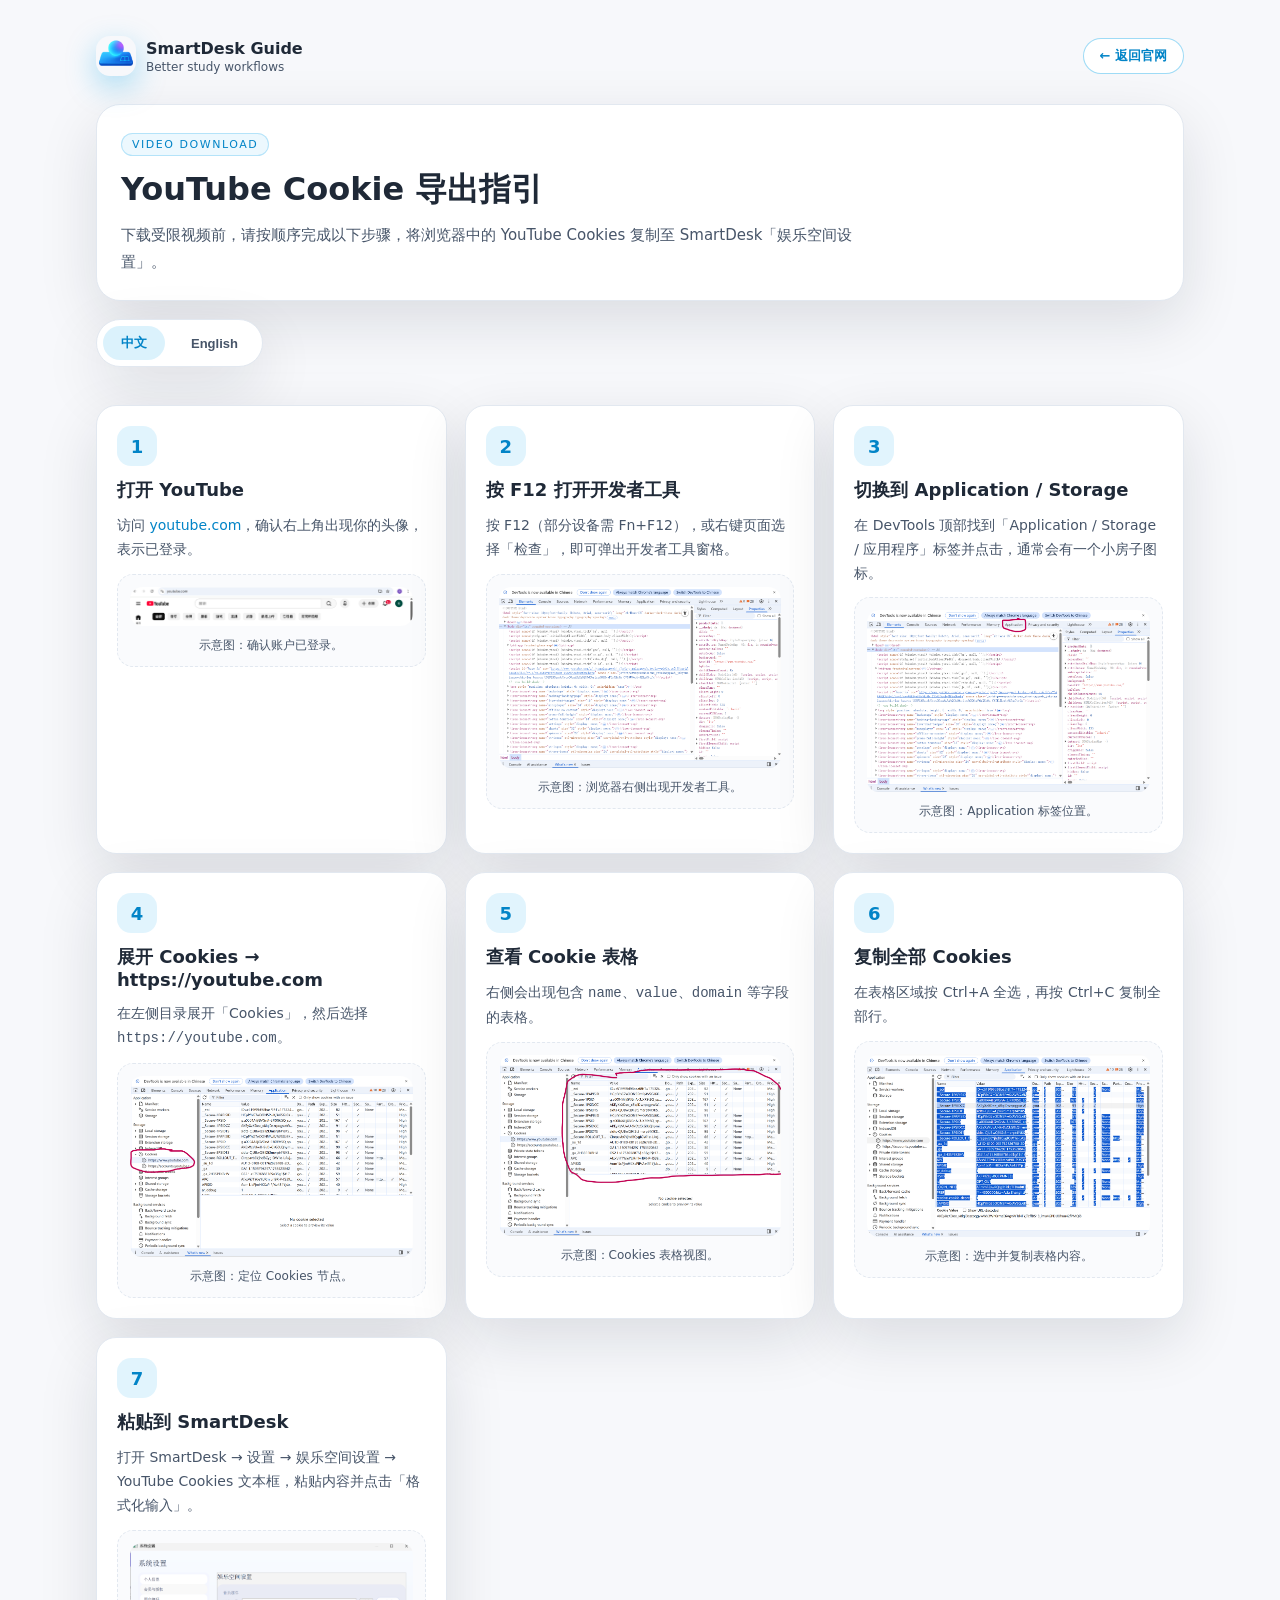
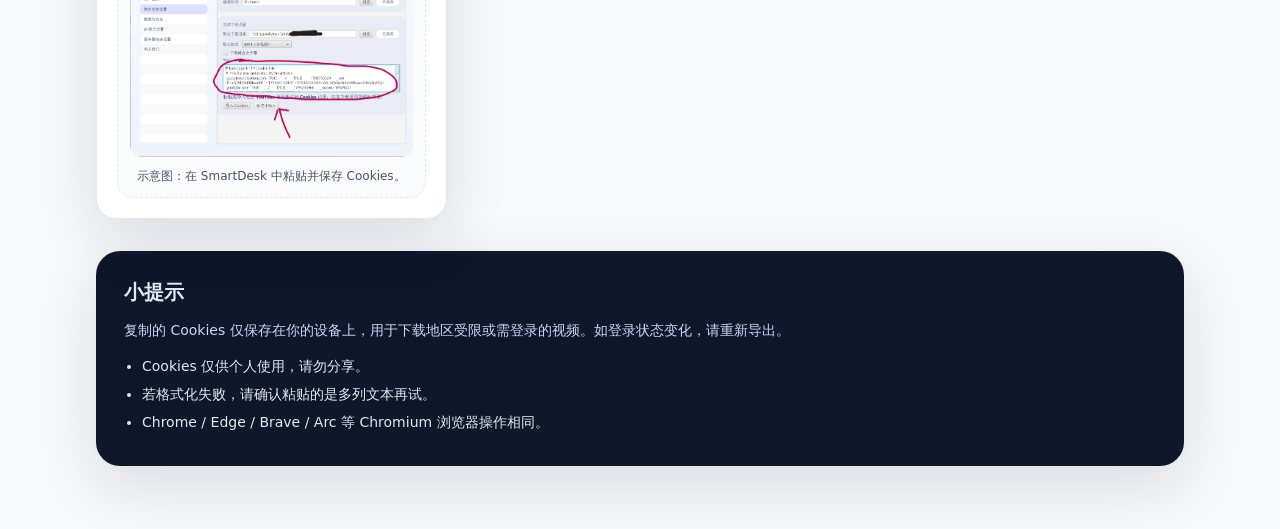
<file: youtube-cookie-guide.html>
<!DOCTYPE html>
<html lang="zh-CN">
<head>
  <meta charset="UTF-8" />
  <title>YouTube Cookie 导出指引 | SmartDesk</title>
  <meta name="viewport" content="width=device-width, initial-scale=1" />
  <meta name="description" content="一步步导出 YouTube Cookies 并粘贴到 SmartDesk 娱乐空间设置的图文指引，可在中文或英文界面间切换。" />
  <style>
    :root {
      --bg: #f7f8fb;
      --surface: #ffffff;
      --text: #1f2937;
      --text-soft: #475569;
      --border: #e2e8f0;
      --primary: #0ea5e9;
      --primary-dark: #0284c7;
      --radius-lg: 24px;
      --shadow: 0 20px 60px rgba(15, 23, 42, 0.12);
    }

    * { box-sizing: border-box; margin: 0; padding: 0; }

    body {
      font-family: "Inter", "Segoe UI", -apple-system, BlinkMacSystemFont, system-ui, sans-serif;
      background: var(--bg);
      color: var(--text);
      min-height: 100vh;
      -webkit-font-smoothing: antialiased;
    }

    a { color: var(--primary-dark); text-decoration: none; }
    a:hover { text-decoration: underline; }

    .page { max-width: 1120px; margin: 0 auto; padding: 24px 16px 64px; }

    .nav {
      display: flex;
      align-items: center;
      justify-content: space-between;
      padding: 12px 0 20px;
    }

    .brand { display: flex; align-items: center; gap: 10px; }

    .logo {
      width: 40px;
      height: 40px;
      border-radius: 14px;
      overflow: hidden;
      box-shadow: 0 10px 30px rgba(14, 165, 233, 0.35);
    }

    .logo img { width: 100%; height: 100%; object-fit: cover; display: block; }

    .brand-text { display: flex; flex-direction: column; gap: 2px; }
    .brand-text strong { font-size: 16px; color: var(--text); }
    .brand-text span { font-size: 12px; color: var(--text-soft); }

    .return-link {
      padding: 8px 16px;
      border-radius: 999px;
      border: 1px solid rgba(14,165,233,0.4);
      color: var(--primary-dark);
      font-size: 13px;
      font-weight: 600;
      background: #fff;
      display: inline-flex;
      align-items: center;
      gap: 6px;
      cursor: pointer;
      transition: background 0.16s ease, box-shadow 0.16s ease, transform 0.1s ease;
    }

    .return-link:hover {
      background: rgba(14,165,233,0.08);
      text-decoration: none;
      box-shadow: 0 8px 24px rgba(15,23,42,0.08);
      transform: translateY(-0.5px);
    }

    .hero {
      margin-top: 8px;
      background: var(--surface);
      border-radius: var(--radius-lg);
      border: 1px solid var(--border);
      padding: 28px 24px 24px;
      box-shadow: var(--shadow);
    }

    .pill {
      display: inline-flex;
      align-items: center;
      padding: 4px 10px;
      border-radius: 999px;
      font-size: 11px;
      letter-spacing: 0.14em;
      text-transform: uppercase;
      background: rgba(14,165,233,0.08);
      color: var(--primary-dark);
      border: 1px solid rgba(14,165,233,0.25);
      margin-bottom: 12px;
    }

    .hero-title { font-size: clamp(26px, 4vw, 32px); font-weight: 700; margin-bottom: 10px; }
    .hero-desc { color: var(--text-soft); line-height: 1.8; font-size: 15px; max-width: 760px; }

    .lang-switch {
      margin: 18px 0 10px;
      display: inline-flex;
      gap: 8px;
      background: var(--surface);
      padding: 6px;
      border-radius: 999px;
      border: 1px solid var(--border);
      box-shadow: var(--shadow);
    }

    .lang-switch button {
      border: none;
      background: transparent;
      padding: 8px 18px;
      border-radius: 999px;
      font-size: 13px;
      font-weight: 600;
      color: var(--text-soft);
      cursor: pointer;
      transition: background 0.2s ease, color 0.2s ease;
    }

    .lang-switch button.active {
      background: rgba(14,165,233,0.15);
      color: var(--primary-dark);
    }

    .steps-grid {
      margin-top: 28px;
      display: grid;
      grid-template-columns: repeat(auto-fit, minmax(280px, 1fr));
      gap: 18px;
    }

    .step-card {
      background: var(--surface);
      border: 1px solid var(--border);
      border-radius: 20px;
      padding: 20px;
      box-shadow: var(--shadow);
      display: flex;
      flex-direction: column;
      gap: 12px;
    }

    .step-number {
      width: 40px;
      height: 40px;
      border-radius: 14px;
      background: rgba(14,165,233,0.12);
      color: var(--primary-dark);
      font-weight: 700;
      display: flex;
      align-items: center;
      justify-content: center;
      font-size: 18px;
    }

    .step-title { font-size: 18px; font-weight: 600; }
    .step-desc { font-size: 14px; line-height: 1.7; color: var(--text-soft); }

    .step-figure {
      border: 1px dashed var(--border);
      border-radius: 16px;
      padding: 12px;
      background: rgba(248,250,252,0.7);
      text-align: center;
      font-size: 12px;
      color: var(--text-soft);
    }

    .step-figure img {
      max-width: 100%;
      border-radius: 12px;
      margin-bottom: 8px;
    }

    .tips {
      margin-top: 32px;
      background: #0f172a;
      color: #e2e8f0;
      border-radius: 24px;
      padding: 28px;
      box-shadow: var(--shadow);
    }

    .tips h3 { font-size: 20px; margin-bottom: 12px; }
    .tips p { font-size: 14px; line-height: 1.8; color: #cbd5f5; }
    .tips ul { margin-top: 12px; padding-left: 18px; }
    .tips li { font-size: 14px; line-height: 1.7; margin-bottom: 4px; }

    @media (max-width: 640px) {
      .step-card { gap: 10px; }
      .step-title { font-size: 16px; }
    }
  </style>
</head>
<body>
  <div class="page">
    <header class="nav">
      <div class="brand">
        <div class="logo"><img src="logo.png" alt="SmartDesk Logo" /></div>
        <div class="brand-text">
          <strong>SmartDesk Guide</strong>
          <span>Better study workflows</span>
        </div>
      </div>
      <a class="return-link" href="index.html" data-lang-link-target="index.html">
        <span data-lang="zh">← 返回官网</span>
        <span data-lang="en" hidden>← Back to site</span>
      </a>
    </header>

    <section class="hero">
      <span class="pill">Video Download</span>
      <h1 class="hero-title">
        <span data-lang="zh">YouTube Cookie 导出指引</span>
        <span data-lang="en" hidden>YouTube Cookie Export Guide</span>
      </h1>
      <p class="hero-desc">
        <span data-lang="zh">
          下载受限视频前，请按顺序完成以下步骤，将浏览器中的 YouTube Cookies 复制至 SmartDesk「娱乐空间设置」。
        </span>
        <span data-lang="en" hidden>
          Follow these steps to export browser cookies from YouTube and paste them into SmartDesk &gt; Entertainment settings before downloading restricted videos.
        </span>
      </p>
    </section>

    <div class="lang-switch" role="group" aria-label="Language switcher">
      <button type="button" data-lang-option="zh" class="active">中文</button>
      <button type="button" data-lang-option="en">English</button>
    </div>

    <section class="steps-grid">
      <article class="step-card">
        <div class="step-number">1</div>
        <div class="step-title">
          <span data-lang="zh">打开 YouTube</span>
          <span data-lang="en" hidden>Open YouTube</span>
        </div>
        <div class="step-desc">
          <p data-lang="zh">访问 <a href="https://youtube.com" target="_blank" rel="noopener">youtube.com</a>，确认右上角出现你的头像，表示已登录。</p>
          <p data-lang="en" hidden>Visit <a href="https://youtube.com" target="_blank" rel="noopener">youtube.com</a> and make sure your profile avatar appears in the top-right corner.</p>
        </div>
        <figure class="step-figure">
          <img src="images/youtube_guide1.png" alt="Step 1 screenshot placeholder" />
          <figcaption>
            <span data-lang="zh">示意图：确认账户已登录。</span>
            <span data-lang="en" hidden>Illustration: verify you are signed in.</span>
          </figcaption>
        </figure>
      </article>

      <article class="step-card">
        <div class="step-number">2</div>
        <div class="step-title">
          <span data-lang="zh">按 F12 打开开发者工具</span>
          <span data-lang="en" hidden>Press F12 to open DevTools</span>
        </div>
        <div class="step-desc">
          <p data-lang="zh">按 F12（部分设备需 Fn+F12），或右键页面选择「检查」，即可弹出开发者工具窗格。</p>
          <p data-lang="en" hidden>Press F12 (Fn+F12 on some laptops) or right-click and choose “Inspect” to launch DevTools.</p>
        </div>
        <figure class="step-figure">
          <img src="images/youtube_guide2.png" alt="Step 2 screenshot placeholder" />
          <figcaption>
            <span data-lang="zh">示意图：浏览器右侧出现开发者工具。</span>
            <span data-lang="en" hidden>Illustration: DevTools panel on the right.</span>
          </figcaption>
        </figure>
      </article>

      <article class="step-card">
        <div class="step-number">3</div>
        <div class="step-title">
          <span data-lang="zh">切换到 Application / Storage</span>
          <span data-lang="en" hidden>Switch to Application / Storage</span>
        </div>
        <div class="step-desc">
          <p data-lang="zh">在 DevTools 顶部找到「Application / Storage / 应用程序」标签并点击，通常会有一个小房子图标。</p>
          <p data-lang="en" hidden>Locate the “Application” or “Storage” tab (house icon) and click it.</p>
        </div>
        <figure class="step-figure">
          <img src="images/youtube_guide3.png" alt="Step 3 screenshot placeholder" />
          <figcaption>
            <span data-lang="zh">示意图：Application 标签位置。</span>
            <span data-lang="en" hidden>Illustration: where the Application tab sits.</span>
          </figcaption>
        </figure>
      </article>

      <article class="step-card">
        <div class="step-number">4</div>
        <div class="step-title">
          <span data-lang="zh">展开 Cookies → https://youtube.com</span>
          <span data-lang="en" hidden>Expand Cookies → https://youtube.com</span>
        </div>
        <div class="step-desc">
          <p data-lang="zh">在左侧目录展开「Cookies」，然后选择 <code>https://youtube.com</code>。</p>
          <p data-lang="en" hidden>In the left tree, expand “Cookies” and click <code>https://youtube.com</code>.</p>
        </div>
        <figure class="step-figure">
          <img src="images/youtube_guide4.png" alt="Step 4 screenshot placeholder" />
          <figcaption>
            <span data-lang="zh">示意图：定位 Cookies 节点。</span>
            <span data-lang="en" hidden>Illustration: selecting the YouTube cookie node.</span>
          </figcaption>
        </figure>
      </article>

      <article class="step-card">
        <div class="step-number">5</div>
        <div class="step-title">
          <span data-lang="zh">查看 Cookie 表格</span>
          <span data-lang="en" hidden>Review the cookie table</span>
        </div>
        <div class="step-desc">
          <p data-lang="zh">右侧会出现包含 <code>name</code>、<code>value</code>、<code>domain</code> 等字段的表格。</p>
          <p data-lang="en" hidden>The right panel now lists cookie rows with name, value, domain, etc.</p>
        </div>
        <figure class="step-figure">
          <img src="images/youtube_guide5.png" alt="Step 5 screenshot placeholder" />
          <figcaption>
            <span data-lang="zh">示意图：Cookies 表格视图。</span>
            <span data-lang="en" hidden>Illustration: cookie table view.</span>
          </figcaption>
        </figure>
      </article>

      <article class="step-card">
        <div class="step-number">6</div>
        <div class="step-title">
          <span data-lang="zh">复制全部 Cookies</span>
          <span data-lang="en" hidden>Copy all cookies</span>
        </div>
        <div class="step-desc">
          <p data-lang="zh">在表格区域按 Ctrl+A 全选，再按 Ctrl+C 复制全部行。</p>
          <p data-lang="en" hidden>Press Ctrl+A then Ctrl+C inside the table to copy every row.</p>
        </div>
        <figure class="step-figure">
          <img src="images/youtube_guide6.png" alt="Step 6 screenshot placeholder" />
          <figcaption>
            <span data-lang="zh">示意图：选中并复制表格内容。</span>
            <span data-lang="en" hidden>Illustration: select and copy all rows.</span>
          </figcaption>
        </figure>
      </article>

      <article class="step-card">
        <div class="step-number">7</div>
        <div class="step-title">
          <span data-lang="zh">粘贴到 SmartDesk</span>
          <span data-lang="en" hidden>Paste into SmartDesk</span>
        </div>
        <div class="step-desc">
          <p data-lang="zh">打开 SmartDesk → 设置 → 娱乐空间设置 → YouTube Cookies 文本框，粘贴内容并点击「格式化输入」。</p>
          <p data-lang="en" hidden>Open SmartDesk → Settings → Entertainment Space → YouTube Cookies, paste the text and tap “Format input”.</p>
        </div>
        <figure class="step-figure">
          <img src="images/youtube_guide7.png" alt="Step 7 screenshot placeholder" />
          <figcaption>
            <span data-lang="zh">示意图：在 SmartDesk 中粘贴并保存 Cookies。</span>
            <span data-lang="en" hidden>Illustration: paste and save cookies inside SmartDesk.</span>
          </figcaption>
        </figure>
      </article>
    </section>

    <section class="tips">
      <h3>
        <span data-lang="zh">小提示</span>
        <span data-lang="en" hidden>Extra tips</span>
      </h3>
      <p>
        <span data-lang="zh">复制的 Cookies 仅保存在你的设备上，用于下载地区受限或需登录的视频。如登录状态变化，请重新导出。</span>
        <span data-lang="en" hidden>The copied cookies stay on your device and let SmartDesk download region-locked / login-required videos. Re-export them whenever your login changes.</span>
      </p>
      <ul>
        <li>
          <span data-lang="zh">Cookies 仅供个人使用，请勿分享。</span>
          <span data-lang="en" hidden>Keep cookies to yourself—never share them.</span>
        </li>
        <li>
          <span data-lang="zh">若格式化失败，请确认粘贴的是多列文本再试。</span>
          <span data-lang="en" hidden>If formatting fails, ensure the pasted text still contains multiple columns.</span>
        </li>
        <li>
          <span data-lang="zh">Chrome / Edge / Brave / Arc 等 Chromium 浏览器操作相同。</span>
          <span data-lang="en" hidden>The steps are identical on Chromium browsers such as Chrome, Edge, Brave, or Arc.</span>
        </li>
      </ul>
    </section>
  </div>

  <script>
    (function() {
      const SUPPORTED = ["zh", "en"];
      const STORAGE_KEY = "smartdesk-youtube-guide-lang";
      const PARAM = "lang";
      const buttons = document.querySelectorAll('[data-lang-option]');

      function detectInitialLang() {
        const url = new URL(window.location.href);
        const queryLang = url.searchParams.get(PARAM);
        if (SUPPORTED.includes(queryLang)) {
          return queryLang;
        }
        const stored = localStorage.getItem(STORAGE_KEY);
        if (SUPPORTED.includes(stored)) {
          return stored;
        }
        return document.documentElement.lang || "zh";
      }

      function applyLang(lang) {
        if (!SUPPORTED.includes(lang)) {
          lang = "zh";
        }
        document.documentElement.lang = lang === "en" ? "en" : "zh-CN";
        document.querySelectorAll('[data-lang]').forEach((node) => {
          const nodeLang = node.getAttribute('data-lang');
          node.hidden = nodeLang !== lang;
        });
        document.querySelectorAll('[data-lang-link-target]').forEach((link) => {
          const target = link.getAttribute('data-lang-link-target');
          if (!target) {
            return;
          }
          const cleanTarget = target.replace(/\?lang=(zh|en)/, '');
          link.setAttribute('href', cleanTarget + '?lang=' + lang);
        });
        buttons.forEach((btn) => {
          btn.classList.toggle('active', btn.getAttribute('data-lang-option') === lang);
        });
        const url = new URL(window.location.href);
        url.searchParams.set(PARAM, lang);
        window.history.replaceState({}, '', url.toString());
        localStorage.setItem(STORAGE_KEY, lang);
      }

      const initial = detectInitialLang();
      applyLang(initial);
      buttons.forEach((btn) => {
        btn.addEventListener('click', () => {
          const lang = btn.getAttribute('data-lang-option');
          applyLang(lang);
        });
      });
    })();
  </script>
</body>
</html>
</file>
<file: styles.css>
:root {
  --bg: #f7f8fb;
  --surface: #ffffff;
  --text-strong: #0f172a;
  --text: #1f2937;
  --text-soft: #64748b;
  --border: #e2e8f0;
  --primary: #0ea5e9;
  --primary-dark: #0284c7;
  --accent: #9333ea;
  --radius-lg: 20px;
  --shadow: 0 15px 40px rgba(15, 23, 42, 0.08);
}

* {
  box-sizing: border-box;
  margin: 0;
  padding: 0;
}

body {
  font-family: "Inter", "Segoe UI", -apple-system, BlinkMacSystemFont, sans-serif;
  background: var(--bg);
  color: var(--text);
  min-height: 100vh;
}

a {
  color: var(--primary-dark);
  text-decoration: none;
}

a:hover {
  text-decoration: underline;
}

.page {
  max-width: 1080px;
  margin: 0 auto;
  padding: 32px 16px 64px;
}

.nav {
  display: flex;
  align-items: center;
  justify-content: space-between;
  gap: 16px;
  padding: 20px 0 16px;
}

.brand {
  display: flex;
  align-items: center;
  gap: 12px;
}

.logo {
  width: 42px;
  height: 42px;
  border-radius: 12px;
  overflow: hidden;
  box-shadow: 0 10px 30px rgba(14, 165, 233, 0.35);
}

.logo img {
  width: 100%;
  height: 100%;
  object-fit: cover;
  display: block;
}

.brand-text {
  display: flex;
  flex-direction: column;
}

.brand-text strong {
  color: var(--text-strong);
  font-size: 15px;
}

.brand-text span {
  color: var(--text-soft);
  font-size: 12px;
}

.nav-links {
  display: flex;
  gap: 14px;
  font-size: 14px;
  color: var(--text-soft);
}

.nav-link {
  padding: 8px 12px;
  border-radius: 999px;
  transition: background 0.2s ease;
}

.nav-link:hover {
  background: rgba(14, 165, 233, 0.08);
  color: var(--text-strong);
}

.nav-actions {
  display: flex;
  align-items: center;
  gap: 12px;
}

.language-switch {
  display: inline-flex;
  border: 1px solid var(--border);
  border-radius: 999px;
  overflow: hidden;
  background: #fff;
}

.language-switch button {
  border: 0;
  background: transparent;
  padding: 6px 14px;
  font-size: 12px;
  color: var(--text-soft);
  cursor: pointer;
  transition: background 0.2s ease, color 0.2s ease;
}

.language-switch button.is-active {
  background: var(--primary);
  color: #fff;
}

.cta {
  padding: 10px 20px;
  border-radius: 999px;
  background: var(--text-strong);
  color: #fff;
  font-size: 13px;
  font-weight: 600;
  border: none;
}

.hero {
  margin-top: 24px;
  background: var(--surface);
  border-radius: var(--radius-lg);
  border: 1px solid var(--border);
  padding: 42px;
  box-shadow: var(--shadow);
  display: grid;
  grid-template-columns: repeat(auto-fit, minmax(280px, 1fr));
  gap: 28px;
}

.hero h1 {
  font-size: clamp(34px, 5vw, 48px);
  color: var(--text-strong);
  margin-bottom: 18px;
}

.hero p {
  font-size: 16px;
  color: var(--text);
  line-height: 1.7;
  margin-bottom: 24px;
}

.hero-actions {
  display: flex;
  gap: 14px;
  flex-wrap: wrap;
  font-size: 14px;
}

.cta.secondary {
  background: #fff;
  color: var(--primary);
  border: 1px solid rgba(14, 165, 233, 0.4);
}

.cta.secondary:hover {
  background: rgba(14, 165, 233, 0.12);
  color: var(--primary-dark);
}

.section {
  margin-top: 48px;
}

.space-entry {
  margin-top: 24px;
  background: var(--surface);
  border: 1px solid var(--border);
  border-radius: var(--radius-lg);
  padding: 28px;
  box-shadow: var(--shadow);
  display: flex;
  flex-direction: column;
  gap: 24px;
}

.space-preview {
  display: block;
}

.space-meta {
  min-width: auto;
}

.space-date-row {
  display: flex;
  align-items: center;
  justify-content: space-between;
  gap: 12px;
  flex-wrap: wrap;
  margin-bottom: 12px;
}

.space-date-row .space-tags {
  order: 1;
}

.space-date {
  order: 2;
  font-size: 20px;
  color: var(--text-strong);
  margin-bottom: 0;
}

.space-tags {
  display: flex;
  gap: 8px;
  margin-bottom: 12px;
  flex-wrap: wrap;
}

.space-tag {
  font-size: 12px;
  letter-spacing: 0.08em;
  text-transform: uppercase;
  border-radius: 999px;
  padding: 5px 14px;
  border: 1px solid rgba(14, 165, 233, 0.4);
  background: rgba(14, 165, 233, 0.08);
  color: var(--text-strong);
  font-weight: 600;
}

.space-preview p {
  font-size: 13px;
  color: var(--text-soft);
  line-height: 1.7;
}

.space-cards-grid {
  flex: 2;
  display: grid;
  grid-template-columns: repeat(3, minmax(0, 1fr));
  gap: 14px;
}

@media (max-width: 900px) {
  .space-cards-grid {
    grid-template-columns: repeat(auto-fit, minmax(220px, 1fr));
  }
}

.space-card {
  background: var(--bg);
  border: 1px solid var(--border);
  border-radius: var(--radius-lg);
  padding: 18px;
  min-height: 170px;
}

.space-card h3 {
  font-size: 16px;
  margin-bottom: 10px;
  color: var(--text-strong);
}

.space-card p {
  font-size: 13px;
  color: var(--text-soft);
  margin-bottom: 10px;
}

.space-card ul {
  list-style: none;
  padding-left: 0;
  color: var(--text);
  font-size: 13px;
}

.space-card ul li + li {
  margin-top: 6px;
}

.space-customization {
  border-top: 1px dashed var(--border);
  padding-top: 16px;
  display: flex;
  flex-direction: column;
  gap: 8px;
}

.space-customization ul {
  list-style: none;
  padding-left: 0;
  margin: 0;
  display: flex;
  flex-wrap: wrap;
  gap: 12px;
}

.space-customization li {
  background: rgba(147, 51, 234, 0.08);
  color: var(--text);
  padding: 6px 10px;
  border-radius: 999px;
  font-size: 12px;
}

.section-header {
  margin-bottom: 20px;
}

.section-header span {
  text-transform: uppercase;
  letter-spacing: 0.14em;
  font-size: 12px;
  color: var(--primary-dark);
}

.section-header h2 {
  font-size: 26px;
  color: var(--text-strong);
  margin-top: 10px;
}

.section-header p {
  font-size: 14px;
  color: var(--text-soft);
  margin-top: 10px;
  max-width: 640px;
  line-height: 1.7;
}

.cards {
  display: grid;
  grid-template-columns: repeat(auto-fit, minmax(240px, 1fr));
  gap: 18px;
}

.card {
  background: var(--surface);
  border: 1px solid var(--border);
  border-radius: var(--radius-lg);
  padding: 20px;
  box-shadow: var(--shadow);
  font-size: 14px;
  line-height: 1.6;
  color: var(--text);
}

.card h3 {
  font-size: 18px;
  margin-bottom: 8px;
  color: var(--text-strong);
}

.card p {
  color: var(--text-soft);
  font-size: 13px;
  line-height: 1.7;
}

.card ul {
  list-style: none;
  margin-top: 10px;
  color: var(--text);
}

.card ul li + li {
  margin-top: 6px;
}

.pill {
  display: inline-block;
  margin-top: 12px;
  padding: 4px 10px;
  border-radius: 999px;
  font-size: 12px;
  color: var(--primary-dark);
  background: rgba(14, 165, 233, 0.12);
}

.table-wrapper {
  background: var(--surface);
  border: 1px solid var(--border);
  border-radius: var(--radius-lg);
  box-shadow: var(--shadow);
  padding: 20px;
  overflow-x: auto;
}

table {
  width: 100%;
  border-collapse: collapse;
  font-size: 13px;
}

th,
td {
  padding: 12px 10px;
  border-bottom: 1px solid var(--border);
  text-align: left;
  color: var(--text);
}

th {
  color: var(--text-soft);
  font-size: 12px;
  letter-spacing: 0.08em;
  text-transform: uppercase;
}

tbody tr:last-child td {
  border-bottom: none;
}

.trust {
  background: linear-gradient(135deg, #f0f9ff, #f8f5ff);
  border: 1px solid rgba(14, 165, 233, 0.15);
  border-radius: var(--radius-lg);
  padding: 28px;
  margin-top: 32px;
}

footer {
  margin-top: 48px;
  font-size: 12px;
  color: var(--text-soft);
  text-align: center;
}

.footer-links {
  margin-top: 4px;
  display: flex;
  justify-content: center;
  gap: 8px;
  flex-wrap: wrap;
}

.space-card img,
.card img,
.space-customization img {
  width: 100%;
  border-radius: 12px;
  margin-top: 12px;
}

.card img {
  width: 100%;
  border-radius: 12px;
  margin-top: 12px;
  display: block;
}
</file>
